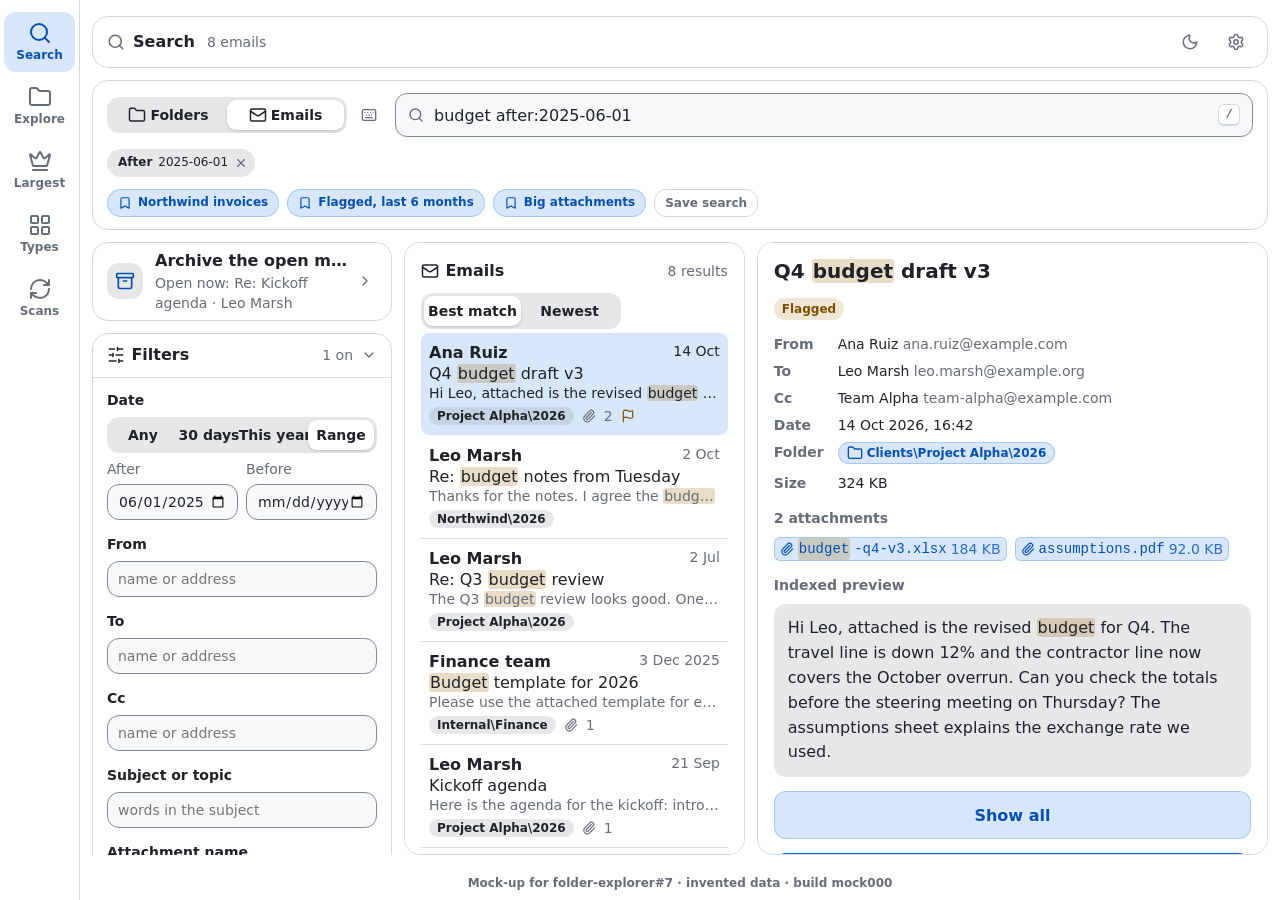
<file: docs/design/unified-app-mockup.html>
<!DOCTYPE html>
<html lang="en">
<head>
<meta charset="utf-8">
<meta name="viewport" content="width=device-width, initial-scale=1, maximum-scale=1, user-scalable=no, viewport-fit=cover">
<meta name="apple-mobile-web-app-status-bar-style" content="default">
<meta name="theme-color" content="#ffffff" media="(prefers-color-scheme: light)">
<meta name="theme-color" content="#0d1117" media="(prefers-color-scheme: dark)">
<title>Folder explorer mock-up</title>
<script>
  (function () {
    var app = 'fe7-mockup';
    var root = document.documentElement;
    var theme = null;
    var size = null;
    try {
      theme = localStorage.getItem(app + '.theme');
      size = localStorage.getItem(app + '.textsize');
    } catch (e) {}
    var dark = theme ? theme === 'dark'
      : window.matchMedia('(prefers-color-scheme: dark)').matches;
    root.dataset.theme = dark ? 'dark' : 'light';
    root.dataset.textsize = size === 'small' || size === 'large' ? size : 'default';
  })();
</script>
<style>
/* ---- tokens.css (folder-explorer, inlined) ---- */
/* Fleet design tokens, transcribed from ~/.claude/design.md (light) and design.dark.md (dark).
   Values only; every component reads them by name. /design-sync reports drift. */
:root {
  --bg: #ffffff;
  --card: #ffffff;
  --card-off: #f6f8fa;
  --card-2: #f6f8fa;
  --ink: #1f2328;
  --muted: #656d76;
  --line: #d1d9e0;
  --line-muted: #d8dee4;
  --accent: #0969da;
  --accent-fg: #ffffff;
  --accent-fill: #0969da;
  --accent-text: #0550ae;
  --control-border: #818b98;
  --deficit: #cf222e;
  --success: #1a7f37;
  --shadow: 0 8px 24px rgba(31, 35, 40, 0.12);
  --tabbar-bg: rgba(255, 255, 255, 0.62); --tabbar-border: rgba(0, 0, 0, 0.08);
  --tabbar-pill: rgba(0, 0, 0, 0.07); --tabbar-shadow: 0 8px 28px -6px rgba(20, 24, 40, 0.2), 0 1px 4px rgba(20, 24, 40, 0.06);
  --danger-text: #a40e26;
  --attention: #9a6700;
  --attention-text: #7d4e00;
  --tile-green: #1f883d;
  --tile-blue: #0969da;
  --tile-purple: #8250df;
  --tile-orange: #bc4c00;
  --tile-yellow: #bf8700;
  --input-bg: var(--card-off);
  --toggle-knob: #ffffff;
  --accent-soft: color-mix(in srgb, var(--accent) 16%, transparent);
  --accent-border-soft: color-mix(in srgb, var(--accent) 24%, transparent);
  --accent-border-strong: color-mix(in srgb, var(--accent) 28%, transparent);
  --neutral-soft: color-mix(in srgb, var(--muted) 16%, transparent);
  --radius-sm: 8px;
  --radius-md: 12px;
  --radius: 16px;
  --radius-pill: 9999px;
  --radius-nav: 30px;
  --space-xs: 4px;
  --space-sm: 8px;
  --space-md: 16px;
  --space-lg: 24px;
  --space-xl: 32px;
  --gap: 12px;
  --hit-min: 44px;
  --row-sm: 44px;
  --row-md: 52px;
  --row-lg: 60px;
  --control-h: 36px;
  --layout-measure: 772px;
  --layout-rail: 80px;
  --font: system-ui, -apple-system, "Segoe UI", Roboto, sans-serif;
  --font-heading-xl: 2rem;
  --font-heading-lg: 1.5rem;
  --font-heading-md: 1.25rem;
  --font-body: 1rem;
  --font-body-sm: 0.875rem;
  --font-label: 0.875rem;
  --font-caption: 0.75rem;
  --icon-inline: 16px;
  --icon-title: 18px;
  --icon-feature: 24px;
  --tile-size: 48px;
  color-scheme: light dark;
}
[data-theme="dark"] {
  --bg: #0d1117;
  --card: #161b22;
  --card-off: #010409;
  --card-2: #21262d;
  --ink: #e6edf3;
  --muted: #7d8590;
  --line: #30363d;
  --line-muted: #21262d;
  --accent: #2f81f7;
  --accent-fg: #ffffff;
  --accent-fill: #1f6feb;
  --accent-text: #58a6ff;
  --control-border: #6e7681;
  --deficit: #f85149;
  --success: #3fb950;
  --shadow: 0 8px 24px rgba(1, 4, 9, 0.6);
  --tabbar-bg: rgba(42, 45, 52, 0.55); --tabbar-border: rgba(255, 255, 255, 0.14);
  --tabbar-pill: rgba(255, 255, 255, 0.14); --tabbar-shadow: 0 10px 30px -6px rgba(0, 0, 0, 0.6);
  --danger-text: #ff7b72;
  --attention: #d29922;
  --attention-text: #e3b341;
  --tile-green: #238636;
  --tile-blue: #1f6feb;
  --tile-purple: #8957e5;
  --tile-orange: #bd561d;
  --tile-yellow: #9e6a03;
  --input-bg: var(--line-muted);
  --toggle-knob: #ffffff;
}

/* ---- _vendored/base/base.css (folder-explorer, inlined) ---- */
/* Fleet base — the element-level rules every other component assumes.
 *
 * VENDORED VERBATIM from project-scaffolding. Do NOT edit this file per-app:
 * per-app variation is markup and token values only.
 *
 * Form controls do not inherit type or ink from the page: the UA stylesheet
 * gives button/input/select/textarea their own font (Arial at 13.33px on
 * Windows Chrome; the system font on iOS and Android, which is why it only
 * shows on desktop) and a system text color. An app that sets its font stack
 * on `body` alone renders every bare control, and every row built as a
 * <button>, in a second typeface. This pulls the
 * app's font (family, size, weight, style) and text color onto every
 * control, classed or bare.
 *
 * line-height stays at the UA's `normal`: the shorthand would also inherit
 * the body's (often 1.5), which grows every padded control's box (the nav
 * tab 34 -> 40px, button-tint 48 -> 52px in the gallery). The fix is the
 * typeface, not the geometry; a component that wants the body's
 * line-height sets it on its own class, as button-primary does.
 *
 * Element selectors only (specificity 0,0,1), so any component class
 * overrides them without a fight. Load this file before every other
 * stylesheet.
 */

button,
input,
select,
textarea {
  font: inherit;
  line-height: normal;
  color: inherit;
}

/* A bare control (no class) is a tap target on a touch device, so it takes the
 * 44px floor with real height: an <input> or <select> has no ::before to grow.
 * A classed control owns its own geometry, and `:where()` keeps this at zero
 * specificity. A <select> takes `height` because iOS ignores `min-height` on
 * one; a checkbox, radio, range and the like keep their native size. */
@media (pointer: coarse) {
  :where(
    button:not([class]),
    input:not([class]):not([type="checkbox"], [type="radio"], [type="range"], [type="hidden"], [type="file"], [type="color"])
  ) {
    box-sizing: border-box;
    min-height: var(--row-sm, 44px);
  }
  :where(select:not([class])) {
    box-sizing: border-box;
    height: var(--row-sm, 44px);
  }
}

/* ---- _vendored/card/card.css (folder-explorer, inlined) ---- */
/* Fleet card — the base content group (design.md v2 "Component contracts").
 *
 * VENDORED VERBATIM from project-scaffolding. Do NOT edit this file per-app:
 * per-app variation is markup and token values only. Normalized from
 * the polish-round reference implementation.
 *
 * Contract: an elevated surface one step above the canvas — surface color +
 * hairline border, no shadow (rounded.lg corners, spacing.md padding). The
 * header is one row: leading title-size glyph + bold title + optional muted
 * meta, with a right-pinned chevron or meta value.
 */

.card {
  background: var(--card);
  border: 1px solid var(--line);
  border-radius: var(--radius);
  color: var(--ink);
  padding: var(--space-md);
}

/* Header row: title cluster left, meta/affordance pinned right. */
.card-head {
  display: flex;
  align-items: center;
  justify-content: space-between;
  gap: var(--space-sm);
}
.card-title {
  display: inline-flex;
  align-items: center;
  gap: 0.4em;
  margin: 0;
  font-size: var(--font-body);
  font-weight: 700;
  min-width: 0;
}
.card-title .icon { width: var(--icon-title); height: var(--icon-title); }
/* Right-pinned meta value (a count, a status word, a chevron). */
.card-head-meta {
  flex: none;
  color: var(--muted);
  font-size: var(--font-label);
}
/* Muted secondary line under the header. */
.card-meta {
  margin: 6px 0 0;
  color: var(--muted);
  font-size: var(--font-caption);
}

/* ---- _vendored/button/button.css (folder-explorer, inlined) ---- */
/* Fleet button — the four-tier action vocabulary (design.md v2 "Component
 * contracts" and the fleet button-tier sweep).
 *
 * VENDORED VERBATIM from project-scaffolding. Do NOT edit this file per-app:
 * per-app variation is markup and token values only. Each tier's declarations
 * are lifted verbatim from the fleet's one shipped reference per tier — the
 * button-tier sweep found a deterministic CSS parse of
 * ~135 button rule variants across 7 apps: the only button ever vendored
 * (.detail-save-btn, embedded in this repo's modal.css) was byte-identical
 * everywhere, while every non-vendored recipe had drifted (one app's
 * .big-btn became a solid primary, another's .ghost-btn became a
 * tint). This file generalizes the reference recipes out of their per-app
 * homes so the drift stops:
 *   - .button-primary        <- the former modal.css .detail-save-btn (this
 *                                repo); the modal now links this file and
 *                                keeps only its footer width:100%. Holds the
 *                                spec's 48px height, never --control-h.
 *   - .button-tint            <- the reference .big-btn recipe
 *   - .button-ghost           <- the fleet-majority .ghost-btn recipe
 *                                (the same shape in two apps, with minor
 *                                padding variance)
 *   - .button-surface         <- the .shaded-btn recipe, core only — the app's
 *                                own opacity-based :disabled and the
 *                                --accent tinted "dirty state" modifier are
 *                                per-app extras, not part of the base tier
 *   - :disabled (all tiers)   <- the reference
 *                                .detail-save-btn:disabled
 *                                — one recipe, both
 *                                themes, never opacity on a solid fill
 *   - .button-tint.danger     <- the outlined destructive recipe (design.md
 *                                "Component contracts");
 *                                the class keeps its old name so consuming
 *                                apps' markup survives a re-vendor, only the
 *                                look changed
 *
 * Contract: button-primary is the one main action per view (solid accent).
 * button-tint is secondary emphasis (accent-soft fill, accent text, soft
 * accent border) — a tint is NOT a ghost. button-ghost is a quiet tertiary
 * action: TRANSPARENT fill on a hairline border, muted text — never a
 * tinted fill. button-surface is a labelled toolbar/utility button at the
 * control height; a glyph-only control is not a tier here but its own
 * component, icon-button/ (unpainted at rest). Every tier shares the one button-disabled recipe (flat
 * card-off / line / muted trio — 4.93:1 light, 4.08:1 dark; see the disabled rule). A destructive action
 * is OUTLINED on `.danger` (transparent fill, danger-text label, --deficit
 * hairline border) — never a fill or tint, the final Delete of a confirm
 * dialog included (measured as COMP-08); status colors
 * never fill a non-status button.
 *
 * No :focus-visible rule here — the app-wide tokenized ring
 * (`:focus-visible { outline: 2px solid var(--accent); outline-offset: 2px }`)
 * already covers every interactive element (design.md's focus contract); a
 * component-local rule would just duplicate it.
 */

.button-primary {
  min-height: 48px;   /* spec value (design.md components.button-primary);
                          the modal's footer primary inherits it. */
  border: 1px solid var(--accent-border-strong);
  border-radius: var(--radius-md);
  background: var(--accent-fill);
  color: var(--accent-fg);
  font: inherit;
  font-weight: 700;
  cursor: pointer;
}

.button-tint {
  background: var(--accent-soft);
  color: var(--accent-text);
  border: 1px solid var(--accent-border-soft);
  border-radius: var(--radius-md);
  padding: 13px;
  min-height: 48px;
  font: inherit;
  line-height: normal;
  font-size: var(--font-body);
  font-weight: 700;
  cursor: pointer;
}
.button-tint:active { transform: scale(0.98); }

/* Destructive = the outlined recipe (design.md): the tint's
   shape (padding, 48px, bold) with the fill and accent border taken off.
   Transparent on the hairline, label in --danger-text, border in --deficit.
   Label contrast over the card (the e2e test asserts >= 4.5:1 in both themes):
   light #a40e26 on #ffffff 7.87:1; dark #ff7b72 on #161b22 6.86:1. The
   --deficit border clears 3:1 for a UI boundary (light 5.36:1, dark 5.16:1).
   The class name stays `.button-tint.danger` so existing markup keeps working;
   only the look changed from the former --deficit-soft tint. */
.button-tint.danger {
  background: transparent;
  color: var(--danger-text);
  border-color: var(--deficit);
}

.button-ghost {
  position: relative;
  background: transparent;
  color: var(--muted);
  border: 1px solid var(--line);
  min-height: var(--control-h);
  padding: 6px 10px;
  font: inherit;
  line-height: normal;
  font-size: var(--font-caption);
  font-weight: 600;
  border-radius: var(--radius-md);
  cursor: pointer;
}

.button-surface {
  position: relative;
  /* The control fill (--input-bg): card-off in light, border-muted (#21262d)
     in dark, never true black on a dark card. */
  background: var(--input-bg, var(--card-off));
  border: 1px solid var(--line);
  border-radius: var(--radius-md);
  height: var(--control-h);
  padding: 0 10px;
  color: var(--muted);
  font: inherit;
  line-height: normal;
  font-size: var(--font-label);
  font-weight: 600;
  cursor: pointer;
}
/* Dark label is fg (12.88:1 on the control fill); fg-muted would be 4.08:1
   Sits before the disabled rule so that stays muted. */
[data-theme="dark"] .button-surface { color: var(--ink); }

/* Both sit at the 36px control height; this grows the tap target to 44px
 * vertically (36 + 2x4) without inflating the visual button. Vertical only, so
 * side-by-side buttons never overlap. */
.button-ghost::before,
.button-surface::before { content: ""; position: absolute; inset: -4px 0; }

/* One disabled recipe for every tier, both themes:
   opacity on a solid fill blends sub-AA either way; the flat card-off/line/
   muted trio reads identically greyed-out in both themes. Measured muted-on-
   fill: 4.93:1 light, 4.08:1 dark, so dark is under the 4.5:1 AA text bar.
   Accepted: WCAG 2.2 SC 1.4.3 exempts text in an inactive UI component.
   Do not raise the colours without the owner.
   The fill is the control fill (--input-bg): card-off in light, border-muted
   (#21262d) in dark, never true black on a dark card. */
.button-primary:disabled,
.button-tint:disabled,
.button-ghost:disabled,
.button-surface:disabled {
  background: var(--input-bg, var(--card-off));
  border-color: var(--line);
  color: var(--muted);
  cursor: default;
}

/* ---- _vendored/icon-button/icon-button.css (folder-explorer, inlined) ---- */
/* Fleet icon button — the glyph-only control (design.md "Component contracts"
 * → icon button).
 *
 * VENDORED VERBATIM from project-scaffolding. Do NOT edit this file per-app:
 * per-app variation is markup and token values only. Normalized from
 * a shipped `.icon-btn`, the fleet's
 * one app-wide icon button, generalized: the box and the target floor are
 * read through fallbacks so the file depends on tokens only.
 *
 * Contract: a glyph on nothing. No fill, border or shadow at rest, one glyph
 * size (--icon-inline, 16px), and hover / press change the glyph colour only
 * (hover -> --ink; aria-pressed="true" -> --accent-text; disabled -> a faint
 * --line glyph, default cursor), so the control never reads as a painted
 * square. A destructive one (`.danger`) stays quiet until hovered, then takes
 * the danger tone. It is NOT `button-surface` — that stays the labelled
 * utility tier (button/).
 *
 * Target: the box is invisible and sized by --icon-btn-box (default 28px,
 * whatever box a context picks); its ::before grows it to the --hit-min floor
 * (44px). Two side by side sit in `.icon-button-group`, whose gap is
 * hit-min minus box, so their effective targets touch and never overlap.
 * A box at or above the floor needs no expansion (the inset clamps to 0).
 *
 * No :focus-visible rule here — the app-wide tokenized ring
 * (`:focus-visible { outline: 2px solid var(--accent); outline-offset: 2px }`)
 * already covers every interactive element (design.md's focus contract); a
 * component-local rule would just duplicate it.
 */

.icon-button {
  position: relative;
  flex: none;
  display: inline-flex;
  align-items: center;
  justify-content: center;
  width: var(--icon-btn-box, 28px);
  height: var(--icon-btn-box, 28px);
  padding: 0;
  border: 0;
  border-radius: var(--radius-sm, 8px);
  background: transparent;
  box-shadow: none;
  color: var(--muted);
  font: inherit;
  line-height: normal;
  cursor: pointer;
}
/* The invisible 44px target: (box - hit-min) / 2 is negative for a compact
 * box, growing the hit area outward on every side; clamped at 0 so a box
 * already at the floor is not shrunk. */
.icon-button::before {
  content: "";
  position: absolute;
  inset: min(0px, calc((var(--icon-btn-box, 28px) - var(--hit-min, 44px)) / 2));
}
.icon-button .icon {
  width: var(--icon-inline);
  height: var(--icon-inline);
}

/* States change the glyph colour only — never a fill. */
.icon-button:not(:disabled):hover { color: var(--ink); }
.icon-button.danger:not(:disabled):hover { color: var(--danger-text); }
.icon-button[aria-pressed="true"] { color: var(--accent-text); }
.icon-button:disabled { color: var(--line); cursor: default; }

/* Neighbouring icon buttons: the gap is the two expansions together
 * (hit-min - box), so the effective targets touch and never overlap. Set
 * --icon-btn-box on the group (or an ancestor), not on one button, so the
 * gap and the boxes read the same value. */
.icon-button-group {
  display: inline-flex;
  align-items: center;
  gap: max(0px, calc(var(--hit-min, 44px) - var(--icon-btn-box, 28px)));
}

/* ---- _vendored/segmented/segmented.css (folder-explorer, inlined) ---- */
/* Fleet segmented control — one exclusive choice among 2-5 peers (design.md
 * "Component contracts" -> segmented control).
 *
 * VENDORED VERBATIM from project-scaffolding. Do NOT edit this file per-app:
 * per-app variation is markup and token values only. Normalized from
 * a shipped `.segmented`, plus its trailing cluster.
 *
 * Contract: one rounded.md track on neutral-soft with a 3px inset and no outer
 * border, holding equal borderless segments. The SELECTED SEGMENT IS THE
 * STATE: raised (card in light, a step above the track in dark) with a soft
 * shadow, aria-pressed="true".
 * The state is never a colour, so an armed mode is not red, and never a
 * sentence above faded options. Every label is fg on the track (12.8:1 light,
 * 11.9:1 dark); fg-muted there is 4.3:1 light and 3.8:1 dark, under AA, so a
 * segment that cannot apply now keeps its fg label and says so through
 * `disabled`, its title and the cursor, never opacity.
 *
 * Targets: segments are adjacent, so each reaches the 44px floor (--row-sm)
 * vertically only and never overlaps a neighbour. A picker (period, view,
 * text size) keeps the control height and grows a vertical-only ::before
 * band; verbs that act on the world (`.segmented--verbs`) get the real 44px
 * row. Width comes from the equal columns: five or fewer options across a
 * phone-width card are each well over 44px. More than five options, or
 * options that are not peers, are a select-native instead (README).
 *
 * The component carries no outer margin; the caller places it.
 */

.segmented {
  /* The segment's own height: the track is this plus the 3px inset twice. */
  --segmented-h: calc(var(--control-h) - 6px);
  display: grid;
  grid-auto-flow: column;
  grid-auto-columns: minmax(0, 1fr);
  min-width: 0;
  padding: 3px;
  border-radius: var(--radius-md);
  background: var(--neutral-soft);
}

.segmented-item {
  position: relative;
  display: inline-flex;
  align-items: center;
  justify-content: center;
  gap: var(--space-xs);
  min-width: 0;
  height: var(--segmented-h);
  padding: 0 4px;
  border: 0;
  border-radius: calc(var(--radius-md) - 3px);
  background: transparent;
  color: var(--ink);
  font: inherit;
  line-height: normal;
  font-size: var(--font-label);
  font-weight: 600;
  white-space: nowrap;
  cursor: pointer;
}
/* The vertical-only band to the 44px floor: (segment - floor) / 2, clamped
 * at 0 so a segment already at the floor is not shrunk. Horizontal stays 0,
 * so neighbouring bands touch and never overlap. */
.segmented-item::before {
  content: "";
  position: absolute;
  inset: min(0px, calc((var(--segmented-h) - var(--row-sm)) / 2)) 0;
}
.segmented-item .icon {
  width: var(--icon-title);
  height: var(--icon-title);
}
.segmented-item:not(:disabled):not([aria-pressed="true"]):hover {
  background: color-mix(in srgb, var(--muted) 10%, transparent);
}
.segmented-item:active:not(:disabled) { transform: scale(0.96); }

/* The selected segment: raised on the card surface. The raise (fill plus
 * shadow), not a hue, is what says which one is on. */
.segmented-item[aria-pressed="true"] {
  background: var(--card);
  box-shadow: 0 1px 3px rgba(0, 0, 0, 0.18);
}
/* Dark: `card` is darker than the track (the track is a muted tint over the
 * card), so the card fill would read pressed in, not raised. The selection takes the same muted
 * tint at 30% over the card, a step above the track's 16%: computed to be
 * lighter than the track on the card, on the page background and on a raised
 * surface, and the fg label on it is 9.6:1 (AA is 4.5:1; the gallery test
 * asserts it). It is built from `--muted` and `--card` only, so no extra
 * token is needed; `--card-2` is not used, because over a card the track
 * (#262c34) is lighter than `--card-2` (#21262d). Light is unchanged. */
[data-theme="dark"] .segmented-item[aria-pressed="true"] {
  background: color-mix(in srgb, var(--muted) 30%, var(--card));
}

/* Unavailable keeps the fg label (see the header); the cursor says it. */
.segmented-item:disabled { cursor: not-allowed; }
.segmented-item[aria-pressed="true"]:disabled { cursor: default; }

/* Verbs that act on the world (an alarm mode, a blind's Up / Stop / Down):
 * the real 44px track, so the band only covers the 3px inset. */
.segmented--verbs { --segmented-h: calc(var(--row-sm) - 6px); }

/* ---- _vendored/select-native/select-native.css (folder-explorer, inlined) ---- */
/* Fleet select-native — the native <select> at the control height (design.md
 * v2 `control` component token, "Component contracts").
 *
 * VENDORED VERBATIM from project-scaffolding. Do NOT edit this file per-app:
 * per-app variation is markup and token values only. Normalized from
 * a shipped `.select-native`.
 *
 * Contract: a native <select> sized to `control` (36px) so a row of inline
 * controls (select / input / toggle) lines up on one line — canvas-subtle
 * fill, hairline border, rounded.md corners, label-size text.
 *
 * iOS gotcha (why this uses `height`, not `min-height`): iOS Safari IGNORES
 * `min-height` on a bare <select> and renders it at its stubby intrinsic
 * height. The height must come from an explicit `height` (respected) — never
 * `min-height`, and never a padding-derived height (that drifts off the 36px
 * `control` lockstep). This is the one place per-app selects kept rendering
 * stubby before the recipe was written down once here.
 *
 * `font: inherit` pulls the app's type system onto the control — UA
 * stylesheets otherwise give form controls their own platform font (Arial on
 * Windows Chrome), the off-brand-control root cause.
 * It sits before `font-size` (the shorthand resets it) and is paired with
 * `line-height: normal` so the control keeps its UA box.
 * `.input-native` (the text input in a modal row) shares this one recipe so
 * a select and an input line up on one line; the modal component links this
 * file rather than re-declaring it.
 */

.input-native,
.select-native {
  height: var(--control-h);
  font: inherit;
  line-height: normal;
  font-size: var(--font-label);
  padding: 0 10px;
  border-radius: var(--radius-md);
  border: 1px solid var(--control-border);
  background: var(--input-bg);
  color: var(--ink);
}

/* On a touch device the select takes real 44px height (design.md "Touch
 * targets"): a native <select> has no ::before to grow its hit area. Explicit
 * `height`, as above, because iOS ignores `min-height` on one. */
@media (pointer: coarse) {
  .input-native,
  .select-native { height: var(--row-sm, 44px); }
}

/* ---- _vendored/switch/switch.css (folder-explorer, inlined) ---- */
/* Fleet switch — the one boolean control (design.md v2 `switch` token block).
 *
 * VENDORED VERBATIM from project-scaffolding. Do NOT edit this file per-app:
 * per-app variation is markup and token values only. Normalized from
 * a shipped switch (it replaced every
 * native checkbox with this control — one boolean control app-wide).
 *
 * shadcn Switch shape: a compact 44x26 track + 20px sliding thumb, no text
 * label — state is read from thumb position + track color; role="switch" +
 * aria-checked carry it for assistive tech. The on-track is the ACCENT
 * (accent-fill, design.md `switch.trackOn`), never green: a switch sits in the
 * same palette as the buttons and tabs beside it. A STATE toggle (alarm armed,
 * a destructive mode) may substitute danger / attention in the app's own
 * markup where that state carries its own meaning; success is never an
 * on-colour.
 */

.toggle {
  position: relative;
  flex: none;
  align-self: center;
  display: inline-flex;
  align-items: center;
  width: 44px;                 /* switch.width */
  height: 26px;                /* switch.height */
  background: var(--control-border);   /* switch.trackOff */
  border: none;
  border-radius: var(--radius-pill);
  padding: 3px;
  font: inherit;
  line-height: normal;
  cursor: pointer;
  transition: background 0.15s ease;
}
/* The track stays 26px visually; the ::before extends the tap target to the
   44px floor vertically (26 + 2x9 = 44) — width is already 44px. */
.toggle::before { content: ""; position: absolute; inset: -9px 0; }

.toggle .knob {
  width: 20px;                 /* switch.thumbSize */
  height: 20px;
  border-radius: 50%;
  background: var(--toggle-knob);
  box-shadow: 0 1px 3px rgba(0, 0, 0, 0.3);
  transition: transform 0.15s ease;
}

/* No visual text label — role="switch" + aria-checked carry the state. */
.toggle-label { display: none; }

.toggle.on { background: var(--accent-fill); }   /* switch.trackOn */
.toggle.on .knob { transform: translateX(18px); }

.toggle:disabled {
  cursor: default;
  opacity: 0.55;
}

/* ---- _vendored/modal/modal.css (folder-explorer, inlined) ---- */
/* Fleet editor modal — the <dialog> shell (design.md v2 "Component contracts"
 * + the modal token block).
 *
 * VENDORED VERBATIM from project-scaffolding. Do NOT edit this file per-app:
 * per-app variation is markup and token values only. Normalized from
 * a shipped editor shell that several
 * unrelated editors in one app all share. Every iOS rule below is
 * on-device-validated; do not "simplify"
 * them away.
 *
 * Requires select-native.css (.input-native/.select-native, the shared 36px
 * inline control), button.css (.button-primary) and icon-button.css (the
 * close's `.icon-button`) linked alongside — the recipes live there once, not
 * re-declared here.
 *
 * Contract: heading-lg title + an unpainted 34px × close (modal.closeSize,
 * an `.icon-button`) with a 44px effective hit area; label/value rows at
 * 12px 0 on a top-border divider, value control >= 55%; exactly one
 * full-width primary button, whose disabled state is button's one recipe
 * (4.93:1 light, 4.08:1 dark; see button.css);
 * the nav hides while the dialog is open; top-anchored on mobile so it never
 * jumps on open/close.
 */

.detail-dialog {
  border: none;
  border-radius: var(--radius);
  padding: 0;
  width: min(440px, 92vw);
  /* Cap to the viewport and scroll the card *inside* the dialog so a tall
     modal never spills past the screen and drags the page behind it (iOS
     Safari leaves the document scrollable behind a <dialog> that overflows
     the viewport). overscroll-behavior keeps the touch
     from chaining to the body once the card hits its scroll end. */
  max-height: 92vh;
  max-height: 92dvh;
  overflow: auto;
  overscroll-behavior: contain;
  background: transparent;
}
.detail-dialog::backdrop { background: rgba(0, 0, 0, 0.5); }

/* Top-anchor on mobile instead of the UA's vertical auto-centering:
   the UA centering math doesn't reliably track the
   true visual viewport across a dialog open/close on iOS, leaving an
   asymmetric gap near the (hidden) floating nav. Anchor `top` with the same
   safe-area technique the nav uses; `margin-bottom: auto` absorbs the rest.
   Desktop keeps the UA-centered behaviour untouched. */
@media (pointer: coarse) and (max-width: 520px) {
  .detail-dialog {
    margin: calc(env(safe-area-inset-top, 0px) + var(--space-lg)) auto auto;
    max-height: calc(100vh - env(safe-area-inset-top, 0px) - env(safe-area-inset-bottom, 0px) - var(--space-lg) - var(--gap));
    max-height: calc(100dvh - env(safe-area-inset-top, 0px) - env(safe-area-inset-bottom, 0px) - var(--space-lg) - var(--gap));
  }
}

/* Lock the page while any modal is open so the background can't scroll
   behind it. Global, not media-gated: a centred
   desktop modal shouldn't scroll its backdrop either. */
body:has(dialog[open]) { overflow: hidden; }

/* The card inside the dialog. */
.detail-card {
  background: var(--card);
  border-radius: var(--radius);
  color: var(--ink);
  padding: 18px;
}

/* Header: heading-lg title left, close button right. The close is an
   `.icon-button` (design.md; icon-button/) — the markup
   carries both classes and icon-button.css owns the unpainted box, the glyph
   states and the invisible 44px target. Only the modal specifics live here:
   the 34px box and the title-size glyph. */
.detail-header {
  display: flex;
  align-items: center;
  justify-content: space-between;
  margin-bottom: 10px;
}
.detail-header h2 { margin: 0; font-size: var(--font-heading-lg); }
/* A title that takes focus on open (`<h2 tabindex="-1" autofocus>`: the
   keyboard stays down and the sheet is announced) is not a control, so the
   app-wide `:focus-visible` ring round it reads as a stray selection.
   Only that programmatically focusable title is
   quieted; every control in the dialog keeps its ring. */
dialog h2[tabindex="-1"]:focus,
dialog h2[tabindex="-1"]:focus-visible { outline: none; }
/* 34px is below the 44px tap floor (design.md "Touch targets"); icon-button's
   ::before grows the hit area invisibly (34 + 2*5 = 44) rather than inflating
   the visual button. */
.detail-close { --icon-btn-box: 34px; /* modal.closeSize */ }
/* Two classes + .icon, so the title-size glyph beats icon-button's 16px
   `.icon` whatever the link order. */
.detail-header .detail-close .icon { width: var(--icon-title); height: var(--icon-title); }

/* Label/value rows: label left, control right (>= 55%), top-border divider.
   The label is the row's first `span` child; any other span (a muted note,
   a fix-it line) keeps its own colour and weight. */
.detail-card .row {
  display: flex;
  align-items: center;
  justify-content: space-between;
  gap: 12px;
  padding: 12px 0;            /* modal.rowPadding */
  border-top: 1px solid var(--line);
}
.detail-card .row > span:first-child { color: var(--ink); font-weight: 600; }
.detail-card .row .select-native,
.detail-card .row .input-native { min-width: 55%; }

/* Footer: sticky action bar + exactly one full-width primary. */
.detail-actions {
  position: sticky;
  bottom: 0;
  margin: 14px -18px -18px;
  padding: 12px 18px;
  background: var(--card);
  border-top: 1px solid var(--line);
  border-radius: 0 0 var(--radius) var(--radius);
}
/* The footer primary is `button-primary` (button.css — design.md
   modal.primaryButton: the spec's 48px, never --control-h; the
   disabled recipe lives there too); the modal only
   stretches it to the full footer width. */
.detail-save-btn { width: 100%; }

/* ---- _vendored/home-head/home-head.css (folder-explorer, inlined) ---- */
/* Fleet home-head — the home-only header card (design.md v2 "Component
 * contracts"; pairs with the theme-toggle contract, "Theme switching").
 *
 * VENDORED VERBATIM from project-scaffolding. Do NOT edit this file per-app:
 * per-app variation is markup and token values only. Normalized from
 * a shipped weather-tile shape (its `.weather-tile` +
 * `.weather-icon-btn`), generalized into a home-only header card.
 *
 * Contract: ONE row at the disclosure closed-summary geometry (--row-md 52px,
 * 0 14px inset) so it aligns as a peer of the cards below it — a leading
 * title glyph + bold title on the left, an optional inline status that
 * ellipsizes, and the trailing icon actions pinned right: the theme toggle
 * then the Settings gear (design.md `page-header`: always both, on every
 * tab). Everything is vertically centered.
 */

.card.home-head {
  display: flex;
  align-items: center;
  gap: var(--gap);
  min-height: var(--row-md);
  padding: 0 14px;
}

/* Leading glyph + bold title — the standard card-header title, kept on one
 * line so the status/toggle stay in lockstep beside it. */
.home-head .home-title {
  display: inline-flex;
  align-items: center;
  gap: var(--space-sm);
  flex: none;
  font-size: var(--font-body);
  font-weight: 700;
  color: var(--ink);
  white-space: nowrap;
}
.home-head .home-title .icon {
  width: var(--icon-title);
  height: var(--icon-title);
  color: var(--muted);
}

/* Optional inline status — takes the remaining width and ellipsizes so a long
 * status line can never wrap the row or shove the toggle off the edge. */
.home-head .status {
  flex: 1;
  min-width: 0;
  overflow: hidden;
  text-overflow: ellipsis;
  white-space: nowrap;
  color: var(--muted);
  font-size: var(--font-label);
}

/* Exception parts of the live context line (design.md `page-header`: "each part
 * in its tone's *-text"). home-head.js writes one `.head-exception` span per
 * part; the slot itself stays muted for the plain fallback. A neutral or
 * unknown tone has no rule on purpose: it keeps the slot's muted colour. The
 * three-class selector wins over `.status` whatever the link order. */
.home-head .status .head-exception[data-tone="attention"] { color: var(--attention-text); }
.home-head .status .head-exception[data-tone="danger"] { color: var(--danger-text); }

/* Icon-only trailing actions: the theme toggle and the Settings gear, pinned
 * right (the first one's margin-left:auto holds the pair there even when no
 * .status is present). Each is an `.icon-button` (icon-button/, design.md) — the
 * markup carries both classes, and icon-button.css owns the unpainted box, the glyph colour states and the invisible 44px
 * target. This file keeps only the home-head specifics: the 34px box, the
 * placement and the title-size glyph. Neither carries a button tier:
 * `.button-surface` is the labelled utility button, never a glyph.
 *
 * The pair's --gap (12px) is wider than the two 5px target expansions
 * together (44 - 34 = 10), so neighbouring targets never share a tappable
 * pixel. */
.home-head .home-toggle {
  --icon-btn-box: 34px;
  margin-left: auto;
}
/* The second action in the cluster must not also take an auto margin, or the
 * free space splits between the two. */
.home-head .home-toggle + .home-toggle { margin-left: 0; }
/* Three classes, so the title-size glyph beats icon-button's 16px `.icon`
 * whatever the link order. */
.home-head .home-toggle .icon {
  width: var(--icon-title);
  height: var(--icon-title);
}

/* ---- _vendored/action-row/action-row.css (folder-explorer, inlined) ---- */
/* Fleet action-row — a list row that does something (design.md "Component
 * contracts" -> action-row).
 *
 * VENDORED VERBATIM from project-scaffolding. Do NOT edit this file per-app:
 * per-app variation is markup and token values only. Normalized from
 * shipped session rows (the row is one button plus a kebab in its own
 * slot) and the rendered UX audit's proposed row (mock-up A).
 *
 * Contract: tapping the row performs its primary action, so the row's text
 * column is one <button>/<a> (.action-row-main) that fills the row's height.
 * Every other action sits behind ONE trailing 44px kebab, a sibling of the
 * main button so taps never nest. A row may add at most one leading toggle
 * (.action-row-fav) and at most one other visible action (.action-row-verb),
 * only when it is the row's dominant verb. Every visible verb on a row is a
 * plain, unpainted icon-button next to the kebab: no fill and no border at
 * rest, the glyph colour is the only state (owner decision). Run, Live, Wake,
 * Start, Stop, Find all look the same; the glyph and the aria-label say which.
 * The tint and the outlined Stop are retired. Title: body at 600, one line, ellipsized, never
 * broken mid-word; context: one body-sm muted status line that wraps to at most
 * two lines, so its trailing times and counts stay readable. No vertical rules between controls. Other
 * destructive actions live in the row menu, never on the row (the menu is
 * app-side, see README).
 *
 * The accessories are `.icon-button`s (icon-button/): the
 * markup carries both classes and icon-button.css, linked alongside, owns the
 * unpainted box, the glyph states and the target. Here each takes the 44px
 * row box (--icon-btn-box: --row-sm, so the target needs no expansion) and
 * only the row-specific rules below remain: the favorite's glyph swap and the
 * open kebab's accent. The verb needs none: it is an icon-button at the row box.
 *
 * Geometry: the accessories are real 44x44 boxes sitting side by side with no
 * gap, so their hit rectangles touch but never overlap (design.md "Touch
 * targets", adjacent cluster). Heights come from the rows scale: a one-line
 * row is --row-md, a row with a context line is --row-lg.
 *
 * Optional extensions (normalized from a shipped row.js): exactly one leading slot, which may be
 * an avatar (design.md `avatar`) INSIDE the main button, so it is part of the
 * row's tap target, or a check (.action-row-check) as the leading toggle;
 * and, in place of the kebab, exactly one trailing item (.action-row-trail):
 * a switch, a value, a stepper or a segmented verb cluster, a sibling of the
 * main button so a press on it never opens the row's detail sheet. Every
 * rule below that serves them is new and selects only their own classes, so
 * a row without them renders exactly as before.
 */

/* The rows are full-bleed, so the card that holds them drops its padding.
 * Two classes, so it wins over card.css's `.card { padding }` whatever the
 * load order. */
.card.action-list { padding: 0; }

.action-rows {
  list-style: none;
  margin: 0;
  padding: 0;
}

.action-row {
  display: flex;
  align-items: center;
  min-height: var(--row-md);
  padding: 0 4px;
}
.action-row:has(.action-row-meta) { min-height: var(--row-lg); }
/* The display above would otherwise beat the UA's [hidden] rule, and a
 * filtered-out row would stay on screen. */
.action-row[hidden] { display: none; }
.action-row + .action-row { border-top: 1px solid var(--line-muted); }

/* The primary action: the whole text column, stretched to the row's height
 * so the tap target is the row, not the words. */
.action-row-main {
  flex: 1;
  min-width: 0;
  align-self: stretch;
  display: flex;
  flex-direction: column;
  justify-content: center;
  padding: 6px 10px;
  border: 0;
  border-radius: var(--radius-md);
  background: transparent;
  color: inherit;
  font: inherit;
  line-height: normal;
  text-align: left;
  text-decoration: none;
  cursor: pointer;
}
.action-row-main:active { background: var(--accent-soft); }

.action-row-title {
  display: block;
  overflow: hidden;
  text-overflow: ellipsis;
  white-space: nowrap;
  font-size: var(--font-body);
  font-weight: 600;
  line-height: 1.5;
  color: var(--ink);
}
/* The meta is a status line (`<state> · <time> · <count>`), so the tail is the
 * part worth reading and a one-line ellipsis would cut exactly that at phone
 * width (LAYOUT-09). It wraps to at most two lines;
 * the clamp is the safety net for a line that is longer still, and the row
 * grows only when the meta really wraps (min-height stays the rows scale). The
 * title keeps its one line above. `text-overflow` stays so the clamped last line
 * ends in an ellipsis in an engine that ignores the clamp. */
.action-row-meta {
  display: -webkit-box;
  -webkit-box-orient: vertical;
  -webkit-line-clamp: 2;
  line-clamp: 2;
  overflow: hidden;
  overflow-wrap: break-word;
  text-overflow: ellipsis;
  white-space: normal;
  font-size: var(--font-body-sm);
  font-weight: 400;
  line-height: 1.45;
  color: var(--muted);
}

/* A leading avatar sits inside the main button, so the text column moves into
 * an .action-row-text wrapper beside it. Only a main button holding an avatar
 * switches to a row layout. */
.action-row-main:has(> .action-row-avatar) {
  flex-direction: row;
  align-items: center;
  justify-content: flex-start;
  gap: var(--gap);
}
.action-row-text {
  display: flex;
  flex-direction: column;
  justify-content: center;
  flex: 1;
  min-width: 0;
}

/* Avatar (design.md `avatar`): a 36px rounded.md squircle on neutral-soft with
 * one nav-tab-size glyph in fg. It is decoration (the caller marks it
 * aria-hidden); whatever it says, the meta line says too. */
.action-row-avatar {
  position: relative;
  flex: none;
  display: grid;
  place-items: center;
  width: 36px;                 /* avatar.size */
  height: 36px;
  border-radius: var(--radius-md);
  background: var(--neutral-soft);
  color: var(--ink);
}
.action-row-avatar .icon {
  width: var(--bottom-tabs-icon, 20px);    /* icons.size.nav-tab */
  height: var(--bottom-tabs-icon, 20px);
}
/* The corner badge means alive and nothing else: up = connected and running
 * (success), down = should be reachable and is not (danger). No badge when
 * the item is simply off. Ringed in card so it reads cut out. Only the two
 * known values paint, so a stray value can never draw a success dot. */
.action-row-avatar:is([data-badge="up"], [data-badge="down"])::after {
  content: "";
  position: absolute;
  right: -2px;
  bottom: -2px;
  width: 12px;                 /* avatar.badgeSize */
  height: 12px;
  border-radius: 50%;
  background: var(--success);
  box-shadow: 0 0 0 2px var(--card);
}
.action-row-avatar[data-badge="down"]::after { background: var(--deficit); }

/* Accessories: the leading toggle, the dominant verb and the kebab share one
 * 44px square (icon-button's box; the glyph is its 16px --icon-inline). */
.action-row-fav,
.action-row-check,
.action-row-verb,
.action-row-kebab { --icon-btn-box: var(--row-sm); }

/* Check: the other leading toggle (an item got, a step done). An empty circle
 * at rest, a checked one when pressed: the glyph's shape is the channel that
 * reads without hue, and icon-button's pressed colour (accent-text) is the
 * second. The caller flips aria-pressed only. The pressed colour holds under
 * hover (icon-button's hover would otherwise win, and a tap leaves a sticky
 * hover on a phone), as the favorite's does. */
.action-row-check .action-row-check-on { display: none; }
.action-row .action-row-check[aria-pressed="true"],
.action-row .action-row-check[aria-pressed="true"]:not(:disabled):hover {
  color: var(--accent-text);
}
.action-row-check[aria-pressed="true"] .action-row-check-off { display: none; }
.action-row-check[aria-pressed="true"] .action-row-check-on { display: inline-block; }

/* Favorite: an outline star at rest, a filled one when pressed. The fill is
 * the channel that reads without hue (a CSS fill cannot reach the sprite's
 * fill="none" symbols, hence the two glyphs); the caller flips aria-pressed
 * only. `.action-row` in the selectors lifts them above icon-button's own
 * pressed/hover colours whatever the link order. */
.action-row-fav .action-row-fav-on { display: none; }
.action-row .action-row-fav[aria-pressed="true"],
.action-row .action-row-fav[aria-pressed="true"]:not(:disabled):hover {
  color: var(--attention);
}
.action-row-fav[aria-pressed="true"] .action-row-fav-off { display: none; }
.action-row-fav[aria-pressed="true"] .action-row-fav-on { display: inline-block; }

/* The one visible dominant verb (Run on a job row) is a plain icon-button at
 * the 44px square and needs no rule of its own: no fill, no border, glyph
 * colour from icon-button.css (muted at rest, ink on hover). It sits against
 * the kebab with no gap, as the touching targets of an icon-button cluster do.
 * `.action-row-verb--stop` is the retired outlined Stop,
 * kept as an alias that renders identically so an app that still emits it
 * does not break on re-vendoring; new markup omits it. */

.action-row .action-row-kebab[aria-expanded="true"],
.action-row .action-row-kebab[aria-expanded="true"]:not(:disabled):hover {
  color: var(--accent);
}

/* The one trailing item in place of the kebab: a switch (.toggle), a value, a
 * stepper or a segmented verb cluster. The row tap opens the detail sheet,
 * which holds every other action. Inset so its right edge lines up with the
 * text column's left inset (row 4px + this 10px = main's 4px + 10px). The
 * item brings its own 44px target. */
.action-row-trail {
  flex: none;
  margin-right: 10px;
}
/* A value: one tabular figure in fg (a reading, a price, a count). */
.action-row-value {
  color: var(--ink);
  font-size: var(--font-body);
  font-weight: 600;
  font-variant-numeric: tabular-nums;
  white-space: nowrap;
}
/* A verb cluster (Up · Stop · Down, Live · Wake): `.icon-button-group` with no
 * track, each verb a plain icon-button at the 44px row box, so the gap is 0 and
 * the targets touch. */
.action-row-trail.icon-button-group { --icon-btn-box: var(--row-sm); }
/* A segmented mode selector (segmented/ with `segmented--verbs`): the choice
 * has a selected state, so it keeps its track. 44px per segment, so each glyph
 * segment is a real 44x44 target; the cluster sizes to its segments instead of
 * stretching across the row. */
.action-row-trail.segmented { grid-auto-columns: var(--row-sm); }

/* Filter field above a list that can exceed ~12 rows: 44px, a control-border
 * boundary on card, one ring around the whole field on keyboard focus. */
.action-row-filter {
  display: flex;
  align-items: center;
  gap: var(--space-sm);
  height: var(--row-sm);
  margin: var(--gap);
  padding: 0 12px;
  border: 1px solid var(--control-border);
  border-radius: var(--radius-md);
  background: var(--card);
  color: var(--muted);
}
.action-row-filter .icon {
  width: var(--icon-inline);
  height: var(--icon-inline);
}
.action-row-filter input {
  flex: 1;
  min-width: 0;
  height: 100%;
  padding: 0;
  border: 0;
  background: transparent;
  color: var(--ink);
  font: inherit;
  line-height: normal;
  font-size: var(--font-body);
}
.action-row-filter input:focus-visible { outline: none; }
.action-row-filter:focus-within {
  outline: 2px solid var(--accent);
  outline-offset: 2px;
}

/* ---- _vendored/empty-state/empty-state.css (folder-explorer, inlined) ---- */
/* Fleet empty-state block (design.md v2 "Component contracts" + the
 * empty-state token block).
 *
 * VENDORED VERBATIM from project-scaffolding. Do NOT edit this file per-app:
 * per-app variation is markup and token values only. Normalized from
 * a shipped empty state (the canonical
 * block every list/grid that can legitimately render zero items shows instead
 * of a silent blank area or a bare "—").
 *
 * Contract: a centered column — feature-size muted glyph + a one-line reason
 * + an optional single action. `grid-column: 1 / -1` makes it span every
 * column when the container is a grid (inert otherwise).
 */

.empty-state {
  grid-column: 1 / -1;
  display: flex;
  flex-direction: column;
  align-items: center;
  gap: var(--space-sm);
  padding: var(--space-xl) var(--space-md);
  text-align: center;
  color: var(--muted);
}
.empty-state-icon { width: var(--icon-feature); height: var(--icon-feature); color: var(--muted); }
.empty-state-message { margin: 0; font-size: var(--font-body); }

/* The optional action: the quiet secondary look (control fill + hairline),
 * the fill being card-off in light and border-muted in dark so it never sits
 * on true black inside a dark card, never a solid primary — an empty state suggests, it doesn't demand. */
.empty-state-action {
  flex: none;
  width: auto;
  min-width: 96px;            /* empty-state.actionMinWidth */
  min-height: 44px;           /* the touch floor: its one standalone button */
  padding: 8px 20px;
  border: 1px solid var(--line);
  border-radius: var(--radius-md);
  background: var(--input-bg, var(--card-off));
  color: var(--ink);
  font: inherit;
  font-size: var(--font-label);
  font-weight: 600;
  cursor: pointer;
}

/* ---- _vendored/toast/toast.css (folder-explorer, inlined) ---- */
/* Fleet toast (design.md `toast` component + "Async data & feedback").
 *
 * VENDORED VERBATIM from project-scaffolding. Do NOT edit this file per-app:
 * nothing here varies between apps. Normalized from a shipped "Neutral
 * frosted toast". References design
 * tokens only.
 *
 * The one transient message for a user-initiated command. It is the nav bar's
 * glass (same fill, hairline and blur), centred above the floating nav. Only a
 * real error tints; success, info and warning stay neutral.
 */

.toast {
  position: fixed;
  left: 50%;
  /* Sits `toast.offsetAboveNav` (8px) above the floating nav so the nav never
     hides it. The nav geometry comes from nav-tabs.css's own canonical
     var(..., fallback) defaults, spelled the same way, so an app that leaves
     the --bottom-tabs-* tokens undefined still lands on the right line. */
  bottom: calc(
    var(--bottom-tabs-height, 61px) + var(--bottom-tabs-margin, 21px) * 2 +
    env(safe-area-inset-bottom, 0px) + 8px
  );
  transform: translateX(-50%);
  background: var(--tabbar-bg);
  -webkit-backdrop-filter: blur(20px) saturate(1.25);
  backdrop-filter: blur(20px) saturate(1.25);
  border: 1px solid var(--tabbar-border);
  color: var(--ink);
  /* `width: max-content` is load-bearing: with `left: 50%` and no `right`, a
     shrink-to-fit box's available width is only the 50vw from the anchor to
     the viewport edge, so the text wrapped at half the screen and `max-width`
     never bound. Sizing to the content first makes `max-width` a real ceiling:
     one line whenever the message fits, and only then a wrap. `balance` splits
     a message that does wrap evenly, instead of a crammed line plus an orphan
     word. */
  width: max-content;
  max-width: min(calc(100vw - 24px), 560px);
  padding: 12px 18px;
  border-radius: var(--radius-md);
  font-size: var(--font-label);
  font-weight: 700;
  line-height: 1.5;
  text-align: center;
  text-wrap: balance;
  box-shadow: var(--shadow, 0 10px 34px rgba(0, 0, 0, 0.5));
  /* Above every overlay (a full-screen terminal, a modal backdrop): a transient
     message raised while one is open must not render behind it. */
  z-index: 400;
}

.toast[hidden] {
  display: none;
}

/* The only tinted variant: a real error. An opaque `danger`-over-black fill,
   `danger` border, `accent-fg` text. There is deliberately no success rule.
   Opaque and darkened on purpose: white text on `danger` itself is 3.35:1 in
   dark, and a translucent fill lets the page ground behind the toast pull the
   contrast under 4.5:1 (2.55:1 over a white page). 75% danger / 25% black
   keeps white text above 4.5:1 in both themes whatever is behind it
   (tests/test_toast_contrast.py). */
.toast.error {
  background: color-mix(in srgb, var(--deficit) 75%, black);
  border-color: var(--deficit);
  color: var(--accent-fg);
}

/* ---- _vendored/page-foot/page-foot.css (folder-explorer, inlined) ---- */
/* Fleet page-foot — the build-identity footer (design.md v2 "Component
 * contracts").
 *
 * VENDORED VERBATIM from project-scaffolding. Do NOT edit this file per-app:
 * per-app variation is markup and token values only. Normalized from
 * a shipped stylesheet.
 *
 * Contract: a centered, quiet footer line showing which build the PWA is
 * running — the difference between "the tray restarted" and "the *new*
 * build is live" (project-scaffolding's "Build-identity footer" convention).
 *
 * Self-contained: the readout pins its own typeface instead of inheriting it,
 * so the line renders identically under any app's body or container font.
 * It is the design.md `caption` type (system-ui, 0.75rem, 600, 1.1) with
 * tabular numerals, so a rebuilt timestamp never shifts width. `font` is the
 * shorthand on purpose: it also resets style, stretch, kerning and variant
 * features an app might set on a container. Family and weight are literal
 * because design.md names them per type style, not as tokens, and an app's
 * own `--font` is exactly what must not leak in.
 *
 * Position: the footer is the last child of the content wrapper (`.app`), at
 * the end of each tab's content. It adds block margin only; the space that
 * clears the bottom-tab fade and pill is the nav's `--nav-bottom-reserve` on
 * that wrapper, so the footer adds none of its own.
 */

.page-foot {
  display: block;
  box-sizing: border-box;
  padding: 0;
  margin: var(--space-md, 16px) var(--space-xs, 4px);
  text-align: center;
  font: 600 var(--font-caption, 0.75rem) / 1.1 system-ui, -apple-system, "Segoe UI", sans-serif;
  font-variant-numeric: tabular-nums;
  letter-spacing: normal;
  word-spacing: normal;
  text-transform: none;
  text-indent: 0;
}
.page-foot p {
  margin: 2px 0;
  color: var(--muted);
  font: inherit;
  font-variant-numeric: inherit;
  letter-spacing: inherit;
}

/* ---- _vendored/text-size/text-size.css (folder-explorer, inlined) ---- */
/* Fleet text size — the user's escape from the zoom lock (design.md "Layout"
 * -> "Text size").
 *
 * VENDORED VERBATIM from project-scaffolding. Do NOT edit this file per-app:
 * the steps are the spec's `text-size` tokens and nothing here varies.
 *
 * The boot script (text-size-boot.html) stamps html[data-textsize] before
 * first paint; the root font-size takes the step, so every rem-based type
 * role scales with it. Geometry does NOT: the nav pill, rows, hit targets,
 * control height and icon sizes stay in px, or the Large step would reflow
 * them along with the text. The attribute selector (0,1,1) beats a plain
 * `html { font-size }` in the app's own stylesheet.
 */

html[data-textsize="small"] { font-size: 93.75%; }
html[data-textsize="default"] { font-size: 100%; }
html[data-textsize="large"] { font-size: 112.5%; }

/* ---- app.css (folder-explorer, inlined) ---- */
/* Folder explorer's own layout and rows; every value is a design token from tokens.css. */
* { box-sizing: border-box; }
html { -webkit-text-size-adjust: 100%; }
body {
  margin: 0;
  background: var(--bg);
  color: var(--ink);
  font-family: var(--font);
  font-size: var(--font-body);
  line-height: 1.5;
  touch-action: manipulation;
}
/* icons/README.md required rule, verbatim */
.icon {
  display: inline-block;
  width: 1em;
  height: 1em;
  flex: none;
  stroke: currentColor;
  stroke-width: 2;
  stroke-linecap: round;
  stroke-linejoin: round;
  vertical-align: -0.15em;
}
:focus-visible { outline: 2px solid var(--accent); outline-offset: 2px; }
@media (prefers-reduced-motion: reduce) {
  *, *::before, *::after { transition-duration: 0.01ms !important; animation-duration: 0.01ms !important; }
}
.num { font-variant-numeric: tabular-nums; }

.app {
  max-width: var(--layout-measure);
  margin: 0 auto;
  padding: var(--gap);
  display: grid;
  grid-template-columns: minmax(0, 1fr);
  gap: var(--gap);
  align-content: start;
}
.pane, .pane-body { display: grid; grid-template-columns: minmax(0, 1fr); gap: var(--gap); }
.pane[hidden], .pane-body[hidden], .pane-empty[hidden], .toolbar[hidden] { display: none; }
.toolbar-slot:empty { display: none; }
.pane-empty { background: var(--card); border: 1px solid var(--line); border-radius: var(--radius); }
.card { min-width: 0; }
.card-title { margin: 0; }
.card-head { gap: var(--space-sm); }
.card-head .icon-button { margin-left: auto; }

/* ---------------------------------------------------------------- toolbar */
.toolbar {
  display: flex;
  flex-wrap: wrap;
  align-items: center;
  gap: var(--space-sm) var(--space-md);
  padding: var(--space-sm) 14px;
}
.tb-field, .tb-scope { display: inline-flex; align-items: center; gap: var(--space-sm); min-width: 0; }
.tb-inline { display: inline-flex; align-items: center; gap: var(--space-xs); }
.tb-label { font-size: var(--font-label); font-weight: 600; color: var(--muted); white-space: nowrap; }
.toolbar .select-native { max-width: 190px; }
.tb-scope { flex: 1 1 100%; }

.reference-pill {
  font: inherit;
  line-height: normal;
  display: inline-flex;
  align-items: center;
  gap: var(--space-xs);
  min-width: 0;
  max-width: 100%;
  padding: 2px var(--space-sm);
  border: 1px solid var(--accent-border-soft);
  border-radius: var(--radius-pill);
  background: var(--accent-soft);
  color: var(--accent-text);
  font-size: var(--font-caption);
  font-weight: 600;
  cursor: pointer;
  position: relative;
}
.reference-pill::before { content: ""; position: absolute; inset: -12px -2px; }
.reference-pill .icon { width: var(--icon-inline); height: var(--icon-inline); }
.reference-pill span { overflow: hidden; text-overflow: ellipsis; white-space: nowrap; }

/* ---------------------------------------------------------------- summary */
.summary {
  display: grid;
  grid-template-columns: repeat(2, minmax(0, 1fr));
  gap: var(--gap);
}
.stat {
  background: var(--card);
  border: 1px solid var(--line);
  border-radius: var(--radius);
  padding: 12px 14px;
  min-width: 0;
}
.stat-value { font-size: var(--font-heading-md); font-weight: 700; line-height: 1.25; font-variant-numeric: tabular-nums; }
.stat-label { font-size: var(--font-body-sm); color: var(--muted); }
@media (min-width: 600px) { .summary { grid-template-columns: repeat(4, minmax(0, 1fr)); } }

/* ------------------------------------------------------------- share bars */
.share-bar {
  display: block;
  height: 4px;
  border-radius: var(--radius-pill);
  background: var(--neutral-soft);
  overflow: hidden;
}
.share-bar > span { display: block; height: 100%; border-radius: inherit; background: var(--accent); }

/* -------------------------------------------------------------------- tree */
.col-head { display: none; }
.tree, .rows { list-style: none; margin: 0; padding: 0; }
.tree-card, .contents-card { padding-bottom: var(--space-xs); }
.tree-row {
  display: flex;
  align-items: center;
  min-height: var(--row-md);
  padding-left: calc(var(--depth, 0) * 14px);
  border-top: 1px solid var(--line-muted);
}
.tree > li:first-child > .tree-row { border-top: 0; }
.tree-row.is-selected { background: var(--accent-soft); border-radius: var(--radius-sm); }
.tree-row.is-selected + ul > li:first-child > .tree-row,
.tree-row.is-selected { border-top-color: transparent; }
.tree-twisty, .tree-spacer { flex: none; width: var(--hit-min); display: inline-flex; justify-content: center; }
.tree-twisty .icon { transition: transform 0.15s ease; }
.tree-twisty[aria-expanded="true"] .icon { transform: rotate(90deg); }
.tree-main {
  font: inherit;
  line-height: normal;
  flex: 1;
  min-width: 0;
  display: grid;
  grid-template-columns: minmax(0, 1fr) auto;
  grid-template-areas: "name size" "meta meta" "bar bar";
  column-gap: var(--space-sm);
  row-gap: 3px;
  padding: 8px 10px 8px 0;
  border: 0;
  background: transparent;
  color: var(--ink);
  text-align: left;
  cursor: pointer;
}
.tree-name { grid-area: name; display: flex; align-items: center; gap: var(--space-sm); min-width: 0; font-weight: 600; }
.tree-name .icon { flex: none; width: var(--icon-inline); height: var(--icon-inline); color: var(--muted); }
.tree-label { overflow: hidden; text-overflow: ellipsis; white-space: nowrap; }
.tree-size { grid-area: size; font-weight: 600; font-variant-numeric: tabular-nums; white-space: nowrap; }
.tree-meta { grid-area: meta; font-size: var(--font-body-sm); color: var(--muted); font-variant-numeric: tabular-nums; }
.tree-main .share-bar { grid-area: bar; }
.tree-row.is-selected .tree-name .icon { color: var(--accent-text); }

/* ---------------------------------------------------------------- contents */
.contents-path {
  margin: 0 0 var(--space-sm);
  font-size: var(--font-body-sm);
  color: var(--muted);
  overflow-wrap: anywhere;
}
.contents-controls { display: flex; flex-wrap: wrap; align-items: center; gap: var(--space-sm); margin-bottom: var(--space-xs); }
.list-row {
  font: inherit;
  line-height: normal;
  width: 100%;
  display: grid;
  grid-template-columns: var(--icon-inline) minmax(0, 1fr) auto;
  grid-template-areas: "glyph name size" ". meta meta" ". bar bar";
  column-gap: var(--space-sm);
  row-gap: 3px;
  align-items: center;
  min-height: var(--row-md);
  padding: 10px 0;
  border: 0;
  border-top: 1px solid var(--line-muted);
  background: transparent;
  color: var(--ink);
  text-align: left;
}
.rows > li:first-child > .list-row { border-top: 0; }
button.list-row { cursor: pointer; }
.list-row > .icon { grid-area: glyph; width: var(--icon-inline); height: var(--icon-inline); color: var(--muted); }
.lr-name { grid-area: name; display: flex; align-items: center; gap: var(--space-xs); min-width: 0; }
.lr-name > span:first-child { overflow: hidden; text-overflow: ellipsis; white-space: nowrap; }
button.list-row .lr-name { font-weight: 600; }
.lr-name .icon { flex: none; width: var(--icon-inline); height: var(--icon-inline); color: var(--muted); }
.lr-size { grid-area: size; font-weight: 600; font-variant-numeric: tabular-nums; white-space: nowrap; }
.lr-meta { grid-area: meta; font-size: var(--font-body-sm); color: var(--muted); font-variant-numeric: tabular-nums; overflow: hidden; text-overflow: ellipsis; white-space: nowrap; }
.lr-type, .lr-date, .lr-share { display: none; }
.list-row .share-bar { grid-area: bar; }
.rank { grid-area: glyph; font-size: var(--font-body-sm); font-weight: 600; color: var(--muted); font-variant-numeric: tabular-nums; }
.rows-note { margin: var(--space-sm) 0 0; font-size: var(--font-body-sm); color: var(--muted); }
.code-chip {
  display: inline-block;
  padding: 1px 6px;
  border-radius: 6px;
  background: var(--neutral-soft);
  color: var(--ink);
  font-family: ui-monospace, SFMono-Regular, Menlo, Consolas, "Liberation Mono", monospace;
  font-size: 0.875em;
}

/* ------------------------------------------------------------ percentile */
.pct-controls { margin-bottom: var(--space-md); }
.pct-stat { display: flex; align-items: baseline; gap: var(--space-sm); flex-wrap: wrap; }
.pct-value { font-size: var(--font-heading-xl); font-weight: 700; line-height: 1.15; letter-spacing: -0.02em; font-variant-numeric: tabular-nums; }
.pct-text { color: var(--muted); font-size: var(--font-body-sm); }
.pct-bar { height: 8px; margin: var(--space-sm) 0 var(--space-md); }
.sub-title { margin: var(--space-md) 0 0; font-size: var(--font-label); font-weight: 600; color: var(--muted); }

/* ------------------------------------------------------------------ types */
.types-bar { display: flex; height: 10px; gap: 2px; margin: var(--space-sm) 0 var(--space-md); border-radius: var(--radius-pill); overflow: hidden; background: var(--neutral-soft); }
.types-bar > span { display: block; height: 100%; background: var(--accent); }
.types-bar > span:nth-child(2n) { opacity: 0.7; }
.types-bar > span:nth-child(3n) { opacity: 0.45; }
.types-filter-line { display: flex; align-items: center; justify-content: space-between; gap: var(--space-sm); margin-bottom: var(--space-sm); font-size: var(--font-body-sm); }
.types-filter-line[hidden] { display: none; }
.types-filter-line .button-ghost { min-height: var(--control-h); }
.list-row[aria-pressed="true"] { background: var(--accent-soft); border-radius: var(--radius-sm); border-top-color: transparent; }
.list-row[aria-pressed="true"] .code-chip { background: transparent; color: var(--accent-text); }

/* ------------------------------------------------------------------ scans */
.root-row {
  display: grid;
  grid-template-columns: minmax(0, 1fr) auto;
  align-items: center;
  column-gap: var(--space-sm);
  min-height: var(--row-lg);
  padding: 10px 0;
  border-top: 1px solid var(--line-muted);
}
.rows > li:first-child > .root-row { border-top: 0; }
.root-title { font-weight: 600; }
.root-meta { font-size: var(--font-body-sm); color: var(--muted); font-variant-numeric: tabular-nums; }
.root-meta.is-live { color: var(--accent-text); }
.root-row .share-bar { grid-column: 1 / -1; margin-top: 6px; }
.chip { display: inline-block; padding: 2px var(--space-sm); border-radius: var(--radius-pill); background: var(--neutral-soft); color: var(--ink); font-size: var(--font-caption); font-weight: 600; margin-left: var(--space-xs); vertical-align: 1px; }

/* ----------------------------------------------------------------- dialogs */
.detail-dialog.contents-dialog { width: min(720px, 92vw); }
.contents-dialog .detail-header h2 { overflow: hidden; text-overflow: ellipsis; white-space: nowrap; }
.prose p { margin: 0 0 var(--space-sm); font-size: var(--font-body); }
.prose p:last-child { margin-bottom: 0; }
.inline-glyph { width: var(--icon-inline); height: var(--icon-inline); vertical-align: -2px; color: var(--muted); }
.row-value { color: var(--muted); font-size: var(--font-body-sm); text-align: right; }

/* ------------------------------------------------------------ explore split */
.contents-card { display: none; }

/* Wide, fine pointer: the Explore view is a tree with attribute columns, so it
   spans the window (declared in .fleet.toml wide_views); the tree and the
   selected folder sit side by side and each pane scrolls on its own. */
@media (min-width: 1100px) and (pointer: fine) {
  .app:has(> #paneExplore:not([hidden])) {
    max-width: none;
    height: 100dvh;
    display: flex;
    flex-direction: column;
    padding-bottom: 0;
  }
  .app:has(> #paneExplore:not([hidden])) > .page-foot { margin: var(--space-sm) var(--space-xs); }
  #paneExplore:not([hidden]) { flex: 1; min-height: 0; display: flex; flex-direction: column; }
  #paneExplore > .pane-body:not([hidden]) { flex: 1; min-height: 0; display: flex; flex-direction: column; }
  .explore-split {
    flex: 1;
    min-height: 0;
    display: grid;
    grid-template-columns: minmax(0, 1fr) minmax(0, 1.5fr);
    gap: var(--gap);
  }
  .explore-split > .card { min-height: 0; overflow: auto; }
  .contents-card { display: block; }
  .summary { grid-template-columns: repeat(4, minmax(0, 1fr)); }

  .col-head {
    display: grid;
    position: sticky;
    top: calc(-1 * var(--space-md));
    z-index: 1;
    margin: 0 calc(-1 * var(--space-md));
    padding: 6px var(--space-md);
    background: var(--card);
    border-bottom: 1px solid var(--line-muted);
    font-size: var(--font-caption);
    font-weight: 600;
    color: var(--muted);
    column-gap: var(--space-sm);
  }
  .col-head > span { text-align: right; }
  .tree-cols > span:first-child, .list-cols > span:nth-child(-n+2) { text-align: left; }
  .tree-cols { grid-template-columns: minmax(0, 1fr) 44px 44px 72px 76px; padding-left: calc(var(--space-md) + var(--hit-min)); }
  .list-cols { grid-template-columns: var(--icon-inline) minmax(0, 1fr) 64px 92px 48px 80px; }

  .tree-row { min-height: var(--row-sm); }
  .tree-main {
    grid-template-columns: minmax(0, 1fr) 44px 44px 72px 76px;
    grid-template-areas: "name bar share size files";
    align-items: center;
    padding: 4px 0;
  }
  .tree-meta { display: contents; }
  .tree-meta .sep { display: none; }
  .tree-files { grid-area: files; text-align: right; white-space: nowrap; }
  /* The column header says Files, so the count stands alone. */
  .tree-unit { display: none; }
  .tree-share { grid-area: share; text-align: right; }
  .tree-size { text-align: right; }

  .contents-card .list-row {
    grid-template-columns: var(--icon-inline) minmax(0, 1fr) 64px 92px 48px 80px;
    grid-template-areas: "glyph name type date share size";
    min-height: var(--row-sm);
    padding: 6px 0;
  }
  .contents-card .lr-meta { display: none; }
  .contents-card .lr-meta.is-path { display: block; grid-column: 2 / -1; grid-row: 2; }
  .contents-card .list-row.has-path { grid-template-areas: "glyph name type date share size" ". meta meta meta meta meta"; }
  .contents-card .list-row .share-bar { display: none; }
  .contents-card .lr-type, .contents-card .lr-date, .contents-card .lr-share {
    display: block;
    font-size: var(--font-body-sm);
    color: var(--muted);
    text-align: right;
    font-variant-numeric: tabular-nums;
    white-space: nowrap;
  }
  .contents-card .lr-type { grid-area: type; }
  .contents-card .lr-date { grid-area: date; }
  .contents-card .lr-share { grid-area: share; }
  .contents-card .lr-size { text-align: right; }
}

/* ------------------------------------------------------------- tree extras */
.tree-more {
  padding: 8px 0 8px calc(var(--depth, 0) * 14px + var(--hit-min));
  border-top: 1px solid var(--line-muted);
  font-size: var(--font-body-sm);
  color: var(--muted);
}
.lr-plain { color: var(--muted); }

/* ------------------------------------------------------------ scans rows */
.root-row { flex-wrap: wrap; }
.root-row .action-row-title { display: inline-flex; align-items: center; gap: var(--space-sm); }
.root-row .root-glyph { width: var(--icon-inline); height: var(--icon-inline); color: var(--muted); }
.root-row .action-row-meta.is-live { color: var(--accent-text); }
.root-row .action-row-meta.is-warn { color: var(--danger-text); }
.root-row .chip { margin-left: 0; }
.root-row > .share-bar { flex: 1 0 100%; margin: 0 0 var(--space-sm); }
.root-row .action-row-main:disabled { cursor: default; }
/* The action-list card has no padding of its own (its rows run edge to edge), so the header and the footer action carry it. */
.action-list > .card-head { padding: var(--space-md) var(--space-md) var(--space-sm); margin: 0; }
.scans-actions { display: flex; justify-content: flex-end; padding: var(--space-md); border-top: 1px solid var(--line-muted); }
.scans-note { margin: 0; font-size: var(--font-body-sm); color: var(--muted); }
.scans-note:empty { display: none; }

/* --------------------------------------------------------- settings rows */
.detail-card .row.row-stack { flex-direction: column; align-items: stretch; gap: var(--space-sm); }
.row-line { display: flex; align-items: center; justify-content: space-between; gap: 12px; }
.row-line > span:first-child { color: var(--ink); font-weight: 600; }
.row-controls { display: inline-flex; align-items: center; gap: var(--space-sm); }
.detail-card .row .row-controls .select-native { min-width: 0; }
.detail-card .row .row-controls .input-native { min-width: 0; width: 7.5em; }
.row-controls .input-native[hidden] { display: none; }
.row-note { margin: 0; font-size: var(--font-body-sm); color: var(--muted); }
.row-note:empty { display: none; }
.roots-input { width: 100%; min-height: 5.5em; height: auto; padding: var(--space-sm); resize: vertical; font-family: ui-monospace, SFMono-Regular, Menlo, Consolas, "Liberation Mono", monospace; font-size: var(--font-body-sm); }
.switch-slot { display: inline-flex; }

/* ---- _vendored/nav/nav-tabs.css (folder-explorer, inlined) ---- */
/* Floating bottom-tab navigation — visual contract for the fleet's canonical
 * primary nav. VENDORED VERBATIM from project-scaffolding; do NOT edit per-app.
 *
 * Every colour, radius, and spacing value is a design-system CSS custom property
 * (see ~/.claude/design.md + design.dark.md). The consuming app MUST define
 * these tokens (in its own :root / [data-theme] blocks); this file only
 * *references* them so one spec drives every app's look. The required tokens are
 * listed in this folder's README.md.
 *
 * Pairs with nav-tabs.js (behaviour) and nav-tabs.html (markup skeleton).
 *
 * Desktop (pointer: fine) renders a top segmented control, which becomes an 80px
 * left rail on a wide window (min-width: 1100px); touch / installed-PWA
 * (pointer: coarse, narrow) renders the floating bottom-tab pill — that pill is
 * the fleet navigation contract every app must feel identical on. */

/* ----------------------------------------------------------- tabs (desktop) */
.tabs {
  display: flex;
  gap: var(--space-xs);
  /* Body-level nav: match .app's content column (layout.measure, 772px,
     minus 2×--gap) because the nav is intentionally outside .app on iOS PWA. */
  width: calc(100% - var(--gap) - var(--gap));
  max-width: calc(var(--layout-measure, 772px) - var(--gap) - var(--gap));
  margin: calc(env(safe-area-inset-top, 0px) + var(--gap) + var(--space-xs)) auto 14px;
  background: var(--card);
  padding: var(--space-xs);
  border: 1px solid var(--line);
  border-radius: var(--radius-md);
  position: sticky;
  top: 0;
  z-index: 4;
}
.tab {
  flex: 1;
  display: flex;
  align-items: center;
  justify-content: center;
  gap: 0.35em;
  background: transparent;
  border: 0;
  padding: 9px 10px;
  border-radius: var(--radius-pill);
  color: var(--muted);
  font: inherit;
  line-height: normal;
  font-size: var(--font-label);
  font-weight: 600;
  cursor: pointer;
  white-space: nowrap;
}
.tab.active { background: var(--accent-soft); color: var(--accent-text); }
.tab:active { transform: scale(0.97); }
/* The stroke SVG icon shows everywhere — desktop segmented control and mobile
   pill alike (icon-as-SVG is the fleet's direction). Sized in `em` so it
   tracks the label's font-size; the coarse-pointer block below re-sizes it to
   the pill's --bottom-tabs-icon and stacks it above the label.
   Scoped under .tabs (0,2,0) here and in both re-sizes below, so an app's own
   single-class icon utility (`.icon { width: 1em }`, loaded after this file)
   can't resize the nav's glyphs: it shrank the rail's icons to 12px in
   one app. */
.tabs .tab-icon {
  display: block;
  flex: none;
  width: 1.05em;
  height: 1.05em;
  fill: none;
  stroke: currentColor;
  stroke-width: 2;
  stroke-linecap: round;
  stroke-linejoin: round;
}
/* Optional count badge: nav-tabs.js setBadge() adds
   it, so a nav that never calls setBadge carries none of these elements. It sits
   on the icon's top-right corner in all three placements (inline tabs, pill,
   rail) because the first badge wraps the icon in .tab-icon-wrap, the box it is
   positioned against. design.md: rounded.pill, the caption weight, attention
   fill with card text (4.5:1 in light and dark, measured in test_vendored_nav).
   Geometry is px, not rem/em: the badge must not reflow with the Large text
   size. Never animated, so there is nothing for prefers-reduced-motion to
   cancel. Opaque, so the active tab's accent-soft tint can't hide it.
   The optional danger tone (setBadge's `tone`) swaps
   the fill for the danger one (--deficit) under the same card text, for a count
   that is an alarm rather than a to-do; attention stays the default. Both tones
   are contrast-measured in test_vendored_nav.
   Requires --attention (and --deficit for the danger tone), read with no
   fallback, only when a badge is shown. */
.tabs .tab-icon-wrap {
  position: relative;
  display: block;
  flex: none;
}
.tabs .tab-badge {
  position: absolute;
  top: -7px;
  left: calc(100% - 6px);
  box-sizing: border-box;
  min-width: 16px;
  height: 16px;
  padding: 0 4px;
  border-radius: var(--radius-pill);
  background: var(--attention);
  color: var(--card);
  font-size: 12px;
  font-weight: 600;
  line-height: 16px;
  text-align: center;
  white-space: nowrap;
  font-variant-numeric: tabular-nums;
  pointer-events: none;
}
.tabs .tab-badge[data-tone="danger"] {
  background: var(--deficit);
}
/* Spoken as part of the tab's name, never painted. Deliberately inline with a
   zero font size, not the usual absolutely positioned 1px box: an absolute box
   is block-level, and the accessible-name computation then puts a space before
   it ("Board , 2 waiting"). Zero-size text has no width, so it also cannot push
   the label into its ellipsis. */
.tabs .tab-badge-sr {
  font-size: 0;
  line-height: 0;
  white-space: nowrap;
  user-select: none;
}
@media (max-width: 430px) {
  .tab {
    min-width: 0;
    font-size: var(--font-caption);
    padding: 8px 2px;
  }
}
/* Narrow non-touch windows (a squeezed desktop browser, fine-pointer tablets):
   an icon BESIDE its label no longer fits, and labels collided with the next
   tab. Stack the icon OVER the label instead, the
   mobile pill's own shape, so every tab keeps its label: the nav contract is
   "icon and label, never icon-only". Measured at five tabs
   from 320 to 520px, Chromium and WebKit: inline, 7-8 letter labels clipped
   below ~440px; stacked, every label fits. The
   ellipsis is the safety net for the Large text step at 320px. min-height
   holds the 44px floor the stack would otherwise miss by 2px. The
   coarse-pointer pill below is untouched: it matches (pointer: coarse). */
@media (pointer: fine) and (max-width: 520px) {
  .tab {
    flex-direction: column;
    gap: 3px;
    min-width: 0;
    min-height: var(--row-sm);
    padding: 6px 2px;
    font-size: var(--font-caption);
    line-height: 1.1;
  }
  .tab-label {
    display: block;
    max-width: 100%;
    overflow: hidden;
    text-overflow: ellipsis;
  }
}

/* ------------------------------------------------- wide layout: left rail */
/* design.md Layout, "Wide layout": on a wide, fine-pointer
   window the top segmented control becomes a full-height left rail
   (layout.rail, 80px) on the card surface with a line hairline on its right
   edge, each tab an icon over its label, never icon-only. Placement only: the
   active tint, aria-selected and persistence are the rules above, unchanged.
   The content offsets
   key on the nav itself (body:has(> .tabs), .tabs ~ .app) so they outrank an
   app's own `body`/`.app` padding shorthand loaded after this file; without
   that, content slides under the rail. Master-detail and a board's
   full-width exception stay app-side. Below 1100px, or on a coarse pointer at
   any width, none of this applies. */
@media (min-width: 1100px) and (pointer: fine) {
  body:has(> .tabs) { padding-left: var(--layout-rail, 80px); }
  /* The sticky top control used to supply the column's top gap. */
  .tabs ~ .app { padding-top: calc(env(safe-area-inset-top, 0px) + var(--gap) + var(--space-xs)); }
  .tabs {
    position: fixed;
    top: 0;
    bottom: 0;
    left: 0;
    flex-direction: column;
    width: var(--layout-rail, 80px);
    max-width: none;
    margin: 0;
    padding: calc(env(safe-area-inset-top, 0px) + var(--gap)) var(--space-xs) var(--gap);
    border: 0;
    border-right: 1px solid var(--line);
    border-radius: 0;
    box-sizing: border-box;
  }
  .tab {
    flex: none;
    flex-direction: column;
    gap: var(--space-xs);
    min-width: 0;
    min-height: var(--row-lg);
    padding: var(--space-sm) var(--space-xs);
    border-radius: var(--radius-md);
    font-size: var(--font-caption);
    line-height: 1.1;
  }
  .tabs .tab-icon {
    width: var(--icon-feature, 24px);
    height: var(--icon-feature, 24px);
  }
  .tab-label {
    display: block;
    max-width: 100%;
    overflow: hidden;
    text-overflow: ellipsis;
  }
}

/* The sliding active capsule exists only in the mobile pill; desktop keeps the
   per-tab accent-soft tint above. nav-tabs.js inserts it, so markup never
   carries it. */
.tabs .tab-pill { display: none; }

/* ------------------------------------------- floating bottom tab bar (mobile) */
/* Gated on touch + narrow width so desktop keeps the top segmented control
   byte-for-byte unchanged. This block is the fleet navigation contract —
   position, radius, glass and the safe-area handling must stay identical
   across apps (don't re-author it per-app).

   Instant on the first frame: the page head uses the `default` status-bar
   style, so an installed iOS app starts with its final viewport and a plain
   bottom-anchored fixed bar is in place from frame one. The bar's position
   never derives from the viewport height and nothing on it animates on load. */
@media (pointer: coarse) and (max-width: 520px) {
  /* The document is always one pixel taller than the viewport: an installed
     iOS app shrinks its viewport 59px whenever the document can't scroll and
     grows it back over ~3s, painting nothing below the moving edge. On the
     root, not .app, so it still holds while scroll-lock.js pins the body
     under an open dialog. vh first as the no-dvh fallback. */
  html {
    min-height: calc(100vh + 1px);
    min-height: calc(100dvh + 1px);
  }

  .app {
    /* Bottom reserve = the bottom fade's full height (the bar, its bottom
       margin, and whichever reaches higher above the bar: the fade's tail or
       the bar's top margin) + the gap, so scrolled to the end the last row
       and the build footer sit a gap above the fade, never dimmed, and clear
       of the bar's taps. Keep the bar a body-level sibling of .app: iOS
       captures fixed descendants of scrollers. */
    --nav-bottom-reserve: calc(
      env(safe-area-inset-bottom, 0px) +
      max(var(--nav-fade-tail, 24px), var(--bottom-tabs-margin, 21px)) +
      var(--bottom-tabs-height, 61px) + var(--bottom-tabs-margin, 21px) + var(--gap)
    );
    /* Top = the safe area only: the top fade is off at scroll-top, so the
       first card sits right under the status bar. */
    padding: env(safe-area-inset-top, 0px) var(--gap) var(--nav-bottom-reserve);
    scroll-padding-bottom: var(--nav-bottom-reserve);
  }

  .tabs {
    position: fixed;
    top: auto;
    left: max(var(--bottom-tabs-margin, 21px), env(safe-area-inset-left, 0px));
    right: max(var(--bottom-tabs-margin, 21px), env(safe-area-inset-right, 0px));
    bottom: var(--bottom-tabs-margin, 21px);
    z-index: 120;
    display: grid;
    /* One equal column per tab; the outer geometry is identical for 4–6 tabs. */
    grid-template-columns: repeat(auto-fit, minmax(0, 1fr));
    grid-auto-rows: var(--bottom-tabs-pill-height, 53px);
    align-content: center;
    align-items: center;
    gap: var(--bottom-tabs-gap, 4px);
    height: var(--bottom-tabs-height, 61px);
    width: auto;
    max-width: 480px;
    margin: 0 auto;
    padding: var(--bottom-tabs-padding, 4px);
    /* iOS 26 system tab-bar glass: clear tint + heavy blur, a hairline rim all
       round, a soft drop shadow, no specular gradient. Blur stays on this
       small capsule only, never on a full-screen layer. */
    background: var(--tabbar-bg);
    border: 1px solid var(--tabbar-border);
    border-radius: var(--radius-nav);
    box-shadow: var(--tabbar-shadow, 0 10px 30px -6px rgba(0, 0, 0, 0.6));
    -webkit-backdrop-filter: blur(24px) saturate(180%);
    backdrop-filter: blur(24px) saturate(180%);
    /* Own composited layer so iOS repaints the fixed bar on the same frame
       after a modal hides and shows it. Identity transform only — never a
       load-time animation or a measured offset. */
    transform: translateZ(0);
    will-change: transform;
  }
  /* Hit area only, never painted: the rounded corners would otherwise let a
     row scrolled under the bar take taps in the outer tabs' corner slivers. */
  .tabs::before {
    content: '';
    position: absolute;
    inset: 0;
  }

  /* Scroll-edge fades: a gentle hint that more content lies past each edge,
     never a wall, and no solid zone. Both edges use one eased curve: from
     the screen edge inward the content's opacity runs 0, .25, .5, .75, .92
     and 1 at 0, 10, 25, 50, 75 and 100% of the band, so content stays at
     least half visible over three quarters of each band and only vanishes at
     the edge. Drawn as page colour (--bg) over the content, coverage being
     one minus that opacity. Inert: above .app, below the bar's 120, and
     pointer-events: none so taps reach the row beneath.
     Bottom: from --nav-fade-tail above the bar's top edge down to the screen
     edge, so rows show through the bar's glass and fade out under it. */
  body::before {
    content: '';
    position: fixed;
    left: 0;
    right: 0;
    bottom: 0;
    height: calc(var(--nav-fade-tail, 24px) + var(--bottom-tabs-height, 61px) + var(--bottom-tabs-margin, 21px));
    z-index: 110;
    pointer-events: none;
    background: linear-gradient(
      to bottom,
      transparent 0%,
      color-mix(in srgb, var(--bg) 8%, transparent) 25%,
      color-mix(in srgb, var(--bg) 25%, transparent) 50%,
      color-mix(in srgb, var(--bg) 50%, transparent) 75%,
      color-mix(in srgb, var(--bg) 75%, transparent) 90%,
      var(--bg) 100%
    );
  }
  /* Top: a --nav-fade-band band from the top of the viewport, solid only
     through the safe area. In an installed iOS app with the `default` status
     bar the viewport starts below the status bar and no fixed layer paints in
     that strip, so the band starts at the viewport top and stays thin.
     Its opacity is --nav-fade-on, which nav-tabs.js raises from 0 at
     scroll-top to 1 over the first band of scroll: at rest the first row sits
     right under the status bar, undimmed, with no top padding past the safe
     area. */
  body::after {
    content: '';
    position: fixed;
    top: 0;
    left: 0;
    right: 0;
    height: calc(env(safe-area-inset-top, 0px) + var(--nav-fade-band, 12px));
    z-index: 110;
    pointer-events: none;
    opacity: var(--nav-fade-on, 0);
    background: linear-gradient(
      to bottom,
      var(--bg) env(safe-area-inset-top, 0px),
      color-mix(in srgb, var(--bg) 75%, transparent)
        calc(env(safe-area-inset-top, 0px) + var(--nav-fade-band, 12px) * 0.1),
      color-mix(in srgb, var(--bg) 50%, transparent)
        calc(env(safe-area-inset-top, 0px) + var(--nav-fade-band, 12px) * 0.25),
      color-mix(in srgb, var(--bg) 25%, transparent)
        calc(env(safe-area-inset-top, 0px) + var(--nav-fade-band, 12px) * 0.5),
      color-mix(in srgb, var(--bg) 8%, transparent)
        calc(env(safe-area-inset-top, 0px) + var(--nav-fade-band, 12px) * 0.75),
      transparent calc(env(safe-area-inset-top, 0px) + var(--nav-fade-band, 12px))
    );
  }
  @media (prefers-reduced-transparency: reduce) {
    body::before,
    body::after { display: none; }
  }

  /* Installed iOS app: the web view starts 59px short of the screen and, once
     the page can scroll, grows to full height 1px at a time over ~3s, so a
     bottom anchor slides down with it. 100lvh is the final height from the
     first frame, so the bar and its fade anchor from the stable top edge.
     Standalone only: in a browser tab lvh would hide the bar under the
     toolbar. vh first: on iOS it equals the large viewport too. */
  @media (display-mode: standalone) {
    /* The scrollable-document floor keys to the large viewport here: iOS
       resizes the installed app's viewport on a cold launch and again each
       time the keyboard closes, and a dvh floor re-laid out the whole
       document on every frame of that resize, which painted as the page
       sliding. lvh is the final height from the first frame, so the floor
       never moves. A browser tab keeps dvh, where lvh would make a short tab
       scroll by the toolbar's height. */
    html {
      min-height: calc(100vh + 1px);
      min-height: calc(100lvh + 1px);
    }
    .tabs {
      top: calc(100vh - var(--bottom-tabs-margin, 21px) - var(--bottom-tabs-height, 61px));
      top: calc(100lvh - var(--bottom-tabs-margin, 21px) - var(--bottom-tabs-height, 61px));
      bottom: auto;
    }
    body::before {
      top: calc(100vh - var(--nav-fade-tail, 24px) - var(--bottom-tabs-height, 61px) - var(--bottom-tabs-margin, 21px));
      top: calc(100lvh - var(--nav-fade-tail, 24px) - var(--bottom-tabs-height, 61px) - var(--bottom-tabs-margin, 21px));
      bottom: auto;
    }
  }

  /* One capsule behind the tabs that springs to the tapped tab: the 1.35
     control point overshoots and settles. Its first placement (load, resize,
     rotate) jumps via .no-anim, so launch stays instant. */
  .tabs .tab-pill {
    display: block;
    position: absolute;
    top: 50%;
    left: 0;
    width: var(--pill-w, 0px);
    height: var(--bottom-tabs-pill-height, 53px);
    transform: translate(var(--pill-x, 0px), -50%);
    border-radius: var(--radius-pill);
    background: var(--tabbar-pill);
    pointer-events: none;
    transition: transform 0.5s cubic-bezier(0.3, 1.35, 0.5, 1), width 0.5s cubic-bezier(0.3, 1.35, 0.5, 1);
  }
  .tabs .tab-pill.no-anim { transition: none; }
  @media (prefers-reduced-motion: reduce) {
    .tabs .tab-pill { transition: none; }
  }

  .tab {
    position: relative;
    z-index: 1;
    display: flex;
    flex-direction: column;
    align-items: center;
    justify-content: center;
    gap: 4px;
    min-width: 0;
    height: var(--bottom-tabs-pill-height, 53px);
    padding: 0 2px;
    border-radius: var(--radius-pill);
    border: 0;
    font-size: var(--bottom-tabs-label, 11px);
    font-weight: 600;
    /* 1.25, not tighter: .tab-label clips overflow, and below this the
       descenders (g, y) of a semibold label are cut off. */
    line-height: 1.25;
    /* Inactive tabs in full ink, not muted: the iOS system bar's contrast. */
    color: var(--ink);
    transition: color 0.2s ease;
  }
  /* Active: icon and label in the accent over the sliding capsule. Until
     nav-tabs.js has placed the capsule (.has-pill), the active tab paints the
     same capsule itself, so frame one already shows the right state. */
  .tab.active {
    background: transparent;
    color: var(--accent-text);
    box-shadow: none;
  }
  .tabs:not(.has-pill) .tab.active { background: var(--tabbar-pill); }
  .tab:active { opacity: 0.6; }

  /* 24px, the iOS tab-bar glyph size; a fixed px so the 11px label can't
     shrink it. Stroke presentation is inherited from the base rule. */
  .tabs .tab-icon {
    width: 24px;
    height: 24px;
  }
  .tab-label {
    display: block;
    max-width: 100%;
    overflow: hidden;
    text-overflow: ellipsis;
    white-space: nowrap;
    /* Own compositing layer so the glyphs are not rasterized into the bar's
       backdrop-filter texture: iOS WebKit re-composites that texture without
       re-rasterizing baked-in text when a <dialog> closes, leaving labels
       blank until something forces a repaint. Validated on a real iPhone PWA. */
    transform: translateZ(0);
    backface-visibility: hidden;
  }
  /* Same own-layer rule as the label, for the same iOS reason. */
  .tabs .tab-badge {
    transform: translateZ(0);
    backface-visibility: hidden;
  }

  /* Never let the floating bar hover over a modal / overlay. visibility, not
     display, keeps the fixed bar in the render tree across open/close, which
     is gentler on iOS fixed-layer repainting. Add `nav-hidden` to <body> for
     non-<dialog> overlays. */
  body:has(dialog[open]) .tabs,
  body.nav-hidden .tabs {
    visibility: hidden;
    pointer-events: none;
  }
}

/* ---- fe7 mock-up: the new Search tab, unified Scans, archive and Settings parts.
   Every value is a folder-explorer token (tokens.css). ---- */
.mono { font-family: ui-monospace, SFMono-Regular, Menlo, Consolas, "Liberation Mono", monospace; }
mark {
  background: color-mix(in srgb, var(--attention) 22%, transparent);
  color: inherit;
  border-radius: 3px;
  padding: 0 1px;
}
kbd {
  display: inline-flex;
  align-items: center;
  justify-content: center;
  min-width: 22px;
  height: 22px;
  padding: 0 6px;
  border: 1px solid var(--line);
  border-bottom-width: 2px;
  border-radius: 6px;
  background: var(--card);
  color: var(--muted);
  font-family: ui-monospace, SFMono-Regular, Menlo, Consolas, "Liberation Mono", monospace;
  font-size: var(--font-caption);
  font-weight: 600;
  line-height: 1;
}
@media (pointer: coarse), (max-width: 699px) { .kbd-only { display: none !important; } }
[hidden] { display: none !important; }
.wide-dialog { width: min(640px, 92vw); }
.chip.tone-attention { background: color-mix(in srgb, var(--attention) 16%, transparent); color: var(--attention-text); }
.chip.tone-danger { background: color-mix(in srgb, var(--deficit) 16%, transparent); color: var(--danger-text); }
.chip.tone-accent { background: var(--accent-soft); color: var(--accent-text); }
.tone-attention-text { color: var(--attention-text); }
.tone-danger-text { color: var(--danger-text); }
.muted { color: var(--muted); }

/* ------------------------------------------------------------- search card */
.search-layout { display: grid; grid-template-columns: minmax(0, 1fr); gap: var(--gap); }
.search-card { display: grid; grid-template-columns: minmax(0, 1fr); gap: 12px; padding: 12px 14px; }
.search-modes { display: flex; align-items: center; gap: var(--space-sm); }
.search-modes .segmented { flex: 1; max-width: 320px; }
.search-modes .icon-button { margin-left: auto; }
.search-field {
  display: flex;
  align-items: center;
  gap: var(--space-sm);
  min-height: var(--row-sm);
  padding: 0 12px;
  border: 1px solid var(--control-border);
  border-radius: var(--radius-md);
  background: var(--input-bg);
}
.search-field:focus-within { outline: 2px solid var(--accent); outline-offset: 1px; }
.search-field > .icon { width: var(--icon-inline); height: var(--icon-inline); color: var(--muted); }
.search-field input {
  flex: 1;
  min-width: 0;
  height: 42px;
  border: 0;
  background: transparent;
  color: var(--ink);
  font-size: var(--font-body);
  outline: none;
}
.search-field input::-webkit-search-cancel-button { cursor: pointer; }

/* Removable query chips: each one is the operator the box holds. 28px visual,
   44px target via ::before; 16px row gap keeps the expanded targets apart. */
.query-chips, .saved-row, .facet-chips { display: flex; flex-wrap: wrap; gap: 16px var(--space-sm); align-items: center; }
.query-chips:empty { display: none; }
.qchip, .facet, .saved-chip {
  font: inherit;
  line-height: 1.1;
  position: relative;
  display: inline-flex;
  align-items: center;
  gap: 6px;
  min-height: 28px;
  max-width: 100%;
  padding: 0 10px;
  border: 1px solid transparent;
  border-radius: var(--radius-pill);
  background: var(--neutral-soft);
  color: var(--ink);
  font-size: var(--font-caption);
  font-weight: 600;
  cursor: pointer;
}
.qchip::before, .facet::before, .saved-chip::before { content: ""; position: absolute; inset: -8px -2px; }
.qchip { padding-right: 6px; }
.qchip .q-key { font-weight: 700; }
.qchip .q-val { font-weight: 400; overflow: hidden; text-overflow: ellipsis; white-space: nowrap; max-width: 220px; }
.qchip .icon { width: 14px; height: 14px; color: var(--muted); }
.qchip.is-not { text-decoration: line-through; }
.saved-chip { background: var(--accent-soft); border-color: var(--accent-border-soft); color: var(--accent-text); }
.saved-chip .icon, .facet .icon { width: 14px; height: 14px; }
.saved-row .button-ghost { min-height: 28px; padding: 0 10px; font-size: var(--font-caption); font-weight: 600; position: relative; }
.saved-row .button-ghost::before { content: ""; position: absolute; inset: -8px -2px; }
.facet[aria-pressed="true"] { background: var(--accent-soft); border-color: var(--accent-border-soft); color: var(--accent-text); }
.facet .count { font-weight: 400; color: inherit; opacity: 0.85; font-variant-numeric: tabular-nums; }
.recent-list { list-style: none; margin: 0; padding: 0; }
.recent-list li + li { border-top: 1px solid var(--line-muted); }
.recent-item {
  font: inherit;
  line-height: normal;
  display: flex;
  align-items: center;
  gap: var(--space-sm);
  width: 100%;
  min-height: var(--row-sm);
  padding: 0;
  border: 0;
  background: transparent;
  color: var(--ink);
  font-size: var(--font-body-sm);
  text-align: left;
  cursor: pointer;
}
.recent-item .icon { width: var(--icon-inline); height: var(--icon-inline); color: var(--muted); }
.recent-head { margin: 0; font-size: var(--font-label); font-weight: 600; color: var(--muted); }

/* ---------------------------------------------- collapsible side cards */
.card--collapsible { padding: 0; }
.card--collapsible > summary {
  display: flex;
  align-items: center;
  gap: var(--space-sm);
  min-height: var(--row-md);
  padding: 0 14px;
  list-style: none;
  cursor: pointer;
}
.card--collapsible > summary::-webkit-details-marker { display: none; }
.card--collapsible[open] > summary { border-bottom: 1px solid var(--line-muted); }
.summary-meta { margin-left: auto; color: var(--muted); font-size: var(--font-body-sm); white-space: nowrap; overflow: hidden; text-overflow: ellipsis; }
.summary-chevron { width: var(--icon-inline); height: var(--icon-inline); color: var(--muted); transition: transform 0.15s ease; }
.card--collapsible[open] .summary-chevron { transform: rotate(90deg); }
.side-body { padding: 12px 14px 14px; display: grid; grid-template-columns: minmax(0, 1fr); gap: 14px; }

/* Filter fields */
.ff { display: grid; gap: 6px; min-width: 0; }
.ff > .ff-label, .facet-title { font-size: var(--font-label); font-weight: 600; color: var(--ink); }
.ff .input-native, .ff .select-native { width: 100%; min-width: 0; }
.ff-pair { display: grid; grid-template-columns: repeat(2, minmax(0, 1fr)); gap: var(--space-sm); }
.ff-pair label { display: grid; gap: 4px; font-size: var(--font-body-sm); color: var(--muted); }
.ff-line { display: flex; align-items: center; justify-content: space-between; gap: 12px; min-height: var(--row-sm); }
.ff-line > span { font-size: var(--font-label); font-weight: 600; }
.ff-grid { display: grid; grid-template-columns: minmax(0, 1fr); gap: 14px; }
@media (min-width: 600px) and (max-width: 1099px) { .ff-grid { grid-template-columns: repeat(2, minmax(0, 1fr)); } }
.facet-group { display: grid; gap: var(--space-sm); }
.facet-chips { gap: 16px var(--space-sm); }

/* --------------------------------------------------------------- results */
.results-card { padding-bottom: var(--space-sm); }
.results-tools { display: flex; flex-wrap: wrap; align-items: center; justify-content: space-between; gap: var(--space-sm); margin: 10px 0 var(--space-xs); }
.results-tools:empty { display: none; }
.results-tools .tb-label { font-size: var(--font-label); }
.stepper { display: inline-flex; align-items: center; gap: 2px; }
.stepper .num { min-width: 1.6em; text-align: center; font-weight: 700; }
.results { margin-top: var(--space-xs); }
.result-row {
  font: inherit;
  line-height: normal;
  width: 100%;
  display: grid;
  grid-template-columns: minmax(0, 1fr) auto;
  grid-template-areas: "who when" "subj subj" "snip snip" "meta meta";
  column-gap: var(--space-sm);
  row-gap: 2px;
  padding: 10px 8px;
  border: 0;
  border-top: 1px solid var(--line-muted);
  border-radius: 0;
  background: transparent;
  color: var(--ink);
  text-align: left;
  cursor: pointer;
}
.results > li:first-child > .result-row { border-top: 0; }
.result-row[aria-selected="true"] { background: var(--accent-soft); border-radius: var(--radius-sm); border-top-color: transparent; }
.results > li:has(> .result-row[aria-selected="true"]) + li > .result-row { border-top-color: transparent; }
.rr-who { grid-area: who; font-weight: 600; overflow: hidden; text-overflow: ellipsis; white-space: nowrap; }
.rr-when { grid-area: when; font-size: var(--font-body-sm); color: var(--muted); white-space: nowrap; font-variant-numeric: tabular-nums; }
.rr-subj { grid-area: subj; overflow: hidden; text-overflow: ellipsis; white-space: nowrap; }
.rr-snip { grid-area: snip; font-size: var(--font-body-sm); color: var(--muted); overflow: hidden; text-overflow: ellipsis; white-space: nowrap; }
.rr-meta { grid-area: meta; display: flex; align-items: center; gap: var(--space-sm); min-width: 0; margin-top: 4px; font-size: var(--font-body-sm); color: var(--muted); }
.rr-meta .chip { margin: 0; overflow: hidden; text-overflow: ellipsis; white-space: nowrap; min-width: 0; }
.rr-meta .icon { width: 14px; height: 14px; flex: none; }
.rr-meta .is-flag { color: var(--attention-text); }
.result-row[aria-selected="true"] .rr-when, .result-row[aria-selected="true"] .rr-snip { color: var(--ink); }
/* Folder results: name, then the trimmed path, then size. */
.result-row.is-folder { grid-template-areas: "who when" "snip snip" "meta meta"; }
.result-row.is-folder .rr-who { display: flex; align-items: center; gap: var(--space-sm); }
.result-row.is-folder .rr-who .icon { width: var(--icon-inline); height: var(--icon-inline); color: var(--muted); flex: none; }
.result-row.is-folder .rr-snip { font-family: ui-monospace, SFMono-Regular, Menlo, Consolas, "Liberation Mono", monospace; font-size: 13px; }
.keys-line { margin: var(--space-sm) 0 0; padding-top: var(--space-sm); border-top: 1px solid var(--line-muted); font-size: var(--font-body-sm); color: var(--muted); display: flex; flex-wrap: wrap; gap: 6px 14px; }
.keys-line span { display: inline-flex; align-items: center; gap: 4px; }
.keys-grid { display: grid; grid-template-columns: auto minmax(0, 1fr); gap: 10px 14px; align-items: center; font-size: var(--font-body); }
.keys-grid .k { display: inline-flex; gap: 4px; }

/* --------------------------------------------------------------- preview */
.preview-card { display: none; }
.pv { display: grid; grid-template-columns: minmax(0, 1fr); gap: 14px; }
.pv-subject { margin: 0; font-size: var(--font-heading-md); font-weight: 700; line-height: 1.25; overflow-wrap: anywhere; }
.pv-flags { display: flex; flex-wrap: wrap; gap: var(--space-sm); }
.pv-flags .chip { margin: 0; }
.pv-fields { display: grid; grid-template-columns: auto minmax(0, 1fr); gap: 6px 14px; margin: 0; font-size: var(--font-body-sm); }
.pv-fields dt { color: var(--muted); font-weight: 600; }
.pv-fields dd { margin: 0; min-width: 0; overflow-wrap: anywhere; }
.pv-section { display: grid; gap: var(--space-sm); }
.pv-label { font-size: var(--font-label); font-weight: 600; color: var(--muted); }
.pv-snippet { margin: 0; padding: 12px 14px; border-radius: var(--radius-md); background: var(--neutral-soft); line-height: 1.55; overflow-wrap: anywhere; }
.pv-body { margin: 0; padding: 12px 14px; border: 1px solid var(--line); border-radius: var(--radius-md); white-space: pre-wrap; line-height: 1.55; font-family: var(--font); font-size: var(--font-body-sm); overflow-wrap: anywhere; max-height: 420px; overflow: auto; }
.pv-frame { width: 100%; height: 280px; border: 1px solid var(--line); border-radius: var(--radius-md); background: #ffffff; }
.pv-atts { display: flex; flex-wrap: wrap; gap: var(--space-sm); }
.file-chip {
  display: inline-flex;
  align-items: center;
  gap: 4px;
  max-width: 100%;
  padding: 0 5px;
  border: 1px solid var(--accent-border-soft);
  border-radius: 6px;
  background: var(--accent-soft);
  color: var(--accent-text);
  font-family: ui-monospace, SFMono-Regular, Menlo, Consolas, "Liberation Mono", monospace;
  font-size: 0.875em;
  line-height: 1.6;
}
.file-chip .icon { width: 14px; height: 14px; flex: none; }
.file-chip .fc-size { color: var(--accent-text); opacity: 0.8; font-family: var(--font); }
.pv-actions { display: grid; gap: var(--space-sm); }
.pv-actions .button-primary, .pv-actions .button-tint { width: 100%; }
.pv-utils { display: flex; flex-wrap: wrap; gap: var(--space-sm); }
.pv-utils .button-surface { display: inline-flex; align-items: center; gap: 6px; }
.pv-utils .button-surface .icon { width: var(--icon-inline); height: var(--icon-inline); }
.pv-path { margin: 0; font-size: 13px; color: var(--muted); overflow-wrap: anywhere; }
.pv-note { margin: 0; font-size: var(--font-body-sm); color: var(--muted); }
.pv-error { display: flex; gap: 10px; align-items: flex-start; padding: 12px 14px; border-radius: var(--radius-md); border: 1px solid var(--line); }
.pv-error .icon { width: var(--icon-title); height: var(--icon-title); color: var(--danger-text); flex: none; margin-top: 2px; }
.pv-error p { margin: 0; font-size: var(--font-body-sm); }
.pv-error strong { display: block; color: var(--danger-text); font-size: var(--font-body); }
.pv-error .button-ghost { margin-top: var(--space-sm); min-height: var(--control-h); }
.pv-stats { display: grid; grid-template-columns: repeat(2, minmax(0, 1fr)); gap: var(--gap); }
.pv-people { display: flex; flex-wrap: wrap; gap: var(--space-sm); }
.pv-people .chip { margin: 0; }
.button-primary .icon, .button-tint .icon { width: var(--icon-inline); height: var(--icon-inline); vertical-align: -3px; margin-right: 6px; }
.is-busy { cursor: progress; }

/* ---------------------------------------------------- outlook archive card */
.outlook-card .action-row-avatar .icon { color: var(--accent-text); }
.row-chevron { width: var(--icon-inline); height: var(--icon-inline); color: var(--muted); margin-right: 14px; }
.outlook-card .action-row-main:disabled { cursor: default; }
.outlook-card .action-row-main:disabled .action-row-title { color: var(--muted); }

/* ----------------------------------------------------------- archive sheet */
.arch-source { margin: 0 0 12px; font-size: var(--font-body-sm); color: var(--accent-text); display: flex; gap: 6px; align-items: center; }
.arch-source .icon { width: var(--icon-inline); height: var(--icon-inline); }
.arch-mail { padding: 12px 14px; border: 1px solid var(--line); border-radius: var(--radius-md); display: grid; gap: 4px; }
.arch-mail strong { font-size: var(--font-body); overflow-wrap: anywhere; }
.arch-mail span { font-size: var(--font-body-sm); color: var(--muted); }
.arch-head { display: flex; align-items: center; justify-content: space-between; margin: 16px 0 4px; }
.arch-head h3 { margin: 0; font-size: var(--font-body); font-weight: 700; }
.arch-options { list-style: none; margin: 0; padding: 0; }
.arch-opt {
  font: inherit;
  line-height: normal;
  width: 100%;
  display: grid;
  grid-template-columns: 24px minmax(0, 1fr);
  column-gap: 10px;
  row-gap: 2px;
  align-items: center;
  min-height: var(--row-lg);
  padding: 10px 8px;
  border: 0;
  border-top: 1px solid var(--line-muted);
  background: transparent;
  color: var(--ink);
  text-align: left;
  cursor: pointer;
}
.arch-options li:first-child .arch-opt { border-top: 0; }
.arch-opt .icon { grid-row: span 2; width: 20px; height: 20px; color: var(--muted); }
.arch-opt[aria-checked="true"] { background: var(--accent-soft); border-radius: var(--radius-sm); border-top-color: transparent; }
.arch-opt[aria-checked="true"] .icon { color: var(--accent-text); }
.arch-options li:has(.arch-opt[aria-checked="true"]) + li .arch-opt { border-top-color: transparent; }
.ao-path { font-family: ui-monospace, SFMono-Regular, Menlo, Consolas, "Liberation Mono", monospace; font-size: 13px; font-weight: 600; overflow-wrap: anywhere; }
.ao-why { display: flex; flex-wrap: wrap; align-items: center; gap: 6px; font-size: var(--font-body-sm); color: var(--muted); }
.ao-why .chip { margin: 0; }
.arch-other { display: grid; gap: 6px; margin-top: 10px; }
.arch-other .action-row-filter { margin: 0; }
.arch-found { list-style: none; margin: 0; padding: 0; }
.arch-found button { font: inherit; line-height: normal; width: 100%; min-height: var(--row-sm); padding: 0 8px; border: 0; border-top: 1px solid var(--line-muted); background: transparent; color: var(--ink); text-align: left; font-family: ui-monospace, SFMono-Regular, Menlo, Consolas, "Liberation Mono", monospace; font-size: 13px; cursor: pointer; }
.detail-card .row .row-value.mono { font-size: 13px; overflow-wrap: anywhere; text-align: right; }
.arch-foot { display: flex; align-items: center; gap: var(--space-xs); margin-top: 12px; font-size: var(--font-body-sm); color: var(--muted); }
.arch-foot .icon-button { margin-left: auto; }

/* ------------------------------------------------------------- code listing */
.code-listing { margin-top: 14px; border: 1px solid var(--line); border-radius: var(--radius-md); background: var(--card); overflow: hidden; }
.code-listing-head { display: flex; align-items: center; justify-content: space-between; min-height: 36px; padding: 0 0 0 12px; border-bottom: 1px solid var(--line-muted); font-size: var(--font-caption); font-weight: 600; color: var(--muted); }
.code-listing-head .button-surface { height: 32px; margin: 2px; font-size: var(--font-caption); }
.code-listing pre { margin: 0; padding: 10px 12px; overflow-x: auto; font-family: ui-monospace, SFMono-Regular, Menlo, Consolas, "Liberation Mono", monospace; font-size: 13px; line-height: 1.5; color: var(--ink); }

/* ------------------------------------------------------------------- scans */
.sub-head { padding: 14px var(--space-md) 6px; font-size: var(--font-label); font-weight: 600; color: var(--muted); border-top: 1px solid var(--line-muted); }
.email-stats { display: grid; grid-template-columns: repeat(2, minmax(0, 1fr)); gap: var(--gap); padding: 0 var(--space-md) var(--space-md); }
@media (min-width: 600px) { .email-stats { grid-template-columns: repeat(3, minmax(0, 1fr)); } }
.email-stats .stat { background: transparent; }
button.stat { font: inherit; line-height: normal; text-align: left; color: var(--ink); cursor: pointer; }
.stat-value.tone-attention-text, .stat-value.tone-danger-text { font-weight: 700; }
.email-download { display: grid; border-top: 1px solid var(--line-muted); }
.email-download .ff-line, .email-download .row-note, .email-download .scoped { padding: 0 var(--space-md); }
.email-download .ff-line + .ff-line { border-top: 1px solid var(--line-muted); }
.email-download .row-note { padding-bottom: 12px; }
.email-download .select-native { max-width: 180px; }
.scans-actions { gap: var(--space-sm); flex-wrap: wrap; }
.scoped { display: flex; flex-wrap: wrap; align-items: center; gap: var(--space-sm); padding: 12px var(--space-md) !important; border-top: 1px solid var(--line-muted); }
.scoped .select-native { flex: 1; min-width: 0; max-width: none !important; }
.info-row { display: grid; grid-template-columns: minmax(0, 1fr) auto; gap: var(--space-sm); align-items: center; min-height: var(--row-md); padding: 8px var(--space-md); }
.action-rows .info-row + .info-row, .action-rows > li + li.info-row { border-top: 1px solid var(--line-muted); }
.info-row .ir-title { display: block; font-weight: 600; overflow-wrap: anywhere; }
.info-row .ir-title.mono { font-size: 13px; }
.info-row .ir-meta { display: block; font-size: var(--font-body-sm); color: var(--muted); }
.info-row .ir-value { font-weight: 600; font-variant-numeric: tabular-nums; text-align: right; }
.run-row { display: grid; grid-template-columns: 12px minmax(0, 1fr); gap: 10px; align-items: start; padding: 10px 0; border-top: 1px solid var(--line-muted); font-size: var(--font-body-sm); }
.rows > li:first-child.run-row { border-top: 0; }
.run-row .mark { width: 6px; height: 6px; border-radius: 50%; margin: 7px 3px 0; background: var(--muted); }
.run-row .mark.is-live { background: var(--accent); }
.run-row .mark.is-warn { background: var(--attention); }
.run-row strong { display: block; font-size: var(--font-body); }
.fail-row { display: grid; gap: 2px; padding: 10px 0; border-top: 1px solid var(--line-muted); }
.rows > li:first-child.fail-row { border-top: 0; }
.fail-row .mono { font-size: 13px; overflow-wrap: anywhere; }
.fail-row .why { font-size: var(--font-body-sm); color: var(--danger-text); }

/* ---------------------------------------------------------------- settings */
.set-group { margin-top: 18px; }
.set-group:first-child { margin-top: 0; }
.set-title { display: flex; align-items: center; gap: var(--space-sm); margin: 0 0 2px; font-size: var(--font-heading-md); font-weight: 700; }
.set-title .icon { width: var(--icon-title); height: var(--icon-title); color: var(--muted); }
.part { border-top: 1px solid var(--line); padding: 12px 0; display: grid; gap: var(--space-sm); }
.part-head { display: flex; align-items: center; justify-content: space-between; gap: 12px; }
.part-name { font-weight: 700; display: inline-flex; align-items: center; gap: var(--space-sm); }
.part-name .icon { width: var(--icon-title); height: var(--icon-title); color: var(--muted); }
.part-status { margin: 0; font-size: var(--font-body-sm); color: var(--muted); }
.part-sub { display: grid; gap: 0; margin-left: 26px; }
.part-sub .ff-line { border-top: 1px solid var(--line-muted); }
.part-sub .ff-line > span { font-weight: 500; }
.part-sub .row-note { margin: 0 0 8px; }
.part-sub textarea { width: 100%; min-height: 4.2em; height: auto; padding: var(--space-sm); resize: vertical; font-family: ui-monospace, SFMono-Regular, Menlo, Consolas, "Liberation Mono", monospace; font-size: 13px; margin-bottom: 8px; }
.part-sub .ff-col { display: grid; gap: 6px; padding: 10px 0 0; border-top: 1px solid var(--line-muted); }
.part-sub .ff-col > span { font-weight: 500; font-size: var(--font-label); }
.part-sub .select-native { max-width: 190px; }
.mock-group { padding: 12px 14px; border: 1px dashed var(--control-border); border-radius: var(--radius-md); }
.mock-group .set-title { font-size: var(--font-body); }
.mock-group .ff-line { border-top: 1px solid var(--line-muted); flex-wrap: wrap; padding: 4px 0; }
.mock-group .ff-line > span { font-weight: 500; }
.mock-group .segmented { min-width: 190px; }
.detail-card .row > .segmented { min-width: 55%; }

/* ------------------------------------------------- wide: search master-detail */
@media (min-width: 1100px) and (pointer: fine) {
  .app:has(> #paneSearch:not([hidden])) {
    max-width: none;
    height: 100dvh;
    display: flex;
    flex-direction: column;
    padding-bottom: 0;
  }
  .app:has(> #paneSearch:not([hidden])) > .page-foot { margin: var(--space-sm) var(--space-xs); }
  #paneSearch:not([hidden]) { flex: 1; min-height: 0; display: flex; flex-direction: column; }
  .search-layout {
    flex: 1;
    min-height: 0;
    grid-template-columns: 300px minmax(0, 1fr) minmax(0, 1.5fr);
    grid-template-rows: auto minmax(0, 1fr);
    grid-template-areas: "box box box" "side results preview";
  }
  .search-card { grid-area: box; grid-template-columns: auto minmax(0, 1fr); align-items: center; column-gap: var(--gap); }
  .search-card > .search-modes { grid-column: 1; }
  .search-card > .search-modes .segmented { width: 240px; }
  .search-card > .search-field { grid-column: 2; }
  .search-card > .query-chips, .search-card > .saved-row, .search-card > .recent-list { grid-column: 1 / -1; }
  .search-side { grid-area: side; min-height: 0; overflow: auto; display: grid; align-content: start; gap: var(--gap); }
  .results-card { grid-area: results; min-height: 0; overflow: auto; }
  .preview-card { grid-area: preview; display: block; min-height: 0; overflow: auto; }
  .search-side .card--collapsible > summary { min-height: var(--row-sm); }
}
@media (max-width: 1099px), (pointer: coarse) {
  .search-side { display: grid; gap: var(--gap); }
}

</style>
</head>
<body>
<svg width="0" height="0" aria-hidden="true" focusable="false" style="position:absolute;width:0;height:0;overflow:hidden">
  <symbol id="i-folder" viewBox="0 0 24 24" fill="none"><path d="M20 20a2 2 0 0 0 2-2V8a2 2 0 0 0-2-2h-7.9a2 2 0 0 1-1.69-.9L9.6 3.9A2 2 0 0 0 7.93 3H4a2 2 0 0 0-2 2v13a2 2 0 0 0 2 2Z"/></symbol>
  <symbol id="i-folder-open" viewBox="0 0 24 24" fill="none"><path d="m6 14 1.5-2.9A2 2 0 0 1 9.24 10H20a2 2 0 0 1 1.94 2.5l-1.54 6a2 2 0 0 1-1.95 1.5H4a2 2 0 0 1-2-2V5a2 2 0 0 1 2-2h3.9a2 2 0 0 1 1.69.9l.81 1.2a2 2 0 0 0 1.67.9H18a2 2 0 0 1 2 2v2"/></symbol>
  <symbol id="i-file-text" viewBox="0 0 24 24" fill="none"><path d="M6 22a2 2 0 0 1-2-2V4a2 2 0 0 1 2-2h8a2.4 2.4 0 0 1 1.704.706l3.588 3.588A2.4 2.4 0 0 1 20 8v12a2 2 0 0 1-2 2z"/><path d="M14 2v5a1 1 0 0 0 1 1h5"/><path d="M10 9H8"/><path d="M16 13H8"/><path d="M16 17H8"/></symbol>
  <symbol id="i-cloud" viewBox="0 0 24 24" fill="none"><path d="M17.5 19H9a7 7 0 1 1 6.71-9h1.79a4.5 4.5 0 1 1 0 9Z"/></symbol>
  <symbol id="i-sun" viewBox="0 0 24 24" fill="none"><circle cx="12" cy="12" r="4"/><path d="M12 2v2"/><path d="M12 20v2"/><path d="m4.93 4.93 1.41 1.41"/><path d="m17.66 17.66 1.41 1.41"/><path d="M2 12h2"/><path d="M20 12h2"/><path d="m6.34 17.66-1.41 1.41"/><path d="m19.07 4.93-1.41 1.41"/></symbol>
  <symbol id="i-moon" viewBox="0 0 24 24" fill="none"><path d="M20.985 12.486a9 9 0 1 1-9.473-9.472c.405-.022.617.46.402.803a6 6 0 0 0 8.268 8.268c.344-.215.825-.004.803.401"/></symbol>
  <symbol id="i-settings" viewBox="0 0 24 24" fill="none"><path d="M9.671 4.136a2.34 2.34 0 0 1 4.659 0 2.34 2.34 0 0 0 3.319 1.915 2.34 2.34 0 0 1 2.33 4.033 2.34 2.34 0 0 0 0 3.831 2.34 2.34 0 0 1-2.33 4.033 2.34 2.34 0 0 0-3.319 1.915 2.34 2.34 0 0 1-4.659 0 2.34 2.34 0 0 0-3.32-1.915 2.34 2.34 0 0 1-2.33-4.033 2.34 2.34 0 0 0 0-3.831A2.34 2.34 0 0 1 6.35 6.051a2.34 2.34 0 0 0 3.319-1.915"/><circle cx="12" cy="12" r="3"/></symbol>
  <symbol id="i-chevron-right" viewBox="0 0 24 24" fill="none"><path d="m9 18 6-6-6-6"/></symbol>
  <symbol id="i-x" viewBox="0 0 24 24" fill="none"><path d="M18 6 6 18"/><path d="m6 6 12 12"/></symbol>
  <symbol id="i-info" viewBox="0 0 24 24" fill="none"><circle cx="12" cy="12" r="10"/><path d="M12 16v-4"/><path d="M12 8h.01"/></symbol>
  <symbol id="i-refresh-cw" viewBox="0 0 24 24" fill="none"><path d="M3 12a9 9 0 0 1 9-9 9.75 9.75 0 0 1 6.74 2.74L21 8"/><path d="M21 3v5h-5"/><path d="M21 12a9 9 0 0 1-9 9 9.75 9.75 0 0 1-6.74-2.74L3 16"/><path d="M8 16H3v5"/></symbol>
  <symbol id="i-crown" viewBox="0 0 24 24" fill="none"><path d="M11.562 3.266a.5.5 0 0 1 .876 0L15.39 8.87a1 1 0 0 0 1.516.294L21.183 5.5a.5.5 0 0 1 .798.519l-2.834 10.246a1 1 0 0 1-.956.734H5.81a1 1 0 0 1-.957-.734L2.02 6.02a.5.5 0 0 1 .798-.519l4.276 3.664a1 1 0 0 0 1.516-.294z"/><path d="M5 21h14"/></symbol>
  <symbol id="i-layout-grid" viewBox="0 0 24 24" fill="none"><rect width="7" height="7" x="3" y="3" rx="1"/><rect width="7" height="7" x="14" y="3" rx="1"/><rect width="7" height="7" x="14" y="14" rx="1"/><rect width="7" height="7" x="3" y="14" rx="1"/></symbol>
  <symbol id="i-gauge" viewBox="0 0 24 24" fill="none"><path d="m12 14 4-4"/><path d="M3.34 19a10 10 0 1 1 17.32 0"/></symbol>
  <symbol id="i-search" viewBox="0 0 24 24" fill="none"><path d="m21 21-4.34-4.34"/><circle cx="11" cy="11" r="8"/></symbol>
  <symbol id="i-mail" viewBox="0 0 24 24" fill="none"><rect width="20" height="16" x="2" y="4" rx="2"/><path d="m22 7-8.991 5.727a2 2 0 0 1-2.009 0L2 7"/></symbol>
  <symbol id="i-paperclip" viewBox="0 0 24 24" fill="none"><path d="m16 6-8.414 8.586a2 2 0 0 0 2.829 2.829l8.414-8.586a4 4 0 1 0-5.657-5.657l-8.379 8.551a6 6 0 1 0 8.485 8.485l8.379-8.551"/></symbol>
  <symbol id="i-flag" viewBox="0 0 24 24" fill="none"><path d="M4 22V4a1 1 0 0 1 .4-.8A6 6 0 0 1 8 2c3 0 5 2 7.333 2q2 0 3.067-.8A1 1 0 0 1 20 4v10a1 1 0 0 1-.4.8A6 6 0 0 1 16 16c-3 0-5-2-8-2a6 6 0 0 0-4 1.528"/></symbol>
  <symbol id="i-copy" viewBox="0 0 24 24" fill="none"><rect width="14" height="14" x="8" y="8" rx="2" ry="2"/><path d="M4 16c-1.1 0-2-.9-2-2V4c0-1.1.9-2 2-2h10c1.1 0 2 .9 2 2"/></symbol>
  <symbol id="i-external-link" viewBox="0 0 24 24" fill="none"><path d="M15 3h6v6"/><path d="M10 14 21 3"/><path d="M18 13v6a2 2 0 0 1-2 2H5a2 2 0 0 1-2-2V8a2 2 0 0 1 2-2h6"/></symbol>
  <symbol id="i-archive" viewBox="0 0 24 24" fill="none"><rect width="20" height="5" x="2" y="3" rx="1"/><path d="M4 8v11a2 2 0 0 0 2 2h12a2 2 0 0 0 2-2V8"/><path d="M10 12h4"/></symbol>
  <symbol id="i-bookmark" viewBox="0 0 24 24" fill="none"><path d="m19 21-7-4-7 4V5a2 2 0 0 1 2-2h10a2 2 0 0 1 2 2v16z"/></symbol>
  <symbol id="i-clock" viewBox="0 0 24 24" fill="none"><circle cx="12" cy="12" r="10"/><path d="M12 6v6l4 2"/></symbol>
  <symbol id="i-sliders" viewBox="0 0 24 24" fill="none"><path d="M21 4h-7"/><path d="M10 4H3"/><path d="M21 12h-9"/><path d="M8 12H3"/><path d="M21 20h-5"/><path d="M12 20H3"/><path d="M14 2v4"/><path d="M8 10v4"/><path d="M16 18v4"/></symbol>
  <symbol id="i-download" viewBox="0 0 24 24" fill="none"><path d="M21 15v4a2 2 0 0 1-2 2H5a2 2 0 0 1-2-2v-4"/><path d="m7 10 5 5 5-5"/><path d="M12 15V3"/></symbol>
  <symbol id="i-keyboard" viewBox="0 0 24 24" fill="none"><path d="M10 8h.01"/><path d="M12 12h.01"/><path d="M14 8h.01"/><path d="M16 12h.01"/><path d="M18 8h.01"/><path d="M6 8h.01"/><path d="M7 16h10"/><path d="M8 12h.01"/><rect width="20" height="16" x="2" y="4" rx="2"/></symbol>
  <symbol id="i-check" viewBox="0 0 24 24" fill="none"><path d="M20 6 9 17l-5-5"/></symbol>
  <symbol id="i-circle" viewBox="0 0 24 24" fill="none"><circle cx="12" cy="12" r="10"/></symbol>
  <symbol id="i-circle-dot" viewBox="0 0 24 24" fill="none"><circle cx="12" cy="12" r="10"/><circle cx="12" cy="12" r="4" fill="currentColor"/></symbol>
  <symbol id="i-database" viewBox="0 0 24 24" fill="none"><ellipse cx="12" cy="5" rx="9" ry="3"/><path d="M3 5V19A9 3 0 0 0 21 19V5"/><path d="M3 12A9 3 0 0 0 21 12"/></symbol>
  <symbol id="i-hard-drive" viewBox="0 0 24 24" fill="none"><path d="M22 12H2"/><path d="M5.45 5.11 2 12v6a2 2 0 0 0 2 2h16a2 2 0 0 0 2-2v-6l-3.45-6.89A2 2 0 0 0 16.76 4H7.24a2 2 0 0 0-1.79 1.11z"/><path d="M6 16h.01"/><path d="M10 16h.01"/></symbol>
  <symbol id="i-plus" viewBox="0 0 24 24" fill="none"><path d="M5 12h14"/><path d="M12 5v14"/></symbol>
  <symbol id="i-minus" viewBox="0 0 24 24" fill="none"><path d="M5 12h14"/></symbol>
  <symbol id="i-users" viewBox="0 0 24 24" fill="none"><path d="M16 21v-2a4 4 0 0 0-4-4H6a4 4 0 0 0-4 4v2"/><circle cx="9" cy="7" r="4"/><path d="M22 21v-2a4 4 0 0 0-3-3.87"/><path d="M16 3.13a4 4 0 0 1 0 7.75"/></symbol>
  <symbol id="i-arrow-left" viewBox="0 0 24 24" fill="none"><path d="m12 19-7-7 7-7"/><path d="M19 12H5"/></symbol>
  <symbol id="i-triangle-alert" viewBox="0 0 24 24" fill="none"><path d="m21.73 18-8-14a2 2 0 0 0-3.48 0l-8 14A2 2 0 0 0 4 21h16a2 2 0 0 0 1.73-3"/><path d="M12 9v4"/><path d="M12 17h.01"/></symbol>
  <symbol id="i-code" viewBox="0 0 24 24" fill="none"><path d="m16 18 6-6-6-6"/><path d="m8 6-6 6 6 6"/></symbol>
  <symbol id="i-monitor" viewBox="0 0 24 24" fill="none"><rect width="20" height="14" x="2" y="3" rx="2"/><path d="M8 21h8"/><path d="M12 17v4"/></symbol>
</svg>

<nav class="tabs" role="tablist" aria-label="Sections" data-active-tab="search">
  <button id="tabSearch" type="button" class="tab active" data-tab="search" role="tab" aria-selected="true" aria-controls="paneSearch" data-track="tab-search">
    <svg class="tab-icon" aria-hidden="true" focusable="false"><use href="#i-search"></use></svg>
    <span class="tab-label">Search</span>
  </button>
  <button id="tabExplore" type="button" class="tab" data-tab="explore" role="tab" aria-selected="false" aria-controls="paneExplore" tabindex="-1" data-track="tab-explore">
    <svg class="tab-icon" aria-hidden="true" focusable="false"><use href="#i-folder"></use></svg>
    <span class="tab-label">Explore</span>
  </button>
  <button id="tabLargest" type="button" class="tab" data-tab="largest" role="tab" aria-selected="false" aria-controls="paneLargest" tabindex="-1" data-track="tab-largest">
    <svg class="tab-icon" aria-hidden="true" focusable="false"><use href="#i-crown"></use></svg>
    <span class="tab-label">Largest</span>
  </button>
  <button id="tabTypes" type="button" class="tab" data-tab="types" role="tab" aria-selected="false" aria-controls="paneTypes" tabindex="-1" data-track="tab-types">
    <svg class="tab-icon" aria-hidden="true" focusable="false"><use href="#i-layout-grid"></use></svg>
    <span class="tab-label">Types</span>
  </button>
  <button id="tabScans" type="button" class="tab" data-tab="scans" role="tab" aria-selected="false" aria-controls="paneScans" tabindex="-1" data-track="tab-scans">
    <svg class="tab-icon" aria-hidden="true" focusable="false"><use href="#i-refresh-cw"></use></svg>
    <span class="tab-label">Scans</span>
  </button>
</nav>

<main class="app">
  <!-- ============================================================ SEARCH -->
  <section id="paneSearch" class="pane" role="tabpanel" aria-labelledby="tabSearch" aria-label="Search">
    <div class="card home-head" data-title="Search" data-icon="search"></div>
    <div class="search-layout">
      <div class="card search-card">
        <div class="search-modes">
          <span class="segmented" role="group" aria-label="Search in" id="modeSeg">
            <button type="button" class="segmented-item" aria-pressed="false" data-value="folders" data-track="mode-folders"><svg class="icon" aria-hidden="true"><use href="#i-folder"></use></svg>Folders</button>
            <button type="button" class="segmented-item" aria-pressed="true" data-value="emails" data-track="mode-emails"><svg class="icon" aria-hidden="true"><use href="#i-mail"></use></svg>Emails</button>
          </span>
          <button type="button" class="icon-button kbd-only" id="keysInfo" aria-label="Keyboard shortcuts" title="Keyboard shortcuts" data-track="keys-info">
            <svg class="icon" aria-hidden="true"><use href="#i-keyboard"></use></svg>
          </button>
        </div>
        <label class="search-field">
          <svg class="icon" aria-hidden="true"><use href="#i-search"></use></svg>
          <input type="search" id="q" autocomplete="off" spellcheck="false" aria-label="Search" data-track="search-input">
          <kbd class="kbd-only" aria-hidden="true">/</kbd>
        </label>
        <div class="query-chips" id="queryChips" aria-label="Active filters"></div>
        <div class="saved-row" id="savedRow"></div>
        <ul class="recent-list" id="recentList" hidden></ul>
      </div>

      <aside class="search-side">
        <div class="card action-list outlook-card" id="outlookCard">
          <ul class="action-rows">
            <li class="action-row">
              <button type="button" class="action-row-main" id="openArchive" aria-haspopup="dialog" data-track="archive-open">
                <span class="action-row-avatar" aria-hidden="true"><svg class="icon"><use href="#i-archive"></use></svg></span>
                <span class="action-row-text">
                  <span class="action-row-title">Archive the open mail</span>
                  <span class="action-row-meta" id="outlookMeta"></span>
                </span>
              </button>
              <svg class="icon action-row-trail row-chevron" aria-hidden="true"><use href="#i-chevron-right"></use></svg>
            </li>
          </ul>
        </div>

        <details class="card card--collapsible side-card" id="filtersCard">
          <summary><span class="card-title"><svg class="icon" aria-hidden="true"><use href="#i-sliders"></use></svg><span id="filtersTitle">Filters</span></span><span class="summary-meta" id="filtersMeta"></span><svg class="icon summary-chevron" aria-hidden="true"><use href="#i-chevron-right"></use></svg></summary>
          <div class="side-body" id="filtersBody"></div>
        </details>

        <details class="card card--collapsible side-card" id="facetsCard">
          <summary><span class="card-title"><svg class="icon" aria-hidden="true"><use href="#i-layout-grid"></use></svg>Refine</span><span class="summary-meta" id="facetsMeta"></span><svg class="icon summary-chevron" aria-hidden="true"><use href="#i-chevron-right"></use></svg></summary>
          <div class="side-body" id="facetsBody"></div>
        </details>
      </aside>

      <div class="card results-card">
        <div class="card-head">
          <h2 class="card-title" id="resultsTitle"><svg class="icon" aria-hidden="true"><use href="#i-mail"></use></svg>Emails</h2>
          <span class="card-head-meta num" id="resultsMeta"></span>
        </div>
        <div class="results-tools" id="resultsTools"></div>
        <ul class="rows results" id="results" role="listbox" aria-label="Results"></ul>
        <p class="keys-line kbd-only" id="keysLine"></p>
      </div>

      <div class="card preview-card" id="previewDock" aria-live="polite"></div>
    </div>
  </section>

  <!-- =========================================================== EXPLORE -->
  <section id="paneExplore" class="pane" role="tabpanel" aria-labelledby="tabExplore" aria-label="Explore" hidden>
    <div class="card home-head" data-title="Explore" data-icon="folder"></div>
    <div class="toolbar-slot"></div>
    <div class="pane-body">
      <div class="summary" id="summary"></div>
      <div class="explore-split">
        <div class="card tree-card">
          <div class="card-head">
            <h2 class="card-title"><svg class="icon" aria-hidden="true"><use href="#i-folder"></use></svg>Folders</h2>
            <span class="card-head-meta" id="treeMeta"></span>
          </div>
          <div class="col-head tree-cols" aria-hidden="true"><span>Name</span><span></span><span>Share</span><span>Size</span><span>Files</span></div>
          <ul class="tree" id="tree"></ul>
        </div>
        <div class="card contents-card" id="contentsDock"></div>
      </div>
    </div>
  </section>

  <!-- =========================================================== LARGEST -->
  <section id="paneLargest" class="pane" role="tabpanel" aria-labelledby="tabLargest" aria-label="Largest" hidden>
    <div class="card home-head" data-title="Largest" data-icon="crown"></div>
    <div class="toolbar-slot"></div>
    <div class="pane-body">
      <div class="card">
        <div class="card-head">
          <h2 class="card-title"><svg class="icon" aria-hidden="true"><use href="#i-crown"></use></svg>Top 10 files</h2>
          <span class="card-head-meta" id="topMeta"></span>
        </div>
        <ol class="rows" id="topList"></ol>
      </div>
      <div class="card">
        <div class="card-head">
          <h2 class="card-title"><svg class="icon" aria-hidden="true"><use href="#i-gauge"></use></svg>Top percentile</h2>
        </div>
        <div class="pct-controls">
          <span class="segmented" role="group" aria-label="Percentile" id="pctSeg">
            <button type="button" class="segmented-item" aria-pressed="true" data-value="1" data-track="pct-1">Top 1%</button>
            <button type="button" class="segmented-item" aria-pressed="false" data-value="5" data-track="pct-5">Top 5%</button>
            <button type="button" class="segmented-item" aria-pressed="false" data-value="10" data-track="pct-10">Top 10%</button>
          </span>
        </div>
        <div id="pctBody"></div>
      </div>
    </div>
  </section>

  <!-- ============================================================= TYPES -->
  <section id="paneTypes" class="pane" role="tabpanel" aria-labelledby="tabTypes" aria-label="Types" hidden>
    <div class="card home-head" data-title="Types" data-icon="layout-grid"></div>
    <div class="toolbar-slot"></div>
    <div class="pane-body">
      <div class="card">
        <div class="card-head">
          <h2 class="card-title"><svg class="icon" aria-hidden="true"><use href="#i-layout-grid"></use></svg>By file type</h2>
          <span class="card-head-meta" id="typesMeta"></span>
        </div>
        <div class="types-bar" id="typesBar" aria-hidden="true"></div>
        <ul class="rows" id="typesList"></ul>
      </div>
    </div>
  </section>

  <!-- ============================================================= SCANS -->
  <section id="paneScans" class="pane" role="tabpanel" aria-labelledby="tabScans" aria-label="Scans" hidden>
    <div class="card home-head" data-title="Scans" data-icon="refresh-cw"></div>

    <div class="card action-list">
      <div class="card-head">
        <h2 class="card-title"><svg class="icon" aria-hidden="true"><use href="#i-hard-drive"></use></svg>Disk</h2>
        <button type="button" class="icon-button" data-open="scanInfoDialog" aria-label="How scanning works" title="How scanning works" data-track="scan-info">
          <svg class="icon" aria-hidden="true"><use href="#i-info"></use></svg>
        </button>
      </div>
      <ul class="action-rows" id="rootsList"></ul>
      <div class="scans-actions">
        <button type="button" class="button-tint" id="rescanAll" data-track="rescan-all">Rescan all</button>
      </div>
    </div>

    <div class="card action-list">
      <div class="card-head">
        <h2 class="card-title"><svg class="icon" aria-hidden="true"><use href="#i-folder-open"></use></svg>Folder index</h2>
        <span class="card-head-meta num" id="folderIndexMeta"></span>
      </div>
      <ul class="action-rows" id="folderIndexRows"></ul>
    </div>

    <div class="card action-list" id="emailScanCard">
      <div class="card-head">
        <h2 class="card-title"><svg class="icon" aria-hidden="true"><use href="#i-mail"></use></svg>Email index</h2>
        <button type="button" class="icon-button" data-open="emailInfoDialog" aria-label="What the email stage reads" title="What the email stage reads" data-track="email-info">
          <svg class="icon" aria-hidden="true"><use href="#i-info"></use></svg>
        </button>
      </div>
      <div class="email-stats" id="emailStats"></div>
      <div class="sub-head">Email folders</div>
      <ul class="action-rows" id="emailRoots"></ul>
      <div class="email-download" id="emailDownload"></div>
      <div class="scans-actions">
        <button type="button" class="button-surface" id="reindexOne" data-track="reindex-folder">Index one folder…</button>
        <button type="button" class="button-tint" id="indexEmails" data-track="index-emails">Index emails now</button>
      </div>
    </div>

    <div class="card">
      <div class="card-head">
        <h2 class="card-title"><svg class="icon" aria-hidden="true"><use href="#i-clock"></use></svg>Recent runs</h2>
      </div>
      <ul class="rows" id="runsList"></ul>
    </div>
  </section>

  <footer class="page-foot">
    <p>Mock-up for folder-explorer#7 · invented data · build mock000</p>
  </footer>
</main>

<!-- shared toolbar (moves into Explore / Largest / Types) -->
<div class="card toolbar" id="toolbar">
  <label class="tb-field">
    <span class="tb-label">Root</span>
    <select class="select-native" id="rootSelect" aria-label="Scan root" data-track="root-select"></select>
  </label>
  <div class="tb-field">
    <span class="tb-label">Totals by</span>
    <span class="tb-inline">
      <span class="segmented" role="group" aria-label="Totals by" id="basisSeg">
        <button type="button" class="segmented-item" aria-pressed="true" data-value="size" data-track="basis-size">Size</button>
        <button type="button" class="segmented-item" aria-pressed="false" data-value="disk" data-track="basis-disk">On disk</button>
      </span>
      <button type="button" class="icon-button" data-open="sizesDialog" aria-label="About Size and On disk" title="About Size and On disk" data-track="basis-info">
        <svg class="icon" aria-hidden="true"><use href="#i-info"></use></svg>
      </button>
    </span>
  </div>
  <div class="tb-scope">
    <span class="tb-label">Scope</span>
    <button type="button" class="reference-pill" id="scopePill" data-track="scope-pill"></button>
  </div>
</div>

<!-- ========================================================= DIALOGS -->
<dialog class="detail-dialog wide-dialog" id="previewDialog" data-track-view="preview-sheet">
  <div class="detail-card">
    <div class="detail-header">
      <h2 tabindex="-1" id="previewDialogTitle">Preview</h2>
      <button type="button" class="icon-button detail-close" aria-label="Close" data-close data-track="preview-close">
        <svg class="icon" aria-hidden="true"><use href="#i-x"></use></svg>
      </button>
    </div>
    <div id="previewSheetBody"></div>
  </div>
</dialog>

<dialog class="detail-dialog wide-dialog contents-dialog" id="contentsDialog" data-track-view="contents-sheet">
  <div class="detail-card">
    <div class="detail-header">
      <h2 tabindex="-1" id="contentsDialogTitle">Folder</h2>
      <button type="button" class="icon-button detail-close" aria-label="Close" data-close data-track="contents-close">
        <svg class="icon" aria-hidden="true"><use href="#i-x"></use></svg>
      </button>
    </div>
    <div id="contentsSheetBody"></div>
  </div>
</dialog>

<dialog class="detail-dialog wide-dialog" id="archiveDialog" data-track-view="archive-sheet">
  <div class="detail-card">
    <div class="detail-header">
      <h2 tabindex="-1">Archive mail</h2>
      <button type="button" class="icon-button detail-close" aria-label="Close" data-close data-track="archive-close">
        <svg class="icon" aria-hidden="true"><use href="#i-x"></use></svg>
      </button>
    </div>
    <div id="archiveBody"></div>
  </div>
</dialog>

<dialog class="detail-dialog wide-dialog" id="settingsDialog" data-track-view="settings-sheet">
  <div class="detail-card">
    <div class="detail-header">
      <h2 tabindex="-1">Settings</h2>
      <button type="button" class="icon-button detail-close" aria-label="Close" data-close data-track="settings-close">
        <svg class="icon" aria-hidden="true"><use href="#i-x"></use></svg>
      </button>
    </div>
    <div id="settingsBody"></div>
  </div>
</dialog>

<dialog class="detail-dialog wide-dialog" id="macroDialog" data-track-view="macro-sheet">
  <div class="detail-card">
    <div class="detail-header">
      <h2 tabindex="-1">Outlook macro</h2>
      <button type="button" class="icon-button detail-close" aria-label="Close" data-close data-track="macro-close">
        <svg class="icon" aria-hidden="true"><use href="#i-x"></use></svg>
      </button>
    </div>
    <div class="prose">
      <p>An <strong>Archive</strong> button on Outlook's ribbon files the selected or open mail. It starts folder-explorer's windowless archive entry with the mail's ID and returns straight away, so Outlook never waits on it.</p>
      <p>The same Archive sheet then opens in the app. If the app isn't open in a browser, a small window shows the same suggestions instead.</p>
      <p>Set up once per PC: import the template below, set <code class="code-chip">FOLDER_EXPLORER_HOME</code> to the checkout folder, and add the macro to the ribbon.</p>
      <p>The new Outlook for Windows runs neither macros nor COM, so archiving needs Outlook (classic).</p>
    </div>
    <div class="code-listing">
      <div class="code-listing-head"><span>VBA · ArchiveCurrentItem</span><button type="button" class="button-surface" id="copyMacro">Copy</button></div>
<pre>Sub ArchiveCurrentItem()
    Dim it As Object, home As String, cmd As String
    If TypeName(Application.ActiveWindow) = "Inspector" Then
        Set it = Application.ActiveInspector.CurrentItem
    ElseIf Application.ActiveExplorer.Selection.Count > 0 Then
        Set it = Application.ActiveExplorer.Selection.Item(1)
    Else
        Exit Sub
    End If
    home = Environ$("FOLDER_EXPLORER_HOME")
    cmd = """" &amp; home &amp; "\.venv\Scripts\pythonw.exe"" -m app.outlook archive" _
        &amp; " --entry-id " &amp; it.EntryID &amp; " --store-id " &amp; it.Parent.StoreID
    CreateObject("WScript.Shell").Run cmd, 0, False
End Sub</pre>
    </div>
  </div>
</dialog>

<dialog class="detail-dialog" id="keysDialog" data-track-view="keys-sheet">
  <div class="detail-card">
    <div class="detail-header">
      <h2 tabindex="-1">Keyboard</h2>
      <button type="button" class="icon-button detail-close" aria-label="Close" data-close data-track="keys-close">
        <svg class="icon" aria-hidden="true"><use href="#i-x"></use></svg>
      </button>
    </div>
    <div class="keys-grid">
      <span class="k"><kbd>/</kbd></span><span>Go to the search box</span>
      <span class="k"><kbd>↓</kbd></span><span>From the box into the results</span>
      <span class="k"><kbd>j</kbd><kbd>k</kbd></span><span>Next and previous result</span>
      <span class="k"><kbd>Enter</kbd></span><span>Preview the result</span>
      <span class="k"><kbd>a</kbd></span><span>Show all (full message)</span>
      <span class="k"><kbd>o</kbd></span><span>Open in Outlook (this PC)</span>
      <span class="k"><kbd>f</kbd></span><span>Show the folder</span>
      <span class="k"><kbd>Esc</kbd></span><span>Back to the search box</span>
    </div>
  </div>
</dialog>

<dialog class="detail-dialog" id="sizesDialog" data-track-view="sizes-sheet">
  <div class="detail-card">
    <div class="detail-header">
      <h2 tabindex="-1">Size and On disk</h2>
      <button type="button" class="icon-button detail-close" aria-label="Close" data-close data-track="info-close">
        <svg class="icon" aria-hidden="true"><use href="#i-x"></use></svg>
      </button>
    </div>
    <div class="prose">
      <p><strong>Size</strong> is a file's full length: what the cloud stores and what you would download.</p>
      <p><strong>On disk</strong> is the space it takes on this PC. An online-only file (<svg class="icon inline-glyph" aria-hidden="true"><use href="#i-cloud"></use></svg>) takes nothing until you open it.</p>
    </div>
  </div>
</dialog>

<dialog class="detail-dialog" id="scanInfoDialog" data-track-view="scan-info-sheet">
  <div class="detail-card">
    <div class="detail-header">
      <h2 tabindex="-1">How scanning works</h2>
      <button type="button" class="icon-button detail-close" aria-label="Close" data-close data-track="scan-info-close">
        <svg class="icon" aria-hidden="true"><use href="#i-x"></use></svg>
      </button>
    </div>
    <div class="prose">
      <p>One walk per root reads names, sizes, dates and cloud state from the folder listings. It feeds three things at once: the disk sizes, the folder index, and the list of <code class="code-chip">.msg</code> files that are new or changed.</p>
      <p>The walk never opens a file. Junctions and links are counted, never followed. Excluded folders are skipped by all three.</p>
      <p>Scans run nightly from a scheduled job, from Rescan here, or from <code class="code-chip">python -m app.cli scan</code>.</p>
    </div>
  </div>
</dialog>

<dialog class="detail-dialog" id="emailInfoDialog" data-track-view="email-info-sheet">
  <div class="detail-card">
    <div class="detail-header">
      <h2 tabindex="-1">What the email stage reads</h2>
      <button type="button" class="icon-button detail-close" aria-label="Close" data-close data-track="email-info-close">
        <svg class="icon" aria-hidden="true"><use href="#i-x"></use></svg>
      </button>
    </div>
    <div class="prose">
      <p>Only <code class="code-chip">.msg</code> files inside the email folders, and only the ones that are new or changed since the last run. An unchanged file is never touched.</p>
      <p>Reading an online-only file downloads it from OneDrive. Each run stops downloading at the budget and picks up the rest next run. Downloaded files stay on disk until OneDrive frees them.</p>
      <p>Files are opened read-only. Nothing changes a file, its attributes or its pin state. A file that fails isn't retried until it changes.</p>
    </div>
  </div>
</dialog>

<dialog class="detail-dialog wide-dialog" id="failuresDialog" data-track-view="failures-sheet">
  <div class="detail-card">
    <div class="detail-header">
      <h2 tabindex="-1">Failed reads</h2>
      <button type="button" class="icon-button detail-close" aria-label="Close" data-close data-track="failures-close">
        <svg class="icon" aria-hidden="true"><use href="#i-x"></use></svg>
      </button>
    </div>
    <ul class="rows" id="failuresList"></ul>
  </div>
</dialog>

<div id="toast" class="toast" role="status" aria-live="polite" hidden></div>
<script>
'use strict';
(function () {
/* Floating bottom-tab navigation — the fleet's canonical primary-nav component.
 *
 * VENDORED VERBATIM from project-scaffolding. Do NOT edit this file per-app:
 * the only things that vary per app are the *markup* (which tabs exist) and the
 * options passed at the call site. Pair it with nav-tabs.css (the visual
 * contract — the floating bottom-tab pill) and nav-tabs.html (the markup
 * skeleton). This file owns *behaviour* only; all colour/spacing comes from the
 * design-system tokens in ~/.claude/design.md, consumed by nav-tabs.css.
 *
 * Normalized from a shipped tabs.js, which hardcoded
 * a fixed tab list and imported its app's state module. Here the switcher
 * discovers tabs + panes from the DOM, so adding or removing a tab is a
 * markup-only change and the file stays byte-identical across every app.
 *
 * Markup contract (see nav-tabs.html):
 *   <nav class="tabs" role="tablist" data-active-tab="…">
 *     <button class="tab" data-tab="NAME" role="tab"
 *             aria-controls="PANE_ID" aria-selected="…"> … </button> …
 *   </nav>
 *   <main class="app">
 *     <section id="PANE_ID" class="pane" role="tabpanel" aria-labelledby="…"> … </section>
 *   </main>
 *
 * Each .tab carries data-tab (its name) and aria-controls (the id of the pane it
 * shows). The nav element must be a direct <body> child, sibling to the .app
 * content wrapper; iOS installed PWAs can capture fixed descendants of scrollers
 * and anchor them to short-tab content. The chosen tab is remembered in
 * localStorage so an installed PWA reopens where you left it. The modal-hide rule
 * (hide the bar while a <dialog> is open) lives entirely in nav-tabs.css — no JS
 * needed.
 */



/**
 * Wire up a .tabs nav: discover its tabs from the DOM, restore the last-active
 * tab from localStorage, switch panes on click, and keep ARIA + roving tabindex
 * in sync.
 *
 * @param {object} [opts]
 * @param {string} [opts.navSelector='.tabs']   selector for the <nav> element.
 * @param {string|null} [opts.storageKey=null]  localStorage key for the active
 *   tab; omit / pass null to disable persistence.
 * @param {(tab: string) => void} [opts.onChange]  called after every switch
 *   (including the initial restore), with the active tab name.
 * @param {string|null} [opts.defaultTab=null]  tab to select when nothing is
 *   stored; defaults to the first tab in DOM order.
 * @returns {{
 *   setTab: (tab: string) => void,
 *   getTab: () => string,
 *   setBadge: (tab: string, count: number|null|undefined, noun?: string, tone?: string) => void,
 * }} setBadge shows a count badge on the tab named by data-tab: 1–9 render the
 *   digit, 10 and up render "9+", and 0 / null / undefined / a non-number remove
 *   it. The optional `noun` is what the count counts ("waiting"), spoken as part
 *   of the tab's accessible name: setBadge('board', 2, 'waiting') → "Board, 2
 *   waiting". The optional `tone` is 'attention' (the default) or 'danger', set
 *   as `data-tone` on the badge; any other value renders as attention. An unknown
 *   tab is ignored, so a poll loop can call it freely.
 */
function initNavTabs(opts = {}) {
  const {
    navSelector = '.tabs',
    storageKey = null,
    onChange = function () {},
    defaultTab = null,
  } = opts;

  const nav = document.querySelector(navSelector);
  if (!nav) throw new Error('initNavTabs: no element matches "' + navSelector + '"');

  const buttons = Array.from(nav.querySelectorAll('.tab[data-tab]'));
  if (!buttons.length) throw new Error('initNavTabs: nav has no .tab[data-tab] buttons');

  const tabs = discoverTabs(buttons);
  const pill = mountPill(nav);

  const names = Array.from(tabs.keys());
  const fallback = defaultTab && tabs.has(defaultTab) ? defaultTab : names[0];
  let current = fallback;

  function setTab(tab) {
    if (!tabs.has(tab)) tab = fallback;
    current = tab;
    tabs.forEach(function (entry, name) {
      const active = name === tab;
      entry.button.classList.toggle('active', active);
      entry.button.setAttribute('aria-selected', active ? 'true' : 'false');
      entry.button.tabIndex = active ? 0 : -1;
      if (entry.pane) entry.pane.hidden = !active;
    });
    nav.dataset.activeTab = tab;
    placePill(nav, pill, false);
    // Each pane opens at its top; the document is the only scroller.
    window.scrollTo(0, 0);
    if (storageKey) {
      try { localStorage.setItem(storageKey, tab); } catch (_) { /* private mode */ }
    }
    onChange(tab);
  }

  function initialTab() {
    if (storageKey) {
      try {
        const stored = localStorage.getItem(storageKey);
        if (stored && tabs.has(stored)) return stored;
      } catch (_) { /* private mode */ }
    }
    return fallback;
  }

  function setBadge(tab, count, noun, tone) {
    const entry = tabs.get(tab);
    if (entry) paintBadge(entry.button, count, noun, tone);
  }

  buttons.forEach(function (button) {
    button.addEventListener('click', function () { setTab(button.dataset.tab); });
  });

  setTab(initialTab());
  expandStandaloneViewport();
  gateTopFade();
  // Rotation, a desktop↔phone width crossing or a text-size change moves the
  // tab cells: re-place the capsule without a slide.
  window.addEventListener('resize', function () { placePill(nav, pill, true); }, { passive: true });

  return { setTab: setTab, getTab: function () { return current; }, setBadge: setBadge };
}

// An installed iOS app opens with its viewport 59px short of the screen and,
// on a cold launch, grows it 1px at a time over ~3s, painting nothing below
// the moving edge, so the bar is revealed slowly. A 1px programmatic scroll
// asks iOS for the full-height viewport at once; the page goes straight back
// to the top. Once, at startup, and only when the page has not been scrolled.
function expandStandaloneViewport() {
  if (!window.matchMedia('(display-mode: standalone)').matches) return;
  if (window.scrollY !== 0) return;
  window.scrollTo(0, 1);
  requestAnimationFrame(function () {
    if (window.scrollY === 1) window.scrollTo(0, 0);
  });
}

// The top scroll-edge fade (body::after in nav-tabs.css) is off at
// scroll-top, so the first row sits undimmed right under the status bar, and
// reaches full strength over the first --nav-fade-band of scroll.
function gateTopFade() {
  const root = document.documentElement;
  const band = parseFloat(getComputedStyle(root).getPropertyValue('--nav-fade-band')) || 12;
  function update() {
    root.style.setProperty('--nav-fade-on', String(Math.min(1, Math.max(0, window.scrollY / band))));
  }
  window.addEventListener('scroll', update, { passive: true });
  update();
}

// tab name → { button, pane }. The pane is resolved from aria-controls; a tab
// may legitimately have no pane (e.g. an external link), in which case pane is
// null and only the button state is toggled.
function discoverTabs(buttons) {
  const tabs = new Map();
  buttons.forEach(function (button) {
    const name = button.dataset.tab;
    const pane = document.getElementById(button.getAttribute('aria-controls') || '');
    tabs.set(name, { button: button, pane: pane });
  });
  return tabs;
}

// Optional count badge. Nothing here touches the DOM
// until an app calls setBadge, so an app that never does renders as before.
// The badge sits on the icon's top-right corner: the first badge wraps the
// icon in .tab-icon-wrap (the positioning box) and the last one unwraps it.
function paintBadge(button, count, noun, tone) {
  const n = Math.floor(Number(count));
  const icon = button.querySelector('.tab-icon');
  let badge = button.querySelector('.tab-badge');
  let hidden = button.querySelector('.tab-badge-sr');

  if (!(n > 0)) {
    if (badge) badge.remove();
    if (hidden) hidden.remove();
    const wrap = icon && icon.parentElement;
    if (wrap && wrap.classList.contains('tab-icon-wrap')) wrap.replaceWith(icon);
    return;
  }

  if (!badge) {
    badge = document.createElement('span');
    badge.className = 'tab-badge';
    // The visible digit is decoration; the count is spoken once, by the
    // visually hidden text below, as part of the tab's accessible name.
    badge.setAttribute('aria-hidden', 'true');
    if (icon) {
      let wrap = icon.parentElement;
      if (!wrap.classList.contains('tab-icon-wrap')) {
        wrap = document.createElement('span');
        wrap.className = 'tab-icon-wrap';
        icon.replaceWith(wrap);
        wrap.appendChild(icon);
      }
      wrap.appendChild(badge);
    } else {
      button.appendChild(badge);
    }
  }
  badge.textContent = n > 9 ? '9+' : String(n);
  // Set on every call, so a count that escalates to danger (and settles back)
  // repaints the existing badge without removing it first.
  badge.dataset.tone = tone === 'danger' ? 'danger' : 'attention';

  if (!hidden) {
    hidden = document.createElement('span');
    hidden.className = 'tab-badge-sr';
    // Inside the label, so the name reads "Board, 2 waiting" with no stray gap.
    (button.querySelector('.tab-label') || button).appendChild(hidden);
  }
  hidden.textContent = ', ' + n + (noun ? ' ' + noun : '');
}

// The sliding active capsule. Inserted by the script, not the markup, so every
// app's nav HTML stays as it is; CSS shows it only in the mobile pill. It starts
// with .no-anim so its first placement jumps instead of sliding in.
function mountPill(nav) {
  const pill = document.createElement('span');
  pill.className = 'tab-pill no-anim';
  pill.setAttribute('aria-hidden', 'true');
  nav.prepend(pill);
  return pill;
}

// Move the capsule onto the active tab. `jump` places it without the spring
// (resize, rotation); otherwise the CSS transition carries it there. Two frames
// after a jump the transition is re-armed, so the next tap springs. .has-pill
// hands the active tab's own capsule paint over to this element.
function placePill(nav, pill, jump) {
  const on = nav.querySelector('.tab.active');
  if (!on || !on.offsetWidth) return;
  const x = on.offsetLeft + 'px';
  const w = on.offsetWidth + 'px';
  // iOS fires resize on every keyboard open and close without moving the
  // cells; a no-op write would still restyle the glass bar and repaint it.
  if (jump && nav.classList.contains('has-pill') &&
      pill.style.getPropertyValue('--pill-x') === x &&
      pill.style.getPropertyValue('--pill-w') === w) return;
  if (jump) pill.classList.add('no-anim');
  pill.style.setProperty('--pill-x', x);
  pill.style.setProperty('--pill-w', w);
  nav.classList.add('has-pill');
  if (pill.classList.contains('no-anim')) {
    requestAnimationFrame(function () {
      requestAnimationFrame(function () { pill.classList.remove('no-anim'); });
    });
  }
}

/* fe7 mock-up behaviour. All data below is invented. */
const $ = (id) => document.getElementById(id);
const esc = (s) => String(s).replace(/[&<>"']/g, (c) => ({ '&': '&amp;', '<': '&lt;', '>': '&gt;', '"': '&quot;', "'": '&#39;' }[c]));
const icon = (name, cls) => '<svg class="icon' + (cls ? ' ' + cls : '') + '" aria-hidden="true"><use href="#i-' + name + '"></use></svg>';
const WIDE = window.matchMedia('(min-width: 1100px) and (pointer: fine)');
const APP = 'fe7-mockup';
const store = {
  get(k, d) { try { const v = localStorage.getItem(APP + '.' + k); return v === null ? d : v; } catch (e) { return d; } },
  set(k, v) { try { localStorage.setItem(APP + '.' + k, v); } catch (e) { /* private mode */ } },
};
const KB = 1024, MB = KB * 1024, GB = MB * 1024;
const TODAY = new Date('2026-11-05T12:00:00');
const MONTHS = ['Jan', 'Feb', 'Mar', 'Apr', 'May', 'Jun', 'Jul', 'Aug', 'Sep', 'Oct', 'Nov', 'Dec'];

function fmtBytes(n) {
  if (n < KB) return Math.round(n) + ' B';
  const units = ['KB', 'MB', 'GB', 'TB'];
  let v = n / KB, i = 0;
  while (v >= 1024 && i < units.length - 1) { v /= 1024; i++; }
  return (v >= 100 ? Math.round(v) : v.toFixed(1)) + ' ' + units[i];
}
const fmtNum = (n) => Math.round(n).toLocaleString('en-US');
const fmtPct = (p) => (p >= 10 ? Math.round(p) : p.toFixed(1)) + '%';
const plural = (n, w) => fmtNum(n) + ' ' + w + (n === 1 ? '' : 's');
function fmtDate(iso, long) {
  const d = new Date(iso);
  const s = d.getDate() + ' ' + MONTHS[d.getMonth()];
  return (long || d.getFullYear() !== TODAY.getFullYear()) ? s + ' ' + d.getFullYear() : s;
}
const bar = (p) => '<span class="share-bar" aria-hidden="true"><span style="width:' + Math.min(100, p).toFixed(2) + '%"></span></span>';
const cloudMark = (on) => (on ? '<svg class="icon" role="img" aria-label="Online-only"><title>Online-only</title><use href="#i-cloud"></use></svg>' : '');

let toastTimer = 0;
function showToast(msg) {
  const el = $('toast');
  el.textContent = msg;
  el.hidden = false;
  clearTimeout(toastTimer);
  toastTimer = setTimeout(() => { el.hidden = true; }, 2800);
}
function copyText(text) {
  try { navigator.clipboard.writeText(text).catch(() => {}); } catch (e) { /* file:// may refuse */ }
}

/* =================================================================== state */
const S = {
  device: (window.matchMedia('(pointer: coarse)').matches || window.innerWidth < 700) ? 'phone' : 'pc',
  pc: 'home',
  parts: { folders: true, emails: true, outlook: true },
  skipN: 2,
  prune: true,
  download: true,
  budget: '2048',
  mode: 'emails',
  sort: 'relevance',
  selected: 0,
  body: {},               // email id -> {state, attempt}
  basis: 'size',
  rootKey: 'D:\\',
  exploreSel: null,
  expanded: new Set(),
  pct: '1',
  archived: null,
  archiveChoice: 0,
  archiveExtra: null,
  scanning: null,
};
const outlookReady = () => S.parts.outlook && S.pc === 'home';
const isPC = () => S.device === 'pc';

/* ================================================================= explore data */
let NID = 0;
function F(name, a, b, c) {
  const n = { id: ++NID, name: name, children: [], online: false };
  if (Array.isArray(a)) {
    n.children = a;
    a.forEach((ch) => { ch.parent = n; });
    n.size = a.reduce((s, ch) => s + ch.size, 0);
    n.disk = a.reduce((s, ch) => s + ch.disk, 0);
    n.files = a.reduce((s, ch) => s + ch.files, 0);
  } else {
    n.size = a * GB;
    n.files = b;
    n.disk = n.size * (c === undefined ? 1 : c);
    n.online = c === 0;
  }
  return n;
}
const ROOTS = [
  {
    key: 'D:\\', label: 'D:\\', kind: 'local', path: 'D:\\', scanned: '03:12', took: '41 min',
    tree: F('D:\\', [
      F('Photos', [F('2024', 88.2, 21940), F('2025', 96.4, 23110), F('2026', 57.1, 16180)]),
      F('Backups', [F('laptop-images', 196.0, 6), F('phone', 24.3, 406)]),
      F('Archive', [
        F('Mail', [
          F('Clients', [
            F('Project Alpha', [F('2025', 2.1, 1840), F('2026', 3.4, 2210)]),
            F('Northwind', [F('2025', 4.2, 3920), F('2026', 3.8, 3310), F('Invoices', 0.9, 1460),
              F('Contacts', [F('ana.ruiz@example.com', 0.4, 310), F('jon.okafor@kestrel.example', 0.3, 220), F('mia.costa@blueharbor.example', 0.2, 140)])]),
          ]),
          F('Internal', [F('Finance', 2.6, 4210), F('Training', 5.3, 2980), F('Meetings', 1.4, 2640)]),
        ]),
        F('Documents', 22.4, 18210),
        F('Old drives', 41.0, 120400),
      ]),
      F('Projects', [
        F('Project Alpha', [F('Budget', [F('Drafts', 0.6, 214)]), F('Design', 18.9, 3120)]),
        F('Northwind', [F('Design', [F('Exports', 12.1, 860)]), F('Proposals', 1.2, 340)]),
        F('Kestrel Labs', 7.7, 1210),
      ]),
      F('Media', [F('Video', 51.2, 940), F('Music', 12.8, 8120)]),
      F('Software', 12.8, 4410),
    ]),
  },
  {
    key: 'C:\\', label: 'C:\\', kind: 'local', path: 'C:\\', scanned: '02:31', took: '12 min',
    tree: F('C:\\', [
      F('Windows', 28.4, 182300), F('Program Files', 21.7, 96400), F('ProgramData', 6.1, 41200),
      F('Users', [F('sample', [F('Downloads', 14.2, 1120), F('Videos', 9.8, 84), F('AppData', 11.5, 120400)])]),
    ]),
  },
  {
    key: 'OneDrive', label: 'OneDrive - Sample', kind: 'synced', path: 'C:\\Users\\sample\\OneDrive - Sample', scanned: '02:43', took: '4 min',
    tree: F('OneDrive - Sample', [
      F('Mail archive', [
        F('Clients', [F('Blue Harbor', [F('Site visits', 3.1, 2210, 0.3)]), F('Kestrel Labs', [F('Contracts', 1.9, 2650, 0.4)])]),
        F('Internal', [F('Travel', 1.6, 2140, 0.2)]),
      ]),
      F('Documents', [F('Northwind proposals', 2.4, 410, 0), F('Project Alpha', [F('Budget drafts', 0.8, 160, 0)])]),
      F('Pictures', [F('2026', 38.4, 9120, 0.1)]),
      F('Desktop', 0.7, 220),
    ]),
  },
];
const rootByKey = (k) => ROOTS.find((r) => r.key === k) || ROOTS[0];
function segsOf(n) { const out = []; for (let x = n; x && x.parent; x = x.parent) out.unshift(x.name); return out; }
function fullPath(root, segs) { const base = root.path.endsWith('\\') ? root.path : root.path + '\\'; return base + segs.join('\\'); }
function findNode(root, segs) {
  let n = root.tree;
  for (const s of segs) {
    const next = n.children.find((c) => c.name.toLowerCase() === s.toLowerCase());
    if (!next) return n;
    n = next;
  }
  return n;
}
const isAddress = (name) => /^[^\s@\\]+@[^\s@\\]+\.[a-z]{2,}$/i.test(name);
const peopleOf = (n) => (n.children.length && n.children.every((c) => isAddress(c.name)) ? n.children.map((c) => c.name) : null);

/* ==================================================================== email data */
const EMAIL_ROOTS = [
  { root: 'D:\\', segs: ['Archive', 'Mail'], mails: 41210, online: 0 },
  { root: 'OneDrive', segs: ['Mail archive'], mails: 7000, online: 2140 },
];
const P = {
  ana: { name: 'Ana Ruiz', addr: 'ana.ruiz@example.com' },
  leo: { name: 'Leo Marsh', addr: 'leo.marsh@example.org' },
  mia: { name: 'Mia Costa', addr: 'mia.costa@blueharbor.example' },
  jon: { name: 'Jon Okafor', addr: 'jon.okafor@kestrel.example' },
  bill: { name: 'Northwind Billing', addr: 'billing@northwind.example' },
  fin: { name: 'Finance team', addr: 'finance@example.com' },
  trv: { name: 'Travel desk', addr: 'travel@example.net' },
  team: { name: 'Team Alpha', addr: 'team-alpha@example.com' },
  ws: { name: 'Workshop list', addr: 'workshop@example.com' },
};
let EID = 0;
function E(o) {
  o.id = ++EID;
  o.atts = o.atts || [];
  o.cc = o.cc || [];
  o.size = o.size || (48 * KB + o.atts.reduce((s, a) => s + a[1], 0));
  return o;
}
const EMAILS = [
  E({ subject: 'Q4 budget draft v3', from: P.ana, to: [P.leo], cc: [P.team], date: '2026-10-14T16:42', er: 0, folder: 'Clients\\Project Alpha\\2026', flagged: true,
    atts: [['budget-q4-v3.xlsx', 184 * KB], ['assumptions.pdf', 92 * KB]],
    preview: 'Hi Leo, attached is the revised budget for Q4. The travel line is down 12% and the contractor line now covers the October overrun. Can you check the totals before the steering meeting on Thursday? The assumptions sheet explains the exchange rate we used.',
    body: 'Hi Leo,\n\nAttached is the revised budget for Q4. The travel line is down 12% and the contractor line now covers the October overrun.\n\nCan you check the totals before the steering meeting on Thursday? The assumptions sheet explains the exchange rate we used, and the second tab shows the month-by-month split.\n\nTwo open points:\n1. The licence renewal lands in December, not January.\n2. The workshop venue still needs a quote.\n\nThanks,\nAna' }),
  E({ subject: 'Re: budget notes from Tuesday', from: P.leo, to: [P.ana], date: '2026-10-02T09:15', er: 0, folder: 'Clients\\Northwind\\2026',
    preview: 'Thanks for the notes. I agree the budget for the pilot should stay separate from the main programme. Northwind asked for a short summary they can forward to their board.',
    body: 'Thanks for the notes.\n\nI agree the budget for the pilot should stay separate from the main programme. Northwind asked for a short summary they can forward to their board, one page at most.\n\nLeo' }),
  E({ subject: 'Kickoff agenda', from: P.leo, to: [P.ana, P.mia], date: '2026-09-21T11:03', er: 0, folder: 'Clients\\Project Alpha\\2026',
    atts: [['kickoff-agenda.docx', 38 * KB]],
    preview: 'Here is the agenda for the kickoff: introductions, scope, the budget envelope, the first milestones and who owns what. Please add anything missing by Friday.',
    body: 'Hi both,\n\nHere is the agenda for the kickoff:\n- introductions\n- scope and out of scope\n- the budget envelope\n- first milestones\n- who owns what\n\nPlease add anything missing by Friday.\n\nLeo' }),
  E({ subject: 'Invoice NW-2026-0915', from: P.bill, to: [P.ana], date: '2026-09-15T07:30', er: 0, folder: 'Clients\\Northwind\\Invoices',
    atts: [['NW-2026-0915.pdf', 212 * KB]],
    preview: 'Your invoice NW-2026-0915 for September is attached. Amount due within 30 days. Thank you for your business.',
    html: '<div style="font-family:Arial,sans-serif;color:#222;padding:16px"><div style="border:1px dashed #bbb;padding:24px;text-align:center;color:#777;margin-bottom:16px">[Remote image blocked: company logo]</div><h2 style="margin:0 0 8px">Invoice NW-2026-0915</h2><p>Dear customer, your invoice for <b>September 2026</b> is attached.</p><table style="border-collapse:collapse"><tr><td style="padding:4px 12px 4px 0">Amount</td><td><b>1,240.00</b></td></tr><tr><td style="padding:4px 12px 4px 0">Due</td><td>15 Oct 2026</td></tr></table><p style="color:#777;font-size:12px">Northwind Billing · invented sample</p></div>' }),
  E({ subject: 'Site visit photos', from: P.mia, to: [P.ana], date: '2026-08-30T18:20', er: 1, folder: 'Clients\\Blue Harbor\\Site visits', online: true,
    atts: [['north-wall-01.jpg', 3.1 * MB], ['north-wall-02.jpg', 2.9 * MB], ['roof-access.jpg', 3.4 * MB], ['plant-room.jpg', 2.8 * MB], ['loading-bay.jpg', 3.2 * MB], ['notes.txt', 2 * KB]],
    preview: 'Photos from this morning\'s site visit. The north wall needs a second look before we quote; the roof access is fine. Notes attached.',
    body: 'Hi Ana,\n\nPhotos from this morning\'s site visit are attached. The north wall needs a second look before we quote; the roof access is fine.\n\nI wrote up the measurements in notes.txt.\n\nMia' }),
  E({ subject: 'Contract renewal terms', from: P.jon, to: [P.ana], cc: [P.leo], date: '2026-07-11T14:05', er: 1, folder: 'Clients\\Kestrel Labs\\Contracts', online: true, flagged: true, fail: 'timeout',
    atts: [['contract-2026.pdf', 640 * KB]],
    preview: 'Attached are the renewal terms for 2026. The main change is the notice period, which moves from 60 to 90 days. Let us know by the end of the month.',
    body: 'Hello Ana,\n\nAttached are the renewal terms for 2026. The main change is the notice period, which moves from 60 to 90 days.\n\nLet us know by the end of the month.\n\nRegards,\nJon' }),
  E({ subject: 'Re: Q3 budget review', from: P.leo, to: [P.ana], date: '2026-07-02T10:48', er: 0, folder: 'Clients\\Project Alpha\\2026',
    preview: 'The Q3 budget review looks good. One question on the equipment line: is the second laptop a replacement or an addition?',
    body: 'The Q3 budget review looks good.\n\nOne question on the equipment line: is the second laptop a replacement or an addition?\n\nLeo' }),
  E({ subject: 'Workshop slides', from: P.ana, to: [P.ws], date: '2026-06-18T17:12', er: 0, folder: 'Internal\\Training',
    atts: [['workshop-slides.pptx', 9.2 * MB]],
    preview: 'Slides from today\'s workshop on planning and estimates, as promised. The exercise sheet is on the last three slides.',
    body: 'Hi all,\n\nSlides from today\'s workshop on planning and estimates, as promised. The exercise sheet is on the last three slides.\n\nAna' }),
  E({ subject: 'Invoice NW-2026-0610', from: P.bill, to: [P.ana], date: '2026-06-10T07:30', er: 0, folder: 'Clients\\Northwind\\Invoices',
    atts: [['NW-2026-0610.pdf', 208 * KB]],
    preview: 'Your invoice NW-2026-0610 for June is attached. Amount due within 30 days.',
    body: 'Your invoice NW-2026-0610 for June is attached. Amount due within 30 days.\n\nNorthwind Billing' }),
  E({ subject: 'Travel booking confirmation', from: P.trv, to: [P.ana], date: '2026-05-28T08:01', er: 1, folder: 'Internal\\Travel', online: true, fail: 'gone',
    atts: [['itinerary.pdf', 120 * KB]],
    preview: 'Your trip is confirmed: two nights, outbound on 9 June. The itinerary is attached.',
    body: '' }),
  E({ subject: 'Budget template for 2026', from: P.fin, to: [P.ana, P.leo], date: '2025-12-03T13:30', er: 0, folder: 'Internal\\Finance',
    atts: [['budget-template-2026.xlsx', 96 * KB]],
    preview: 'Please use the attached template for every 2026 budget. It adds a contingency column and locks the summary sheet.',
    body: 'Hello,\n\nPlease use the attached template for every 2026 budget. It adds a contingency column and locks the summary sheet.\n\nFinance' }),
  E({ subject: 'Re: Kickoff agenda', from: P.mia, to: [P.leo], date: '2025-11-20T15:44', er: 0, folder: 'Clients\\Project Alpha\\2025',
    preview: 'Looks good. Could we add ten minutes on the budget envelope? Otherwise fine by me.',
    body: 'Looks good. Could we add ten minutes on the budget envelope? Otherwise fine by me.\n\nMia' }),
  E({ subject: 'Northwind annual review', from: P.ana, to: [P.leo], date: '2025-10-08T12:00', er: 0, folder: 'Clients\\Northwind\\2025', flagged: true,
    atts: [['annual-review-2025.pdf', 1.8 * MB]],
    preview: 'Draft of the annual review for Northwind. Section 3 covers the budget against plan; section 4 has the proposal for next year.',
    body: 'Leo,\n\nDraft of the annual review for Northwind. Section 3 covers the budget against plan; section 4 has the proposal for next year.\n\nComments welcome.\n\nAna' }),
  E({ subject: 'Weekly status 41', from: P.leo, to: [P.team], date: '2025-10-06T09:00', er: 0, folder: 'Internal\\Meetings',
    preview: 'Status for week 41: design review done, budget sign-off pending, two risks open (venue, licence).',
    body: 'Status for week 41\n- design review: done\n- budget sign-off: pending\n- risks open: venue, licence\n\nLeo' }),
];
const emailRoot = (e) => EMAIL_ROOTS[e.er];
const emailSegs = (e) => emailRoot(e).segs.concat(e.folder.split('\\'));
function msgName(e) {
  const clean = e.subject.replace(/[\\/:*?"<>|]/g, '').replace(/\s+/g, ' ').trim();
  return e.date.slice(0, 10) + ' ' + clean + '.msg';
}
const emailPath = (e) => fullPath(rootByKey(emailRoot(e).root), emailSegs(e)) + '\\' + msgName(e);
function trimPath(p) {
  const parts = p.split('\\').filter(Boolean);
  if (S.skipN <= 0 || parts.length <= S.skipN + 1) return p;
  return '…\\' + parts.slice(S.skipN).join('\\');
}

/* =============================================================== query model */
const ORDER = ['from', 'to', 'cc', 'subject', 'filename', 'has', 'larger', 'after', 'before', 'newer_than', 'in', 'is'];
const LABEL = { from: 'From', to: 'To', cc: 'Cc', with: 'With', subject: 'Subject', filename: 'Attachment', has: 'Has', larger: 'Larger than', after: 'After', before: 'Before', newer_than: 'Newer than', in: 'In', is: 'Is' };
function tokenize(str) {
  const out = [];
  const re = /(-?)([a-z_]+):"([^"]*)"|(-?)([a-z_]+):(\S+)|(-?)"([^"]*)"|(\S+)/gi;
  let m;
  while ((m = re.exec(str))) {
    if (m[2]) out.push({ neg: !!m[1], key: m[2].toLowerCase(), val: m[3] });
    else if (m[5]) out.push({ neg: !!m[4], key: m[5].toLowerCase(), val: m[6] });
    else if (m[8] !== undefined) out.push({ neg: !!m[7], word: m[8] });
    else out.push({ neg: m[9].startsWith('-') && m[9].length > 1, word: m[9].replace(/^-(?=.)/, '') });
  }
  return out.map((t) => (t.key && !ORDER.concat('with').includes(t.key) ? { neg: t.neg, word: t.key + ':' + t.val } : t))
    .filter((t) => !(t.word && t.word.toUpperCase() === 'OR'));
}
const quote = (v) => (/\s/.test(v) ? '"' + v + '"' : v);
function serialize(tokens) {
  const words = tokens.filter((t) => t.word !== undefined).map((t) => (t.neg ? '-' : '') + quote(t.word));
  const ops = tokens.filter((t) => t.key).sort((a, b) => ORDER.indexOf(a.key) - ORDER.indexOf(b.key))
    .map((t) => (t.neg ? '-' : '') + t.key + ':' + quote(t.val));
  return words.concat(ops).join(' ');
}
const getOp = (tokens, key) => { const t = tokens.find((x) => x.key === key && !x.neg); return t ? t.val : ''; };
function setOp(key, val) {
  const toks = tokenize($('q').value).filter((t) => t.key !== key);
  if (val) toks.push({ key: key, val: val });
  $('q').value = serialize(toks);
  onQuery();
}
function sizeVal(s) {
  const m = /^(\d+(?:\.\d+)?)([kmg]?)b?$/i.exec(s || '');
  if (!m) return 0;
  return parseFloat(m[1]) * ({ '': 1, k: KB, m: MB, g: GB }[m[2].toLowerCase()]);
}
function dateVal(s, end) {
  const m = /^(\d{4})(?:-(\d{1,2}))?(?:-(\d{1,2}))?$/.exec(s || '');
  if (!m) return null;
  const y = +m[1], mo = m[2] ? +m[2] - 1 : (end ? 11 : 0), d = m[3] ? +m[3] : (end ? new Date(y, mo + 1, 0).getDate() : 1);
  return new Date(y, mo, d, end ? 23 : 0, end ? 59 : 0);
}
function newerVal(s) {
  const m = /^(\d+)([dmy])$/i.exec(s || '');
  if (!m) return null;
  const d = new Date(TODAY);
  const n = +m[1];
  if (m[2] === 'd') d.setDate(d.getDate() - n); else if (m[2] === 'm') d.setMonth(d.getMonth() - n); else d.setFullYear(d.getFullYear() - n);
  return d;
}
const lc = (s) => String(s).toLowerCase();
const people = (list) => list.map((p) => p.name + ' ' + p.addr).join(' ');

function matchEmail(e, toks) {
  const hay = lc([e.subject, e.preview, people([e.from]), people(e.to), people(e.cc), e.atts.map((a) => a[0]).join(' '), e.folder].join(' '));
  for (const t of toks) {
    let ok = true;
    if (t.word !== undefined) ok = hay.includes(lc(t.word));
    else {
      const v = lc(t.val);
      switch (t.key) {
        case 'from': ok = lc(people([e.from])).includes(v); break;
        case 'to': ok = lc(people(e.to)).includes(v); break;
        case 'cc': ok = lc(people(e.cc)).includes(v); break;
        case 'with': ok = lc(people([e.from].concat(e.to, e.cc))).includes(v); break;
        case 'subject': ok = lc(e.subject).includes(v); break;
        case 'filename': ok = e.atts.some((a) => lc(a[0]).includes(v)); break;
        case 'has': ok = v === 'attachment' ? e.atts.length > 0 : true; break;
        case 'larger': ok = e.size > sizeVal(t.val); break;
        case 'after': { const d = dateVal(t.val, false); ok = !d || new Date(e.date) >= d; break; }
        case 'before': { const d = dateVal(t.val, true); ok = !d || new Date(e.date) <= d; break; }
        case 'newer_than': { const d = newerVal(t.val); ok = !d || new Date(e.date) >= d; break; }
        case 'in': ok = lc(e.folder).includes(v); break;
        case 'is': ok = v === 'flagged' ? !!e.flagged : true; break;
        default: ok = true;
      }
    }
    if (t.neg ? ok : !ok) return false;
  }
  return true;
}
function scoreEmail(e, words) {
  let s = 0;
  words.forEach((w) => {
    const x = lc(w);
    if (lc(e.subject).includes(x)) s += 10;
    if (lc(people([e.from])).includes(x)) s += 3;
    if (lc(people(e.to.concat(e.cc))).includes(x)) s += 3;
    if (lc(e.preview).includes(x)) s += 1;
  });
  return s;
}
function highlight(text, words) {
  let html = esc(text);
  words.filter((w) => w.length > 1).forEach((w) => {
    const re = new RegExp('(' + esc(w).replace(/[.*+?^${}()|[\]\\]/g, '\\$&') + ')', 'gi');
    html = html.replace(/(<[^>]*>)|([^<]+)/g, (all, tag, txt) => (tag ? tag : txt.replace(re, '<mark>$1</mark>')));
  });
  return html;
}

/* ====================================================== folder search corpus */
function folderCorpus() {
  const out = [];
  ROOTS.forEach((root) => {
    (function walk(n) {
      n.children.forEach((c) => {
        const ppl = peopleOf(c);
        out.push({ root: root, node: c, full: fullPath(root, segsOf(c)), people: S.prune ? ppl : null });
        if (!(S.prune && ppl)) walk(c);
      });
    })(root.tree);
  });
  return out;
}
function searchFolders(str) {
  const terms = str.split(/[\s;]+/).map(lc).filter(Boolean);
  if (!terms.length) return [];
  return folderCorpus().filter((f) => terms.every((t) => lc(f.full).includes(t)))
    .map((f) => ({ f: f, s: terms.filter((t) => lc(f.node.name).includes(t)).length * 10 - f.full.split('\\').length }))
    .sort((a, b) => b.s - a.s || b.f.node.size - a.f.node.size)
    .map((x) => x.f);
}

/* =============================================================== saved/recent */
const SAVED = {
  emails: [
    { name: 'Northwind invoices', q: 'from:billing@northwind.example has:attachment' },
    { name: 'Flagged, last 6 months', q: 'is:flagged newer_than:6m' },
    { name: 'Big attachments', q: 'has:attachment larger:5M' },
  ],
  folders: [
    { name: 'Northwind design', q: 'northwind design' },
    { name: 'Mail clients', q: 'mail clients' },
  ],
};
const RECENT = {
  emails: ['kickoff agenda', 'from:jon.okafor@kestrel.example', 'filename:contract', 'invoice after:2026-06'],
  folders: ['alpha budget', 'site visits', 'contacts'],
};
const QUERY = { emails: 'budget after:2025-06-01', folders: 'northwind' };

/* ==================================================================== headers */
function renderHeads() {
  document.querySelectorAll('.home-head[data-title]').forEach((h) => {
    if (h.dataset.done) return;
    h.dataset.done = '1';
    h.innerHTML = '<span class="home-title">' + icon(h.dataset.icon) + esc(h.dataset.title) + '</span>' +
      '<span class="status head-status" role="status" aria-live="polite"></span>' +
      '<button type="button" class="icon-button home-toggle theme-toggle" data-track="theme-toggle">' + icon('moon') + '</button>' +
      '<button type="button" class="icon-button home-toggle home-settings open-settings" aria-label="Settings" title="Settings" data-track="open-settings">' + icon('settings') + '</button>';
  });
  paintThemeToggles();
}
function setHead(pane, parts, fallback) {
  const el = $(pane).querySelector('.head-status');
  if (!el) return;
  el.innerHTML = parts && parts.length
    ? parts.slice(0, 2).map((p) => '<span class="head-exception" data-tone="' + p.tone + '">' + esc(p.text) + '</span>').join(' · ')
    : esc(fallback);
}
function paintThemeToggles() {
  const dark = document.documentElement.dataset.theme === 'dark';
  document.querySelectorAll('.theme-toggle').forEach((b) => {
    const label = dark ? 'Switch to light theme' : 'Switch to dark theme';
    b.setAttribute('aria-label', label);
    b.title = label;
    b.innerHTML = icon(dark ? 'sun' : 'moon');
  });
}

/* ===================================================================== SEARCH */
function emailsAvailable() { return S.parts.emails; }
function foldersAvailable() { return S.parts.folders; }
function effectiveMode() {
  if (S.mode === 'emails' && !emailsAvailable()) return foldersAvailable() ? 'folders' : null;
  if (S.mode === 'folders' && !foldersAvailable()) return emailsAvailable() ? 'emails' : null;
  return S.mode;
}
let results = [];

function renderSearchChrome() {
  const mode = effectiveMode();
  const seg = $('modeSeg');
  seg.hidden = !(emailsAvailable() && foldersAvailable());
  seg.querySelectorAll('.segmented-item').forEach((b) => b.setAttribute('aria-pressed', String(b.dataset.value === mode)));
  $('q').placeholder = mode === 'folders' ? 'Folder names, e.g. northwind design' : 'Words, or from: to: subject: has:attachment after:';
  $('outlookCard').hidden = !(mode === 'emails' && isPC() && S.parts.outlook);
  renderOutlookCard();
  $('filtersTitle').textContent = mode === 'folders' ? 'Display' : 'Filters';
  $('facetsCard').hidden = mode !== 'emails';
  $('resultsTitle').innerHTML = icon(mode === 'folders' ? 'folder' : 'mail') + (mode === 'folders' ? 'Folders' : 'Emails');
  const wide = WIDE.matches;
  if (wide) { $('filtersCard').open = true; $('facetsCard').open = true; }
  renderFilters();
}

function renderOutlookCard() {
  const btn = $('openArchive');
  if (!outlookReady()) {
    btn.disabled = true;
    $('outlookMeta').innerHTML = '<span class="tone-attention-text">Not set up here: pywin32 isn\'t installed</span>';
    return;
  }
  btn.disabled = false;
  $('outlookMeta').textContent = S.archived ? 'Nothing new open · last filed ' + S.archived : 'Open now: Re: Kickoff agenda · Leo Marsh';
}

function onQuery() {
  const mode = effectiveMode();
  if (!mode) return renderSearchOff();
  QUERY[mode] = $('q').value;
  try { history.replaceState(null, '', '#search?mode=' + mode + '&q=' + encodeURIComponent($('q').value)); } catch (e) { /* file:// */ }
  S.selected = 0;
  runSearch();
}

function runSearch() {
  const mode = effectiveMode();
  if (!mode) return renderSearchOff();
  const str = $('q').value.trim();
  renderChips();
  renderSaved();
  renderRecent();
  renderFilters();
  if (mode === 'emails') {
    const toks = tokenize(str);
    const words = toks.filter((t) => t.word !== undefined && !t.neg).map((t) => t.word);
    results = EMAILS.filter((e) => matchEmail(e, toks));
    results.sort((a, b) => (S.sort === 'relevance' ? scoreEmail(b, words) - scoreEmail(a, words) : 0) || (b.date < a.date ? -1 : 1));
    renderEmailResults(words);
    renderFacets();
  } else {
    results = searchFolders(str);
    renderFolderResults(str.split(/[\s;]+/).filter(Boolean));
  }
  renderPreview();
}

function renderSearchOff() {
  $('results').innerHTML = '';
  $('resultsTools').innerHTML = '';
  $('resultsMeta').textContent = '';
  $('previewDock').innerHTML = '';
  $('results').innerHTML = '<li><div class="empty-state">' + icon('search', 'empty-state-icon') + '<p class="empty-state-message">Search is off on this PC.</p><button type="button" class="empty-state-action open-settings">Open Settings</button></div></li>';
  setHead('paneSearch', [{ text: 'Search is off', tone: 'attention' }]);
}

function renderChips() {
  const mode = effectiveMode();
  const toks = mode === 'emails' ? tokenize($('q').value) : [];
  $('queryChips').innerHTML = toks.filter((t) => t.key).map((t, i) =>
    '<button type="button" class="qchip' + (t.neg ? ' is-not' : '') + '" data-chip="' + i + '" aria-label="Remove ' + esc(LABEL[t.key] + ' ' + t.val) + '" data-track="chip-remove">' +
    '<span class="q-key">' + esc(LABEL[t.key]) + '</span><span class="q-val">' + esc(t.val) + '</span>' + icon('x') + '</button>').join('');
}

function renderSaved() {
  const mode = effectiveMode();
  $('savedRow').innerHTML = SAVED[mode].map((s, i) =>
    '<button type="button" class="saved-chip" data-saved="' + i + '" title="' + esc(s.q) + '" data-track="saved-search">' + icon('bookmark') + esc(s.name) + '</button>').join('') +
    '<button type="button" class="button-ghost" id="saveSearch" data-track="save-search">Save search</button>';
}

function renderRecent() {
  const mode = effectiveMode();
  const empty = !$('q').value.trim();
  $('recentList').hidden = !empty;
  $('recentList').innerHTML = '<li><p class="recent-head">Recent</p></li>' + RECENT[mode].slice(0, 10).map((r) =>
    '<li><button type="button" class="recent-item" data-recent="' + esc(r) + '" data-track="recent-search">' + icon('clock') + '<span>' + esc(r) + '</span></button></li>').join('');
}
function pushRecent(str) {
  const mode = effectiveMode();
  if (!str || !mode) return;
  RECENT[mode] = [str].concat(RECENT[mode].filter((r) => r !== str)).slice(0, 10);
}

/* ---- filters (emails) / display options (folders) */
let filtersBuiltFor = null;
function renderFilters() {
  const mode = effectiveMode();
  const body = $('filtersBody');
  if (filtersBuiltFor !== mode) {
    filtersBuiltFor = mode;
    body.innerHTML = mode === 'folders' ? folderOptionsHtml() : emailFiltersHtml();
  }
  if (mode === 'folders') {
    $('skipVal').textContent = S.skipN;
    $('pruneSwitch').classList.toggle('on', S.prune);
    $('pruneSwitch').setAttribute('aria-checked', String(S.prune));
    $('filtersMeta').textContent = S.skipN ? 'Hiding ' + S.skipN + ' levels' : 'Full paths';
    return;
  }
  const toks = tokenize($('q').value);
  const set = (id, v) => { const el = $(id); if (el && document.activeElement !== el) el.value = v; };
  set('fFrom', getOp(toks, 'from'));
  set('fTo', getOp(toks, 'to'));
  set('fCc', getOp(toks, 'cc'));
  set('fSubject', getOp(toks, 'subject'));
  set('fFile', getOp(toks, 'filename'));
  set('fLarger', getOp(toks, 'larger'));
  set('fIn', getOp(toks, 'in'));
  set('fAfter', /^\d{4}-\d{2}-\d{2}$/.test(getOp(toks, 'after')) ? getOp(toks, 'after') : '');
  set('fBefore', /^\d{4}-\d{2}-\d{2}$/.test(getOp(toks, 'before')) ? getOp(toks, 'before') : '');
  const has = getOp(toks, 'has') === 'attachment';
  const flag = getOp(toks, 'is') === 'flagged';
  ['fHas', has, 'fFlag', flag].forEach(() => {});
  $('fHas').classList.toggle('on', has); $('fHas').setAttribute('aria-checked', String(has));
  $('fFlag').classList.toggle('on', flag); $('fFlag').setAttribute('aria-checked', String(flag));
  const nt = getOp(toks, 'newer_than');
  const after = getOp(toks, 'after'), before = getOp(toks, 'before');
  const quick = nt === '30d' ? '30d' : (after === String(TODAY.getFullYear()) && !before ? 'year' : (after || before || nt ? 'range' : 'any'));
  $('fDateSeg').querySelectorAll('.segmented-item').forEach((b) => b.setAttribute('aria-pressed', String(b.dataset.value === quick)));
  $('fRange').hidden = quick !== 'range';
  const n = toks.filter((t) => t.key).length;
  $('filtersMeta').textContent = n ? n + ' on' : 'None';
}
function switchHtml(id, label, on, track) {
  return '<button type="button" class="toggle' + (on ? ' on' : '') + '" role="switch" aria-checked="' + on + '" id="' + id + '" aria-label="' + esc(label) + '" data-track="' + track + '"><span class="knob"></span><span class="toggle-label">' + (on ? 'ON' : 'OFF') + '</span></button>';
}
function emailFiltersHtml() {
  const folders = Array.from(new Set(EMAILS.map((e) => e.folder))).sort();
  const field = (id, label, ph, track) => '<label class="ff"><span class="ff-label">' + label + '</span><input class="input-native" id="' + id + '" type="text" placeholder="' + esc(ph) + '" autocomplete="off" spellcheck="false" data-track="' + track + '"></label>';
  return '<div class="ff"><span class="ff-label">Date</span>' +
    '<span class="segmented" role="group" aria-label="Date" id="fDateSeg">' +
    ['any:Any', '30d:30 days', 'year:This year', 'range:Range'].map((x) => { const [v, l] = x.split(':'); return '<button type="button" class="segmented-item" aria-pressed="false" data-value="' + v + '" data-track="date-' + v + '">' + l + '</button>'; }).join('') +
    '</span><div class="ff-pair" id="fRange" hidden><label>After<input class="input-native" type="date" id="fAfter" data-track="date-after"></label><label>Before<input class="input-native" type="date" id="fBefore" data-track="date-before"></label></div></div>' +
    '<div class="ff-grid">' +
    field('fFrom', 'From', 'name or address', 'filter-from') +
    field('fTo', 'To', 'name or address', 'filter-to') +
    field('fCc', 'Cc', 'name or address', 'filter-cc') +
    field('fSubject', 'Subject or topic', 'words in the subject', 'filter-subject') +
    field('fFile', 'Attachment name', 'e.g. pdf, contract', 'filter-file') +
    '<label class="ff"><span class="ff-label">Size</span><select class="select-native" id="fLarger" data-track="filter-size"><option value="">Any size</option><option value="1M">Larger than 1 MB</option><option value="5M">Larger than 5 MB</option><option value="10M">Larger than 10 MB</option></select></label>' +
    '<label class="ff"><span class="ff-label">In folder</span><select class="select-native" id="fIn" data-track="filter-folder"><option value="">Every email folder</option>' +
    folders.map((f) => '<option value="' + esc(f) + '">' + esc(f) + '</option>').join('') + '</select></label>' +
    '</div>' +
    '<div class="ff-line"><span>Has an attachment</span>' + switchHtml('fHas', 'Has an attachment', false, 'filter-has') + '</div>' +
    '<div class="ff-line"><span>Flagged only</span>' + switchHtml('fFlag', 'Flagged only', false, 'filter-flagged') + '</div>';
}
function folderOptionsHtml() {
  return '<div class="ff-line"><span>Hide leading levels</span><span class="stepper">' +
    '<button type="button" class="icon-button" id="skipDown" aria-label="Show one more level" data-track="skip-down">' + icon('minus') + '</button>' +
    '<span class="num" id="skipVal"></span>' +
    '<button type="button" class="icon-button" id="skipUp" aria-label="Hide one more level" data-track="skip-up">' + icon('plus') + '</button></span></div>' +
    '<div class="ff-line"><span>One result per folder of people</span>' + switchHtml('pruneSwitch', 'One result per folder of people', S.prune, 'prune') + '</div>' +
    '<p class="row-note">A folder whose subfolders are email addresses shows once, with a count.</p>';
}

/* ---- facets */
function topCounts(list, keyFn, n) {
  const m = new Map();
  list.forEach((x) => { const k = keyFn(x); if (k) m.set(k, (m.get(k) || 0) + 1); });
  return Array.from(m.entries()).sort((a, b) => b[1] - a[1]).slice(0, n);
}
function renderFacets() {
  const toks = tokenize($('q').value);
  const group = (title, items) => (items.length ? '<div class="facet-group"><span class="facet-title">' + title + '</span><div class="facet-chips">' + items.join('') + '</div></div>' : '');
  const chip = (op, val, label, count, pressed) => '<button type="button" class="facet" data-op="' + op + '" data-val="' + esc(val) + '" aria-pressed="' + pressed + '" data-track="facet">' + esc(label) + ' <span class="count">' + count + '</span></button>';
  const from = getOp(toks, 'from'), inF = getOp(toks, 'in');
  const senders = topCounts(results, (e) => e.from.addr, 4).map(([k, c]) => chip('from', k, results.find((e) => e.from.addr === k).from.name, c, from === k));
  const folders = topCounts(results, (e) => e.folder, 4).map(([k, c]) => chip('in', k, k.split('\\').slice(-2).join('\\'), c, inF === k));
  const years = topCounts(results, (e) => e.date.slice(0, 4), 4).sort((a, b) => b[0] - a[0]).map(([k, c]) => chip('year', k, k, c, getOp(toks, 'after') === k + '-01-01' && getOp(toks, 'before') === k + '-12-31'));
  const att = results.filter((e) => e.atts.length).length, fl = results.filter((e) => e.flagged).length;
  const more = [];
  if (att) more.push(chip('has', 'attachment', 'Attachments', att, getOp(toks, 'has') === 'attachment'));
  if (fl) more.push(chip('is', 'flagged', 'Flagged', fl, getOp(toks, 'is') === 'flagged'));
  $('facetsBody').innerHTML = (group('Sender', senders) + group('Folder', folders) + group('Year', years) + group('Has', more)) ||
    '<p class="row-note">Nothing to refine yet.</p>';
  $('facetsMeta').textContent = results.length ? senders.length + ' senders' : '';
}

/* ---- result lists */
function renderEmailResults(words) {
  $('resultsMeta').textContent = plural(results.length, 'result');
  $('resultsTools').innerHTML = '<span class="segmented" role="group" aria-label="Sort" id="sortSeg">' +
    '<button type="button" class="segmented-item" aria-pressed="' + (S.sort === 'relevance') + '" data-value="relevance" data-track="sort-relevance">Best match</button>' +
    '<button type="button" class="segmented-item" aria-pressed="' + (S.sort === 'newest') + '" data-value="newest" data-track="sort-newest">Newest</button></span>';
  if (!results.length) {
    $('results').innerHTML = '<li><div class="empty-state">' + icon('mail', 'empty-state-icon') + '<p class="empty-state-message">No emails match. Remove a filter or use fewer words.</p><button type="button" class="empty-state-action" id="clearQuery">Clear search</button></div></li>';
  } else {
    $('results').innerHTML = results.map((e, i) =>
      '<li><button type="button" class="result-row" role="option" data-i="' + i + '" aria-selected="' + (i === S.selected) + '" data-track="email-result">' +
      '<span class="rr-who">' + highlight(e.from.name, words) + '</span><span class="rr-when">' + fmtDate(e.date) + '</span>' +
      '<span class="rr-subj">' + highlight(e.subject, words) + '</span>' +
      '<span class="rr-snip">' + highlight(e.preview, words) + '</span>' +
      '<span class="rr-meta"><span class="chip">' + esc(e.folder.split('\\').slice(-2).join('\\')) + '</span>' +
      (e.atts.length ? '<span title="' + plural(e.atts.length, 'attachment') + '">' + icon('paperclip') + '</span>' + e.atts.length : '') +
      (e.flagged ? '<span class="is-flag" title="Flagged">' + icon('flag') + '</span>' : '') +
      (e.online ? '<span title="Online-only">' + icon('cloud') + '</span>' : '') + '</span>' +
      '</button></li>').join('');
  }
  const online = results.filter((e) => e.online).length;
  setHead('paneSearch', null, plural(results.length, 'email') + (online ? ' · ' + online + ' online-only' : ''));
  $('keysLine').innerHTML = '<span><kbd>/</kbd> search</span><span><kbd>j</kbd><kbd>k</kbd> move</span><span><kbd>a</kbd> show all</span>' + (isPC() && outlookReady() ? '<span><kbd>o</kbd> Outlook</span>' : '') + '<span><kbd>f</kbd> folder</span><span><kbd>Esc</kbd> back</span>';
}
function renderFolderResults(terms) {
  $('resultsMeta').textContent = plural(results.length, 'folder');
  $('resultsTools').innerHTML = '';
  if (!$('q').value.trim()) {
    $('results').innerHTML = '<li><div class="empty-state">' + icon('folder', 'empty-state-icon') + '<p class="empty-state-message">Type part of a folder name. Every word must match.</p></div></li>';
  } else if (!results.length) {
    $('results').innerHTML = '<li><div class="empty-state">' + icon('folder', 'empty-state-icon') + '<p class="empty-state-message">No folder matches every word.</p><button type="button" class="empty-state-action" id="clearQuery">Clear search</button></div></li>';
  } else {
    $('results').innerHTML = results.map((f, i) => {
      const val = S.basis === 'disk' ? f.node.disk : f.node.size;
      return '<li><button type="button" class="result-row is-folder" role="option" data-i="' + i + '" aria-selected="' + (i === S.selected) + '" data-track="folder-result">' +
        '<span class="rr-who">' + icon(f.people ? 'users' : 'folder') + '<span>' + highlight(f.node.name, terms) + '</span></span><span class="rr-when">' + fmtBytes(val) + '</span>' +
        '<span class="rr-snip">' + highlight(trimPath(f.full), terms) + '</span>' +
        '<span class="rr-meta">' + plural(f.node.files, 'file') + (f.people ? ' · <span class="chip tone-accent">' + f.people.length + ' people</span>' : '') +
        (f.root.kind === 'synced' ? ' · ' + icon('cloud') + 'OneDrive' : '') + '</span></button></li>';
    }).join('');
  }
  setHead('paneSearch', null, plural(results.length, 'folder'));
  $('keysLine').innerHTML = '<span><kbd>/</kbd> search</span><span><kbd>j</kbd><kbd>k</kbd> move</span><span><kbd>f</kbd> show in Explore</span><span><kbd>Esc</kbd> back</span>';
}
function selectResult(i, open) {
  if (!results.length) return;
  S.selected = Math.max(0, Math.min(results.length - 1, i));
  document.querySelectorAll('#results .result-row').forEach((r) => r.setAttribute('aria-selected', String(+r.dataset.i === S.selected)));
  const row = document.querySelector('#results .result-row[data-i="' + S.selected + '"]');
  if (row) { row.focus({ preventScroll: true }); row.scrollIntoView({ block: 'nearest' }); }
  renderPreview();
  if (open && !WIDE.matches) openPreviewSheet();
}

/* ---- preview */
function previewHtml() {
  const mode = effectiveMode();
  const item = results[S.selected];
  if (!item) {
    return '<div class="empty-state">' + icon(mode === 'folders' ? 'folder' : 'mail', 'empty-state-icon') + '<p class="empty-state-message">Pick a result to preview it.</p></div>';
  }
  return mode === 'folders' ? folderPreviewHtml(item) : emailPreviewHtml(item);
}
function emailPreviewHtml(e) {
  const toks = tokenize($('q').value);
  const words = toks.filter((t) => t.word !== undefined && !t.neg).map((t) => t.word);
  const st = S.body[e.id] || { state: 'idle', attempt: 0 };
  const addr = (list) => list.map((p) => esc(p.name) + ' <span class="muted">' + esc(p.addr) + '</span>').join(', ');
  let body;
  if (st.state === 'idle') {
    body = '<button type="button" class="button-tint" data-act="showall" data-track="show-all">' + (e.online ? icon('download') + 'Show all · downloads from OneDrive' : 'Show all') + '</button>';
  } else if (st.state === 'loading') {
    body = '<button type="button" class="button-tint is-busy" disabled>' + (e.online ? 'Downloading from OneDrive…' : 'Reading the mail…') + '</button>';
  } else if (st.state === 'error') {
    const msg = {
      timeout: ['Download timed out', 'OneDrive didn\'t deliver the file within 30 seconds. It may still arrive; try again in a minute.'],
      gone: ['The file is no longer there', 'It was moved or deleted after the last scan. The next scan drops it from the index.'],
      parse: ['Couldn\'t read this file as a mail', 'The .msg file looks damaged. The indexed preview above is all there is.'],
    }[e.fail];
    body = '<div class="pv-error" role="alert">' + icon('triangle-alert') + '<div><strong>' + msg[0] + '</strong><p>' + msg[1] + '</p>' +
      (e.fail === 'timeout' ? '<button type="button" class="button-ghost" data-act="showall" data-track="show-all-retry">Try again</button>' : '') + '</div></div>';
  } else if (e.html) {
    body = '<div class="pv-section"><span class="pv-label">Full message · HTML, remote images blocked</span>' +
      '<iframe class="pv-frame" sandbox="" title="Message body" srcdoc="' + esc('<meta http-equiv="Content-Security-Policy" content="default-src \'none\'; style-src \'unsafe-inline\'">' + e.html) + '"></iframe></div>';
  } else {
    body = '<div class="pv-section"><span class="pv-label">Full message</span><pre class="pv-body">' + highlight(e.body, words) + '</pre></div>';
  }
  const pc = isPC();
  const outlook = pc && outlookReady();
  const actions = '<div class="pv-actions">' +
    (outlook ? '<button type="button" class="button-primary" data-act="outlook" data-track="open-outlook">' + icon('external-link') + 'Open in Outlook</button>' : '') +
    '<div class="pv-utils">' +
    '<button type="button" class="button-surface" data-act="folder" data-track="show-folder">' + icon('folder-open') + 'Show folder</button>' +
    '<button type="button" class="button-surface" data-act="copy" data-track="copy-path">' + icon('copy') + 'Copy path</button>' +
    (outlook ? '<button type="button" class="button-surface" data-act="mailbox" data-track="find-mailbox">' + icon('search') + 'Find in mailbox</button>' : '') +
    '</div>' +
    (!pc ? '<p class="pv-note">Open in Outlook works on the PC.</p>' : (!outlookReady() ? '<p class="pv-note">Outlook actions aren\'t set up on this PC.</p>' : '')) +
    '</div>';
  return '<div class="pv">' +
    '<h2 class="pv-subject">' + highlight(e.subject, words) + '</h2>' +
    ((e.flagged || e.online) ? '<div class="pv-flags">' + (e.flagged ? '<span class="chip tone-attention">Flagged</span>' : '') + (e.online ? '<span class="chip">Online-only</span>' : '') + '</div>' : '') +
    '<dl class="pv-fields"><dt>From</dt><dd>' + addr([e.from]) + '</dd><dt>To</dt><dd>' + addr(e.to) + '</dd>' +
    (e.cc.length ? '<dt>Cc</dt><dd>' + addr(e.cc) + '</dd>' : '') +
    '<dt>Date</dt><dd>' + fmtDate(e.date, true) + ', ' + e.date.slice(11, 16) + '</dd>' +
    '<dt>Folder</dt><dd><button type="button" class="reference-pill" data-act="folder" data-track="folder-pill">' + icon('folder') + '<span>' + esc(e.folder) + '</span></button></dd>' +
    '<dt>Size</dt><dd>' + fmtBytes(e.size) + '</dd></dl>' +
    (e.atts.length ? '<div class="pv-section"><span class="pv-label">' + plural(e.atts.length, 'attachment') + '</span><div class="pv-atts">' +
      e.atts.map((a) => '<span class="file-chip">' + icon('paperclip') + highlight(a[0], words) + ' <span class="fc-size">' + fmtBytes(a[1]) + '</span></span>').join('') + '</div></div>' : '') +
    '<div class="pv-section"><span class="pv-label">Indexed preview</span><p class="pv-snippet">' + highlight(e.preview, words) + '</p></div>' +
    body + actions +
    '<p class="pv-path mono">' + esc(emailPath(e)) + '</p>' +
    '</div>';
}
function folderPreviewHtml(f) {
  const n = f.node;
  const pc = isPC();
  const subs = f.people ? 0 : n.children.length;
  return '<div class="pv">' +
    '<h2 class="pv-subject">' + esc(n.name) + '</h2>' +
    '<p class="pv-path mono">' + esc(f.full) + '</p>' +
    '<div class="pv-stats">' +
    '<div class="stat"><div class="stat-value">' + fmtBytes(n.size) + '</div><div class="stat-label">Size</div></div>' +
    '<div class="stat"><div class="stat-value">' + fmtBytes(n.disk) + '</div><div class="stat-label">On disk</div></div>' +
    '<div class="stat"><div class="stat-value">' + fmtNum(n.files) + '</div><div class="stat-label">Files</div></div>' +
    '<div class="stat"><div class="stat-value">' + (f.people ? f.people.length : subs) + '</div><div class="stat-label">' + (f.people ? 'People' : 'Subfolders') + '</div></div></div>' +
    (f.people ? '<div class="pv-section"><span class="pv-label">A folder per person, shown as one result</span><div class="pv-people">' + f.people.map((p) => '<span class="chip">' + esc(p) + '</span>').join('') + '</div></div>' : '') +
    '<div class="pv-actions">' +
    (pc ? '<button type="button" class="button-primary" data-act="explorer" data-track="open-explorer">' + icon('external-link') + 'Open in File Explorer</button>' : '') +
    '<div class="pv-utils">' +
    '<button type="button" class="button-surface" data-act="folder" data-track="show-in-explore">' + icon('folder-open') + 'Show in Explore</button>' +
    '<button type="button" class="button-surface" data-act="copy" data-track="copy-path">' + icon('copy') + 'Copy path</button></div>' +
    (!pc ? '<p class="pv-note">Opening the folder works on the PC.</p>' : '') +
    '</div></div>';
}
function renderPreview() {
  const html = previewHtml();
  if (WIDE.matches) $('previewDock').innerHTML = html;
  if ($('previewDialog').open) $('previewSheetBody').innerHTML = html;
}
function openPreviewSheet() {
  const item = results[S.selected];
  if (!item) return;
  $('previewDialogTitle').textContent = effectiveMode() === 'folders' ? 'Folder' : 'Email';
  $('previewSheetBody').innerHTML = previewHtml();
  if (!$('previewDialog').open) $('previewDialog').showModal();
}

function previewAction(act) {
  const mode = effectiveMode();
  const item = results[S.selected];
  if (!item) return;
  if (mode === 'emails') {
    const e = item;
    if (act === 'showall') {
      const st = S.body[e.id] || { state: 'idle', attempt: 0 };
      if (st.state === 'loading') return;
      S.body[e.id] = { state: 'loading', attempt: st.attempt + 1 };
      renderPreview();
      setTimeout(() => {
        const failNow = e.fail && !(e.fail === 'timeout' && S.body[e.id].attempt > 1);
        S.body[e.id].state = failNow ? 'error' : 'ok';
        renderPreview();
      }, e.online ? 1400 : 700);
    } else if (act === 'outlook') {
      if (!isPC() || !outlookReady()) return;
      showToast(e.online ? 'Downloading from OneDrive, then opening in Outlook' : 'Opening in Outlook');
    } else if (act === 'mailbox') {
      if (!isPC() || !outlookReady()) return;
      showToast('Found the live copy in the mailbox and opened it');
    } else if (act === 'copy') {
      copyText(emailPath(e));
      showToast('Path copied');
    } else if (act === 'folder') {
      showInExplore(rootByKey(emailRoot(e).root), emailSegs(e));
    }
  } else {
    const f = item;
    if (act === 'copy') { copyText(f.full); showToast('Path copied'); }
    else if (act === 'explorer') { if (isPC()) showToast('Opened in File Explorer'); }
    else if (act === 'folder') showInExplore(f.root, segsOf(f.node));
  }
}

/* ===================================================================== EXPLORE */
const val = (n) => (S.basis === 'disk' ? n.disk : n.size);
function currentRoot() { return rootByKey(S.rootKey); }
function selNode() {
  const root = currentRoot();
  let found = null;
  (function walk(n) { if (n.id === S.exploreSel) found = n; n.children.forEach(walk); })(root.tree);
  return found || root.tree;
}
function renderToolbar() {
  $('rootSelect').innerHTML = ROOTS.map((r) => '<option value="' + esc(r.key) + '"' + (r.key === S.rootKey ? ' selected' : '') + '>' + esc(r.label) + '</option>').join('');
  $('basisSeg').querySelectorAll('.segmented-item').forEach((b) => b.setAttribute('aria-pressed', String(b.dataset.value === S.basis)));
  const n = selNode();
  const segs = segsOf(n);
  $('scopePill').innerHTML = icon('folder') + '<span>' + esc(segs.length ? currentRoot().label + ' › ' + segs.join(' › ') : currentRoot().label + ' (whole root)') + '</span>';
}
function renderExplore() {
  const root = currentRoot();
  const t = root.tree;
  const folders = (function count(n) { return n.children.reduce((s, c) => s + 1 + count(c), 0); })(t);
  $('summary').innerHTML = [[fmtBytes(t.size), 'Size'], [fmtBytes(t.disk), 'On disk'], [fmtNum(t.files), 'Files'], [fmtNum(folders * 37), 'Folders']]
    .map((c) => '<div class="stat"><div class="stat-value">' + c[0] + '</div><div class="stat-label">' + c[1] + '</div></div>').join('');
  $('treeMeta').textContent = 'Biggest first';
  const out = [];
  (function rows(n, depth) {
    const kids = n.children.slice().sort((a, b) => val(b) - val(a));
    kids.forEach((k) => {
      const open = S.expanded.has(k.id);
      const sel = k.id === S.exploreSel;
      const share = val(t) ? (val(k) / val(t)) * 100 : 0;
      out.push('<li><div class="tree-row' + (sel ? ' is-selected' : '') + '" style="--depth:' + depth + '">' +
        (k.children.length
          ? '<button type="button" class="icon-button tree-twisty" data-act="toggle" data-id="' + k.id + '" aria-expanded="' + open + '" aria-label="' + (open ? 'Collapse ' : 'Expand ') + esc(k.name) + '">' + icon('chevron-right') + '</button>'
          : '<span class="tree-spacer" aria-hidden="true"></span>') +
        '<button type="button" class="tree-main" data-act="select" data-id="' + k.id + '"' + (sel ? ' aria-current="true"' : '') + ' data-track="tree-select">' +
        '<span class="tree-name">' + icon(isAddress(k.name) ? 'users' : 'folder') + '<span class="tree-label">' + esc(k.name) + '</span>' + cloudMark(k.online) + '</span>' +
        '<span class="tree-size">' + fmtBytes(val(k)) + '</span>' +
        '<span class="tree-meta"><span class="tree-files">' + fmtNum(k.files) + '<span class="tree-unit"> files</span></span><span class="sep"> · </span><span class="tree-share">' + fmtPct(share) + '</span></span>' +
        bar(share) + '</button></div>');
      if (open && k.children.length) { out.push('<ul class="tree">'); rows(k, depth + 1); out.push('</ul>'); }
      out.push('</li>');
    });
  })(t, 0);
  $('tree').innerHTML = out.join('');
  renderContents();
  setHead('paneExplore', null, root.label + ' · scanned ' + root.scanned);
  renderToolbar();
}
const POOLS = {
  photos: [['IMG_4102.heic', 3.4], ['IMG_4103.heic', 3.1], ['clip-0091.mov', 412], ['IMG_4120.jpg', 4.2], ['panorama-02.jpg', 18.6]],
  backups: [['laptop-2026-10.vhdx', 98400], ['laptop-2026-04.vhdx', 97100], ['phone-2026-09.zip', 12800]],
  media: [['holiday-cut-final.mp4', 3800], ['interview-raw.mov', 9100], ['album-01.flac', 312]],
  generic: [['report-final.pdf', 2.1], ['data-export.csv', 48], ['notes.docx', 0.4], ['archive-2023.7z', 1900], ['plan.xlsx', 0.3]],
};
function filesFor(n) {
  const segs = segsOf(n);
  const mails = EMAILS.filter((e) => emailSegs(e).join('\\') === segs.join('\\'));
  if (mails.length) return mails.map((e) => ({ name: msgName(e), size: e.size, online: !!e.online, date: e.date }));
  if (n.children.length) return [];
  const key = /photo|picture|site|20\d\d/i.test(segs.join(' ')) ? 'photos' : /backup|image/i.test(segs.join(' ')) ? 'backups' : /media|video|music/i.test(segs.join(' ')) ? 'media' : 'generic';
  return POOLS[key].map((p, i) => ({ name: p[0], size: Math.min(p[1] * MB, n.size / (i + 2)), online: n.online, date: '2026-0' + (9 - i) + '-1' + i }));
}
function contentsHtml() {
  const n = selNode();
  const kids = n.children.slice().sort((a, b) => val(b) - val(a));
  const files = filesFor(n);
  const whole = val(n) || 1;
  const rows = kids.map((k) => '<li><button type="button" class="list-row" data-act="select" data-id="' + k.id + '" data-track="contents-folder">' + icon(isAddress(k.name) ? 'users' : 'folder') +
    '<span class="lr-name"><span>' + esc(k.name) + '</span></span><span class="lr-meta">Folder · ' + plural(k.files, 'file') + ' · ' + fmtPct((val(k) / whole) * 100) + '</span>' +
    '<span class="lr-type">Folder</span><span class="lr-date"></span><span class="lr-share">' + fmtPct((val(k) / whole) * 100) + '</span><span class="lr-size">' + fmtBytes(val(k)) + '</span>' + bar((val(k) / whole) * 100) + '</button></li>')
    .concat(files.map((f) => {
      const v = S.basis === 'disk' && f.online ? 0 : f.size;
      const p = (v / whole) * 100;
      const ext = (f.name.split('.').pop() || '').toLowerCase();
      return '<li><div class="list-row">' + icon('file-text') + '<span class="lr-name"><span>' + esc(f.name) + '</span>' + cloudMark(f.online) + '</span>' +
        '<span class="lr-meta">.' + esc(ext) + ' · ' + fmtDate(f.date) + ' · ' + fmtPct(p) + '</span>' +
        '<span class="lr-type">.' + esc(ext) + '</span><span class="lr-date">' + fmtDate(f.date) + '</span><span class="lr-share">' + fmtPct(p) + '</span><span class="lr-size">' + fmtBytes(v) + '</span>' + bar(p) + '</div></li>';
    }));
  const segs = segsOf(n);
  return '<p class="contents-path">' + esc([currentRoot().label].concat(segs).join(' › ')) + ' · ' + fmtBytes(val(n)) + ' · ' + plural(n.files, 'file') + '</p>' +
    '<div class="col-head list-cols" aria-hidden="true"><span></span><span>Name</span><span>Type</span><span>Modified</span><span>Share</span><span>Size</span></div>' +
    '<ul class="rows">' + rows.join('') + '</ul>' + (n.children.length === 0 && n.files > files.length ? '<p class="rows-note">And ' + fmtNum(n.files - files.length) + ' smaller files.</p>' : '');
}
function renderContents() {
  const n = selNode();
  $('contentsDock').innerHTML = '<div class="card-head"><h2 class="card-title">' + icon('folder') + esc(n.name) + '</h2><span class="card-head-meta">Biggest first</span></div>' + contentsHtml();
  if ($('contentsDialog').open) { $('contentsDialogTitle').textContent = n.name; $('contentsSheetBody').innerHTML = contentsHtml(); }
}
function exploreSelect(id, openSheet) {
  S.exploreSel = id;
  renderExplore();
  if (openSheet && !WIDE.matches) {
    $('contentsDialogTitle').textContent = selNode().name;
    $('contentsSheetBody').innerHTML = contentsHtml();
    if (!$('contentsDialog').open) $('contentsDialog').showModal();
  }
}
function showInExplore(root, segs) {
  if ($('previewDialog').open) $('previewDialog').close();
  S.rootKey = root.key;
  const n = findNode(root, segs);
  for (let x = n.parent; x; x = x.parent) S.expanded.add(x.id);
  nav.setTab('explore');
  exploreSelect(n.id, true);
  const row = document.querySelector('.tree-row.is-selected');
  if (row && WIDE.matches) row.scrollIntoView({ block: 'center' });
}

/* ===================================================================== LARGEST / TYPES */
const TOP = {
  'D:\\': [['laptop-2026-10.vhdx', 98.4 * GB, 'Backups › laptop-images'], ['laptop-2026-04.vhdx', 97.1 * GB, 'Backups › laptop-images'], ['phone-2026-09.zip', 12.8 * GB, 'Backups › phone'],
    ['interview-raw.mov', 9.1 * GB, 'Media › Video'], ['old-drive-02.img', 7.9 * GB, 'Archive › Old drives'], ['holiday-cut-final.mp4', 3.8 * GB, 'Media › Video'],
    ['design-assets.zip', 3.2 * GB, 'Projects › Project Alpha › Design'], ['exports-2026.zip', 2.9 * GB, 'Projects › Northwind › Design › Exports'], ['vm-sandbox.vhdx', 2.6 * GB, 'Software'], ['photos-2024.7z', 2.2 * GB, 'Archive › Documents']],
};
function renderLargest() {
  const root = currentRoot();
  const list = TOP[root.key] || [['Windows.iso', 6.1 * GB, 'Users › sample › Downloads'], ['recording-01.mp4', 4.4 * GB, 'Users › sample › Videos'], ['pagefile-backup.bin', 2.0 * GB, 'ProgramData'], ['setup-tools.zip', 1.4 * GB, 'Users › sample › Downloads']];
  const total = root.tree.size;
  $('topMeta').textContent = 'of ' + fmtNum(root.tree.files) + ' files';
  $('topList').innerHTML = list.map((f, i) => {
    const p = (f[1] / total) * 100;
    return '<li><div class="list-row"><span class="rank">' + (i + 1) + '</span><span class="lr-name"><span>' + esc(f[0]) + '</span></span>' +
      '<span class="lr-meta">' + esc(f[2] + ' · ' + fmtPct(p)) + '</span><span class="lr-size">' + fmtBytes(f[1]) + '</span>' + bar(p) + '</div></li>';
  }).join('');
  const share = { 1: 41.2, 5: 68.9, 10: 80.4 }[S.pct];
  $('pctSeg').querySelectorAll('.segmented-item').forEach((b) => b.setAttribute('aria-pressed', String(b.dataset.value === S.pct)));
  $('pctBody').innerHTML = '<div class="pct-stat"><span class="pct-value">' + fmtPct(share) + '</span><span class="pct-text">of ' + fmtBytes(total) + ' sits in the largest ' + S.pct + '% of files (' + fmtNum(root.tree.files * S.pct / 100) + ')</span></div>' +
    '<span class="share-bar pct-bar" aria-hidden="true"><span style="width:' + share + '%"></span></span>' +
    '<p class="sub-title">Where they are</p><ul class="rows">' +
    root.tree.children.slice().sort((a, b) => b.size - a.size).slice(0, 4).map((c, i) => {
      const s = [46, 28, 14, 7][i];
      return '<li><div class="list-row">' + icon('folder') + '<span class="lr-name"><span>' + esc(c.name) + '</span></span><span class="lr-meta">' + fmtPct(s) + ' of this group</span><span class="lr-size">' + fmtBytes(total * share / 100 * s / 100) + '</span>' + bar(s) + '</div></li>';
    }).join('') + '</ul>';
  setHead('paneLargest', null, root.label + ' · ' + fmtNum(root.tree.files) + ' files');
}
const TYPES = [['vhdx', 219.1, 8], ['jpg', 141.0, 48210], ['heic', 88.4, 26190], ['mov', 71.9, 1840], ['msg', 38.2, 48210], ['zip', 31.4, 2410], ['mp4', 22.6, 1210], ['pdf', 18.1, 21400], ['flac', 12.6, 8120], ['xlsx', 4.2, 6230], ['docx', 3.1, 9120], ['', 2.2, 4410]];
function renderTypes() {
  const sum = TYPES.reduce((s, t) => s + t[1], 0);
  $('typesMeta').textContent = TYPES.length + ' shown';
  $('typesBar').innerHTML = TYPES.slice(0, 8).map((t) => '<span style="width:' + (t[1] / sum * 100).toFixed(2) + '%"></span>').join('');
  $('typesList').innerHTML = TYPES.map((t) => {
    const p = t[1] / sum * 100;
    const chip = t[0] ? '<span class="code-chip">.' + t[0] + '</span>' : '<span class="lr-plain">(no extension)</span>';
    return '<li><button type="button" class="list-row" aria-pressed="false" data-track="types-row"><span class="rank">' + icon('file-text') + '</span><span class="lr-name">' + chip + '</span>' +
      '<span class="lr-meta">' + plural(t[2], 'file') + ' · ' + fmtPct(p) + '</span><span class="lr-size">' + fmtBytes(t[1] * GB) + '</span>' + bar(p) + '</button></li>';
  }).join('');
  setHead('paneTypes', null, '214 types');
}

/* ===================================================================== SCANS */
const EMAIL_STATS = { indexed: 48210, fresh: 37, dlFiles: 12, dlMB: 48, waiting: 3, waitingMB: 61, failed: 2 };
const FAILURES = [
  { path: 'C:\\Users\\sample\\OneDrive - Sample\\Mail archive\\Clients\\Kestrel Labs\\Contracts\\2026-07-11 Contract renewal terms.msg', why: 'Download timed out after 30 s' },
  { path: 'D:\\Archive\\Mail\\Internal\\Finance\\2025-02-14 Expense policy.msg', why: 'Not a readable .msg file (damaged)' },
];
function renderScans() {
  $('rootsList').innerHTML = ROOTS.map((r) => {
    const live = S.scanning && S.scanning.key === r.key;
    const meta = live ? 'Scanning · ' + S.scanning.pct + '% · ' + fmtNum(r.tree.files * S.scanning.pct / 100) + ' files' : 'Done today ' + r.scanned + ' · ' + fmtNum(r.tree.files) + ' files · ' + r.took;
    return '<li class="action-row root-row"><button type="button" class="action-row-main" data-root="' + esc(r.key) + '" data-track="root-open">' +
      '<span class="action-row-title">' + icon(r.kind === 'synced' ? 'cloud' : 'hard-drive', 'root-glyph') + esc(r.label) + '<span class="chip">' + r.kind + '</span></span>' +
      '<span class="action-row-meta' + (live ? ' is-live' : '') + '">' + esc(meta) + '</span></button>' +
      '<button type="button" class="icon-button action-row-verb" data-rescan="' + esc(r.key) + '" aria-label="Rescan ' + esc(r.label) + '" data-track="root-rescan"' + (S.scanning ? ' disabled' : '') + '>' + icon('refresh-cw') + '</button>' +
      (live ? bar(S.scanning.pct) : '') + '</li>';
  }).join('');
  $('rescanAll').disabled = !!S.scanning;

  const fx = folderCorpus().length;
  $('folderIndexMeta').textContent = S.parts.folders ? 'Built by the disk walk' : 'Off';
  $('folderIndexRows').innerHTML = S.parts.folders
    ? '<li class="info-row"><span><span class="ir-title">' + fmtNum(52318 + fx) + ' folders</span><span class="ir-meta">Updated with each disk scan, today 03:12</span></span><span class="ir-value"></span></li>' +
      '<li class="info-row"><span><span class="ir-title">Folders of people</span><span class="ir-meta">Shown as one result each in search</span></span><span class="ir-value">' + (S.prune ? '214' : 'Off') + '</span></li>'
    : '<li class="info-row"><span class="ir-meta">Folder search is off on this PC. The disk walk still runs.</span></li>';

  const st = EMAIL_STATS;
  const card = $('emailScanCard');
  if (!S.parts.emails) {
    $('emailStats').innerHTML = '<p class="row-note" style="grid-column:1/-1">Email search is off on this PC. The walk skips the email stage.</p>';
    $('emailRoots').innerHTML = '';
    $('emailDownload').innerHTML = '';
    card.querySelector('.scans-actions').hidden = true;
    card.querySelector('.sub-head').hidden = true;
  } else {
    card.querySelector('.scans-actions').hidden = false;
    card.querySelector('.sub-head').hidden = false;
    const stat = (v, l, tone, act) => (act ? '<button type="button" class="stat" data-open="' + act + '" data-track="stat-' + act + '">' : '<div class="stat">') +
      '<div class="stat-value' + (tone ? ' tone-' + tone + '-text' : '') + '">' + v + '</div><div class="stat-label">' + l + '</div>' + (act ? '</button>' : '</div>');
    $('emailStats').innerHTML =
      stat(fmtNum(st.indexed), 'Emails indexed') +
      stat(fmtNum(st.fresh), 'New last run') +
      stat(S.download ? st.dlFiles + ' · ' + st.dlMB + ' MB' : '0', 'Downloaded last run') +
      stat(S.download ? st.waiting : EMAIL_ROOTS[1].online, S.download ? 'Waiting for budget' : 'Online-only, not read', S.download && st.waiting ? 'attention' : '') +
      stat(st.failed, 'Failed reads', st.failed ? 'danger' : '', 'failuresDialog') +
      stat('07:58', 'Last run took');
    $('emailRoots').innerHTML = EMAIL_ROOTS.map((r) => {
      const root = rootByKey(r.root);
      return '<li class="info-row"><span><span class="ir-title mono">' + esc(fullPath(root, r.segs)) + '</span><span class="ir-meta">' + fmtNum(r.mails) + ' emails · ' + (r.online ? fmtNum(r.online) + ' online-only' : 'all on this PC') + '</span></span>' +
        '<span class="ir-value">' + (r.online ? icon('cloud') : '') + '</span></li>';
    }).join('');
    $('emailDownload').innerHTML =
      '<div class="ff-line"><span>Download online-only mail</span>' + switchHtml('dlSwitch', 'Download online-only mail', S.download, 'download-switch') + '</div>' +
      '<div class="ff-line"><span>Budget per run</span><select class="select-native" id="budgetSel" data-track="budget"' + (S.download ? '' : ' disabled') + '>' +
      [['512', '512 MB'], ['2048', '2 GB'], ['5120', '5 GB']].map((o) => '<option value="' + o[0] + '"' + (S.budget === o[0] ? ' selected' : '') + '>' + o[1] + '</option>').join('') + '</select></div>' +
      '<p class="row-note">' + (S.download ? st.waiting + ' emails (' + st.waitingMB + ' MB) wait for the next run.' : 'Online-only mail is counted, never read or downloaded.') + '</p>' +
      '<div class="scoped" id="scopedRow" hidden><select class="select-native" id="scopedSel" aria-label="Email folder to index">' +
      Array.from(new Set(EMAILS.map((e) => e.er + '|' + e.folder))).sort().map((k) => '<option value="' + esc(k) + '">' + esc(k.split('|')[1]) + '</option>').join('') +
      '</select><button type="button" class="button-surface" id="scopedGo" data-track="reindex-go">Index</button></div>';
  }
  $('runsList').innerHTML = [
    ['is-warn', 'Today 03:12', 'Disk ok · emails 37 new (12 downloaded, 48 MB) · 3 waiting for budget · 2 failed'],
    ['', 'Yesterday 03:10', 'Disk ok · emails 22 new (8 downloaded, 31 MB)'],
    ['', 'Yesterday 11:41', 'Email folder Clients\\Project Alpha\\2026 · 1 new · 2 s'],
    ['', '3 Nov 03:09', 'Disk ok · emails 41 new (15 downloaded, 2.0 GB budget reached)'],
  ].map((r) => '<li class="run-row"><span class="mark ' + r[0] + '"></span><span><strong>' + r[1] + '</strong>' + esc(r[2]) + '</span></li>').join('');
  $('failuresList').innerHTML = FAILURES.map((f) => '<li class="fail-row"><span class="mono">' + esc(trimPath(f.path)) + '</span><span class="why">' + esc(f.why) + '</span><span class="row-note">Not retried until the file changes.</span></li>').join('');
  const parts = [];
  if (S.scanning) parts.push({ text: 'Scanning ' + rootByKey(S.scanning.key).label, tone: 'accent' });
  if (S.parts.emails && st.failed) parts.push({ text: st.failed + ' failed', tone: 'danger' });
  if (S.parts.emails && S.download && st.waiting) parts.push({ text: st.waiting + ' waiting', tone: 'attention' });
  setHead('paneScans', parts, '3 roots · last run 03:12');
}
function runScan(keys) {
  if (S.scanning) return;
  let i = 0;
  const step = () => {
    if (i >= keys.length) { S.scanning = null; renderScans(); showToast('Scan finished. The index is up to date.'); return; }
    S.scanning = { key: keys[i], pct: 0 };
    const t = setInterval(() => {
      S.scanning.pct = Math.min(100, S.scanning.pct + 20);
      renderScans();
      if (S.scanning.pct >= 100) { clearInterval(t); i++; step(); }
    }, 350);
  };
  step();
}

/* ===================================================================== ARCHIVE */
const OPEN_MAIL = { subject: 'Re: Kickoff agenda', from: P.leo, date: '2026-11-05T09:12', atts: 1, where: 'Inbox' };
const SUGGEST = [
  { er: 0, folder: 'Clients\\Project Alpha\\2026', why: [['Same subject', 'tone-accent']], note: 'Kickoff agenda is filed here' },
  { er: 0, folder: 'Clients\\Project Alpha\\2025', why: [['Sender', '']], note: '12 emails from Leo Marsh' },
  { er: 0, folder: 'Internal\\Meetings', why: [['Topic', '']], note: 'agenda · 5 emails' },
];
const folderOf = (s) => fullPath(rootByKey(EMAIL_ROOTS[s.er].root), EMAIL_ROOTS[s.er].segs.concat(s.folder.split('\\')));
function archiveOptions() { return (S.archiveExtra ? [S.archiveExtra] : []).concat(SUGGEST); }
function renderArchive(fromMacro) {
  const opts = archiveOptions();
  const choice = opts[S.archiveChoice] || opts[0];
  const mail = OPEN_MAIL;
  $('archiveBody').innerHTML =
    (fromMacro ? '<p class="arch-source">' + icon('archive') + 'Opened from the Archive button in Outlook</p>' : '') +
    '<div class="arch-mail"><strong>' + esc(mail.subject) + '</strong><span>' + esc(mail.from.name) + ' · ' + fmtDate(mail.date, true) + ' ' + mail.date.slice(11, 16) + ' · ' + plural(mail.atts, 'attachment') + ' · ' + mail.where + '</span></div>' +
    '<div class="arch-head"><h3>Suggested folders</h3><button type="button" class="icon-button" id="rankInfo" aria-label="How folders are suggested" title="How folders are suggested" data-track="rank-info">' + icon('info') + '</button></div>' +
    '<p class="row-note" id="rankNote" hidden>Each folder scores by its best match: the same subject first, then the sender and the topic. A big folder doesn\'t win by volume.</p>' +
    '<ul class="arch-options" role="radiogroup" aria-label="Archive folder">' + opts.map((o, i) =>
      '<li><button type="button" class="arch-opt" role="radio" aria-checked="' + (i === S.archiveChoice) + '" data-choice="' + i + '" data-track="archive-choice">' +
      icon(i === S.archiveChoice ? 'circle-dot' : 'circle') + '<span class="ao-path">' + esc(trimPath(folderOf(o))) + '</span>' +
      '<span class="ao-why">' + o.why.map((w) => '<span class="chip ' + w[1] + '">' + esc(w[0]) + '</span>').join('') + esc(o.note) + '</span></button></li>').join('') + '</ul>' +
    '<div class="arch-other"><label class="action-row-filter">' + icon('search') + '<input type="search" id="archSearch" placeholder="Another email folder" aria-label="Find another email folder" autocomplete="off" data-track="archive-search"></label><ul class="arch-found" id="archFound"></ul></div>' +
    '<div class="row"><span>Outlook category</span><select class="select-native" id="archCat" data-track="archive-category"><option>Archived</option><option>Filed · Alpha</option><option value="">No category</option></select></div>' +
    '<div class="row"><span>Saved as</span><span class="row-value mono">' + esc(OPEN_MAIL.date.slice(0, 10) + ' Re Kickoff agenda.msg') + '</span></div>' +
    '<div class="arch-foot">' + icon('mail') + '<span>Outlook macro: archive straight from Outlook\'s ribbon.</span><button type="button" class="icon-button" data-open="macroDialog" aria-label="About the Outlook macro" title="About the Outlook macro" data-track="macro-info">' + icon('info') + '</button></div>' +
    '<div class="detail-actions"><button type="button" class="button-primary detail-save-btn" id="archiveGo" data-track="archive-go">Archive to ' + esc(choice.folder.split('\\').slice(-2).join('\\')) + '</button></div>';
}
function openArchive(fromMacro) {
  if (!outlookReady()) { showToast('Outlook actions aren\'t set up on this PC'); return; }
  S.archiveChoice = 0;
  S.archiveExtra = null;
  renderArchive(fromMacro);
  if (!$('archiveDialog').open) $('archiveDialog').showModal();
}
function doArchive() {
  const opts = archiveOptions();
  const o = opts[S.archiveChoice] || opts[0];
  const btn = $('archiveGo');
  btn.disabled = true;
  btn.textContent = 'Archiving…';
  setTimeout(() => {
    $('archiveDialog').close();
    S.archived = 'to ' + o.folder.split('\\').slice(-2).join('\\');
    EMAILS.unshift(E({ subject: OPEN_MAIL.subject, from: OPEN_MAIL.from, to: [P.ana, P.mia], date: OPEN_MAIL.date, er: o.er, folder: o.folder,
      atts: [['kickoff-notes.docx', 41 * KB]], preview: 'Thanks both. Notes from the kickoff are attached; the budget envelope is confirmed and the first milestone is the 20th.',
      body: 'Thanks both.\n\nNotes from the kickoff are attached; the budget envelope is confirmed and the first milestone is the 20th.\n\nLeo' }));
    EMAIL_STATS.indexed += 1;
    renderOutlookCard();
    runSearch();
    renderScans();
    showToast('Archived to ' + trimPath(folderOf(o)) + ' and indexed');
  }, 900);
}

/* ===================================================================== SETTINGS */
function seg(id, label, items, cur) {
  return '<span class="segmented" role="group" aria-label="' + esc(label) + '" id="' + id + '">' + items.map((it) =>
    '<button type="button" class="segmented-item" aria-pressed="' + (it[0] === cur) + '" data-value="' + it[0] + '" data-track="' + id + '-' + it[0] + '">' + it[1] + '</button>').join('') + '</span>';
}
function renderSettings() {
  const ts = document.documentElement.dataset.textsize;
  const outlookState = S.pc === 'work'
    ? '<p class="part-status tone-attention-text">Not set up here: pywin32 isn\'t installed. Install requirements-outlook.txt to turn it on.</p>'
    : '<p class="part-status">' + (S.parts.outlook ? 'Ready · Outlook (classic) is running' : 'Off') + '</p>';
  $('settingsBody').innerHTML =
    '<div class="set-group mock-group"><h3 class="set-title">' + icon('monitor') + 'Mock-up controls <span class="chip">Mock only</span></h3>' +
    '<div class="ff-line"><span>Viewing from</span>' + seg('deviceSeg', 'Viewing from', [['pc', 'This PC'], ['phone', 'Phone']], S.device) + '</div>' +
    '<div class="ff-line"><span>Which PC</span>' + seg('pcSeg', 'Which PC', [['home', 'Home'], ['work', 'Work']], S.pc) + '</div>' +
    '<div class="ff-line"><span>Outlook macro</span><button type="button" class="button-surface" id="simulateMacro">Click Archive in Outlook</button></div></div>' +

    '<div class="set-group"><h3 class="set-title">' + icon('settings') + 'General</h3>' +
    '<div class="row"><span>Text size</span>' + seg('textSizeSeg', 'Text size', [['small', 'Small'], ['default', 'Default'], ['large', 'Large']], ts) + '</div>' +
    '<div class="row"><span>Open with totals by</span>' + seg('defBasisSeg', 'Default totals', [['size', 'Size'], ['disk', 'On disk']], S.basis) + '</div>' +
    '<div class="row"><span>Remote access</span>' + switchHtml('remoteSw', 'Remote access', true, 'remote-access') + '</div>' +
    '<div class="row"><span>Scan schedule</span><select class="select-native" aria-label="Scan schedule"><option>Off (the nightly job runs it)</option><option>Every night</option></select></div>' +
    '<div class="row"><span>Index size</span><span class="row-value">1.4 GB disk · 2.1 GB email</span></div></div>' +

    '<div class="set-group"><h3 class="set-title">' + icon('layout-grid') + 'Optional parts</h3>' +
    '<p class="row-note">Each part runs only where it is set up, so a work PC turns on just what it has.</p>' +

    '<div class="part"><div class="part-head"><span class="part-name">' + icon('folder') + 'Folder search</span>' + switchHtml('partFolders', 'Folder search', S.parts.folders, 'part-folders') + '</div>' +
    '<p class="part-status">' + (S.parts.folders ? 'Ready · uses the disk walk, nothing extra to install' : 'Off') + '</p>' +
    (S.parts.folders ? '<div class="part-sub"><div class="ff-line"><span>Hide leading levels</span><span class="stepper"><button type="button" class="icon-button" id="setSkipDown" aria-label="Show one more level">' + icon('minus') + '</button><span class="num">' + S.skipN + '</span><button type="button" class="icon-button" id="setSkipUp" aria-label="Hide one more level">' + icon('plus') + '</button></span></div>' +
      '<p class="row-note mono" style="font-size:13px">' + esc(trimPath('D:\\Archive\\Mail\\Clients\\Northwind\\2026')) + '</p>' +
      '<div class="ff-line"><span>One result per folder of people</span>' + switchHtml('setPrune', 'One result per folder of people', S.prune, 'set-prune') + '</div></div>' : '') +
    '</div>' +

    '<div class="part"><div class="part-head"><span class="part-name">' + icon('mail') + 'Email search</span>' + switchHtml('partEmails', 'Email search', S.parts.emails, 'part-emails') + '</div>' +
    '<p class="part-status">' + (S.parts.emails ? 'Ready · ' + fmtNum(EMAIL_STATS.indexed) + ' emails indexed' : 'Off') + '</p>' +
    (S.parts.emails ? '<div class="part-sub"><div class="ff-col"><span>Email folders (each inside a scan root)</span><textarea class="input-native" spellcheck="false" aria-label="Email folders, one per line">' +
      esc(EMAIL_ROOTS.map((r) => fullPath(rootByKey(r.root), r.segs)).join('\n')) + '</textarea></div>' +
      '<div class="ff-line"><span>Download online-only mail</span>' + switchHtml('setDl', 'Download online-only mail', S.download, 'set-download') + '</div>' +
      '<div class="ff-line"><span>Budget per run</span><select class="select-native" id="setBudget"' + (S.download ? '' : ' disabled') + '>' +
      [['512', '512 MB'], ['2048', '2 GB'], ['5120', '5 GB']].map((o) => '<option value="' + o[0] + '"' + (S.budget === o[0] ? ' selected' : '') + '>' + o[1] + '</option>').join('') + '</select></div></div>' : '') +
    '</div>' +

    '<div class="part"><div class="part-head"><span class="part-name">' + icon('archive') + 'Outlook actions</span>' +
    switchHtml('partOutlook', 'Outlook actions', S.parts.outlook && S.pc === 'home', 'part-outlook').replace('<button', S.pc === 'work' ? '<button disabled' : '<button') + '</div>' +
    outlookState +
    (S.parts.outlook && S.pc === 'home' ? '<div class="part-sub"><div class="ff-line"><span>Open in Outlook and Archive</span><span class="row-value">This PC only</span></div>' +
      '<div class="ff-line"><span>Outlook macro</span><button type="button" class="button-surface" data-open="macroDialog" data-track="show-macro">Show macro</button></div></div>' : '') +
    '</div></div>';
}

/* ===================================================================== wiring */
let nav = null;
function applyTheme(next) {
  document.documentElement.dataset.theme = next;
  store.set('theme', next);
  paintThemeToggles();
}
function moveToolbar(tab) {
  const pane = { explore: 'paneExplore', largest: 'paneLargest', types: 'paneTypes' }[tab];
  const tb = $('toolbar');
  if (pane) { $(pane).querySelector('.toolbar-slot').appendChild(tb); tb.hidden = false; } else tb.hidden = true;
}
function renderAll() {
  renderSearchChrome();
  runSearch();
  renderExplore();
  renderLargest();
  renderTypes();
  renderScans();
}

document.addEventListener('click', (ev) => {
  const t = ev.target;
  const closest = (sel) => t.closest(sel);
  let el;
  if ((el = closest('[data-close]'))) { el.closest('dialog').close(); return; }
  if (t.tagName === 'DIALOG') { t.close(); return; }
  if ((el = closest('.theme-toggle'))) { applyTheme(document.documentElement.dataset.theme === 'dark' ? 'light' : 'dark'); return; }
  if ((el = closest('.open-settings'))) { renderSettings(); $('settingsDialog').showModal(); return; }
  if ((el = closest('[data-open]'))) { const d = $(el.dataset.open); if (d) d.showModal(); return; }
  if ((el = closest('#keysInfo'))) { $('keysDialog').showModal(); return; }

  /* search */
  if ((el = closest('#modeSeg .segmented-item'))) {
    pushRecent($('q').value.trim());
    S.mode = el.dataset.value;
    $('q').value = QUERY[S.mode];
    S.selected = 0;
    renderSearchChrome();
    onQuery();
    return;
  }
  if ((el = closest('.qchip'))) {
    const ops = tokenize($('q').value);
    const opIdx = ops.map((x, i) => (x.key ? i : -1)).filter((i) => i >= 0)[+el.dataset.chip];
    ops.splice(opIdx, 1);
    $('q').value = serialize(ops);
    onQuery();
    return;
  }
  if ((el = closest('.saved-chip'))) { const s = SAVED[effectiveMode()][+el.dataset.saved]; $('q').value = s.q; onQuery(); pushRecent(s.q); return; }
  if ((el = closest('#saveSearch'))) {
    const qv = $('q').value.trim();
    if (!qv) { showToast('Type a search first'); return; }
    const mode = effectiveMode();
    if (!SAVED[mode].some((s) => s.q === qv)) SAVED[mode].push({ name: qv.length > 24 ? qv.slice(0, 23) + '…' : qv, q: qv });
    renderSaved();
    showToast('Saved. Relative dates stay relative.');
    return;
  }
  if ((el = closest('.recent-item'))) { $('q').value = el.dataset.recent; onQuery(); return; }
  if ((el = closest('#clearQuery'))) { $('q').value = ''; onQuery(); $('q').focus(); return; }
  if ((el = closest('.facet'))) {
    const op = el.dataset.op, v = el.dataset.val, on = el.getAttribute('aria-pressed') === 'true';
    if (op === 'year') {
      const toks = tokenize($('q').value).filter((x) => x.key !== 'after' && x.key !== 'before' && x.key !== 'newer_than');
      if (!on) toks.push({ key: 'after', val: v + '-01-01' }, { key: 'before', val: v + '-12-31' });
      $('q').value = serialize(toks);
      onQuery();
    } else setOp(op, on ? '' : v);
    return;
  }
  if ((el = closest('#sortSeg .segmented-item'))) { S.sort = el.dataset.value; runSearch(); return; }
  if ((el = closest('.result-row'))) { selectResult(+el.dataset.i, true); return; }
  if ((el = closest('[data-act]')) && closest('#previewDock, #previewSheetBody')) { previewAction(el.dataset.act); return; }
  if ((el = closest('#fDateSeg .segmented-item'))) {
    const v = el.dataset.value;
    const toks = tokenize($('q').value).filter((x) => x.key !== 'after' && x.key !== 'before' && x.key !== 'newer_than');
    if (v === '30d') toks.push({ key: 'newer_than', val: '30d' });
    if (v === 'year') toks.push({ key: 'after', val: String(TODAY.getFullYear()) });
    if (v === 'range') toks.push({ key: 'after', val: '2026-01-01' });
    $('q').value = serialize(toks);
    onQuery();
    return;
  }
  if ((el = closest('#fHas'))) { setOp('has', el.classList.contains('on') ? '' : 'attachment'); return; }
  if ((el = closest('#fFlag'))) { setOp('is', el.classList.contains('on') ? '' : 'flagged'); return; }
  if ((el = closest('#skipDown, #setSkipDown'))) { S.skipN = Math.max(0, S.skipN - 1); afterSkip(); return; }
  if ((el = closest('#skipUp, #setSkipUp'))) { S.skipN = Math.min(5, S.skipN + 1); afterSkip(); return; }
  if ((el = closest('#pruneSwitch, #setPrune'))) { S.prune = !S.prune; runSearch(); renderScans(); if ($('settingsDialog').open) renderSettings(); return; }
  if ((el = closest('#openArchive'))) { openArchive(false); return; }

  /* explore */
  if ((el = closest('#tree [data-act="toggle"]'))) { const id = +el.dataset.id; if (S.expanded.has(id)) S.expanded.delete(id); else S.expanded.add(id); renderExplore(); return; }
  if ((el = closest('#tree [data-act="select"], #contentsDock [data-act="select"], #contentsSheetBody [data-act="select"]'))) {
    const id = +el.dataset.id;
    const n = (function find(x) { if (x.id === id) return x; for (const c of x.children) { const f = find(c); if (f) return f; } return null; })(currentRoot().tree);
    if (n) for (let x = n.parent; x; x = x.parent) S.expanded.add(x.id);
    exploreSelect(id, true);
    return;
  }
  if ((el = closest('#basisSeg .segmented-item'))) { S.basis = el.dataset.value; renderExplore(); renderLargest(); return; }
  if ((el = closest('#scopePill'))) { S.exploreSel = null; renderExplore(); return; }
  if ((el = closest('#pctSeg .segmented-item'))) { S.pct = el.dataset.value; renderLargest(); return; }

  /* scans */
  if ((el = closest('[data-rescan]'))) { runScan([el.dataset.rescan]); return; }
  if ((el = closest('#rescanAll'))) { runScan(ROOTS.map((r) => r.key)); return; }
  if ((el = closest('.root-row .action-row-main'))) { S.rootKey = el.dataset.root; S.exploreSel = null; nav.setTab('explore'); renderExplore(); return; }
  if ((el = closest('#dlSwitch, #setDl'))) { S.download = !S.download; renderScans(); if ($('settingsDialog').open) renderSettings(); return; }
  if ((el = closest('#indexEmails'))) {
    el.disabled = true;
    el.textContent = 'Indexing…';
    setHead('paneScans', [{ text: 'Indexing emails', tone: 'accent' }]);
    setTimeout(() => { EMAIL_STATS.fresh = 4; EMAIL_STATS.dlFiles = 3; EMAIL_STATS.dlMB = 11; EMAIL_STATS.waiting = 0; EMAIL_STATS.indexed += 4; renderScans(); el.disabled = false; el.textContent = 'Index emails now'; showToast('Emails indexed: 4 new, 3 downloaded (11 MB)'); }, 1500);
    return;
  }
  if ((el = closest('#reindexOne'))) { const r = $('scopedRow'); if (r) r.hidden = !r.hidden; return; }
  if ((el = closest('#scopedGo'))) { const v = $('scopedSel').value.split('|')[1]; showToast('Indexed ' + v + ' only · 1 new · 2 s'); $('scopedRow').hidden = true; return; }

  /* archive */
  if ((el = closest('.arch-opt'))) { S.archiveChoice = +el.dataset.choice; renderArchive($('archiveBody').querySelector('.arch-source') !== null); return; }
  if ((el = closest('#rankInfo'))) { $('rankNote').hidden = !$('rankNote').hidden; return; }
  if ((el = closest('#archFound button'))) {
    const [er, folder] = el.dataset.f.split('|');
    S.archiveExtra = { er: +er, folder: folder, why: [['Chosen', '']], note: 'picked from the folder index' };
    S.archiveChoice = 0;
    renderArchive($('archiveBody').querySelector('.arch-source') !== null);
    return;
  }
  if ((el = closest('#archiveGo'))) { doArchive(); return; }
  if ((el = closest('#copyMacro'))) { copyText($('macroDialog').querySelector('pre').textContent); showToast('Macro copied'); return; }

  /* settings */
  if ((el = closest('#deviceSeg .segmented-item'))) { S.device = el.dataset.value; renderSettings(); renderAll(); return; }
  if ((el = closest('#pcSeg .segmented-item'))) { S.pc = el.dataset.value; renderSettings(); renderAll(); return; }
  if ((el = closest('#simulateMacro'))) { $('settingsDialog').close(); S.device = 'pc'; renderAll(); nav.setTab('search'); if (S.mode !== 'emails' && emailsAvailable()) { S.mode = 'emails'; $('q').value = QUERY.emails; renderSearchChrome(); onQuery(); } openArchive(true); return; }
  if ((el = closest('#textSizeSeg .segmented-item'))) { document.documentElement.dataset.textsize = el.dataset.value; store.set('textsize', el.dataset.value); renderSettings(); return; }
  if ((el = closest('#defBasisSeg .segmented-item'))) { S.basis = el.dataset.value; renderSettings(); renderExplore(); renderLargest(); return; }
  if ((el = closest('#remoteSw'))) { el.classList.toggle('on'); el.setAttribute('aria-checked', String(el.classList.contains('on'))); return; }
  if ((el = closest('#partFolders, #partEmails, #partOutlook'))) {
    const k = { partFolders: 'folders', partEmails: 'emails', partOutlook: 'outlook' }[el.id];
    S.parts[k] = !S.parts[k];
    renderSettings();
    if (effectiveMode()) { const m = effectiveMode(); if (m !== S.mode) { S.mode = m; } $('q').value = QUERY[m] || ''; }
    filtersBuiltFor = null;
    renderAll();
    return;
  }
});
function afterSkip() {
  runSearch();
  renderScans();
  if ($('settingsDialog').open) renderSettings();
  if ($('archiveDialog').open) renderArchive($('archiveBody').querySelector('.arch-source') !== null);
}

document.addEventListener('input', (ev) => {
  const t = ev.target;
  if (t.id === 'q') { onQuery(); return; }
  const map = { fFrom: 'from', fTo: 'to', fCc: 'cc', fSubject: 'subject', fFile: 'filename' };
  if (map[t.id]) { setOp(map[t.id], t.value.trim()); return; }
  if (t.id === 'archSearch') {
    const v = lc(t.value.trim());
    const all = Array.from(new Set(EMAILS.map((e) => e.er + '|' + e.folder)));
    $('archFound').innerHTML = v ? all.filter((k) => lc(k).includes(v)).slice(0, 5).map((k) => '<li><button type="button" data-f="' + esc(k) + '">' + esc(trimPath(folderOf({ er: +k.split('|')[0], folder: k.split('|')[1] }))) + '</button></li>').join('') : '';
  }
});
document.addEventListener('change', (ev) => {
  const t = ev.target;
  if (t.id === 'fLarger') setOp('larger', t.value);
  else if (t.id === 'fIn') setOp('in', t.value);
  else if (t.id === 'fAfter') setOp('after', t.value);
  else if (t.id === 'fBefore') setOp('before', t.value);
  else if (t.id === 'rootSelect') { S.rootKey = t.value; S.exploreSel = null; renderExplore(); renderLargest(); }
  else if (t.id === 'budgetSel' || t.id === 'setBudget') { S.budget = t.value; renderScans(); }
});
$('q').addEventListener('keydown', (ev) => {
  if (ev.key === 'ArrowDown' && results.length) { ev.preventDefault(); selectResult(S.selected, false); }
  else if (ev.key === 'Enter') { pushRecent($('q').value.trim()); renderRecent(); }
});
$('q').addEventListener('blur', () => pushRecent($('q').value.trim()));
document.addEventListener('keydown', (ev) => {
  if (nav.getTab() !== 'search' || document.querySelector('dialog[open]:not(#previewDialog)')) return;
  const t = ev.target;
  const typing = t.tagName === 'INPUT' || t.tagName === 'TEXTAREA' || t.tagName === 'SELECT';
  if (ev.key === '/' && !typing) { ev.preventDefault(); $('q').focus(); $('q').select(); return; }
  if (typing || ev.ctrlKey || ev.metaKey || ev.altKey) return;
  const k = ev.key;
  if (k === 'j' || k === 'ArrowDown') { ev.preventDefault(); selectResult(S.selected + 1, false); }
  else if (k === 'k' || k === 'ArrowUp') { ev.preventDefault(); selectResult(S.selected - 1, false); }
  else if (k === 'Enter' && t.classList.contains('result-row')) { ev.preventDefault(); if (!WIDE.matches) openPreviewSheet(); }
  else if (k === 'a' && effectiveMode() === 'emails') previewAction('showall');
  else if (k === 'o' && effectiveMode() === 'emails') previewAction('outlook');
  else if (k === 'f') previewAction('folder');
  else if (k === 'Escape') { if ($('previewDialog').open) return; $('q').focus(); }
});
$('previewDialog').addEventListener('close', () => { const row = document.querySelector('#results .result-row[aria-selected="true"]'); if (row) row.focus({ preventScroll: true }); });
WIDE.addEventListener('change', () => { renderSearchChrome(); renderPreview(); renderContents(); });

/* boot */
renderHeads();
(function readHash() {
  const m = /#search\?mode=(\w+)&q=(.*)$/.exec(location.hash);
  if (m && (m[1] === 'emails' || m[1] === 'folders')) { S.mode = m[1]; QUERY[m[1]] = decodeURIComponent(m[2]); }
})();
$('q').value = QUERY[S.mode];
nav = initNavTabs({ storageKey: APP + '.tab', defaultTab: 'search', onChange: (tab) => { moveToolbar(tab); } });
moveToolbar(nav.getTab());
renderAll();

})();
</script>
</body>
</html>
</file>
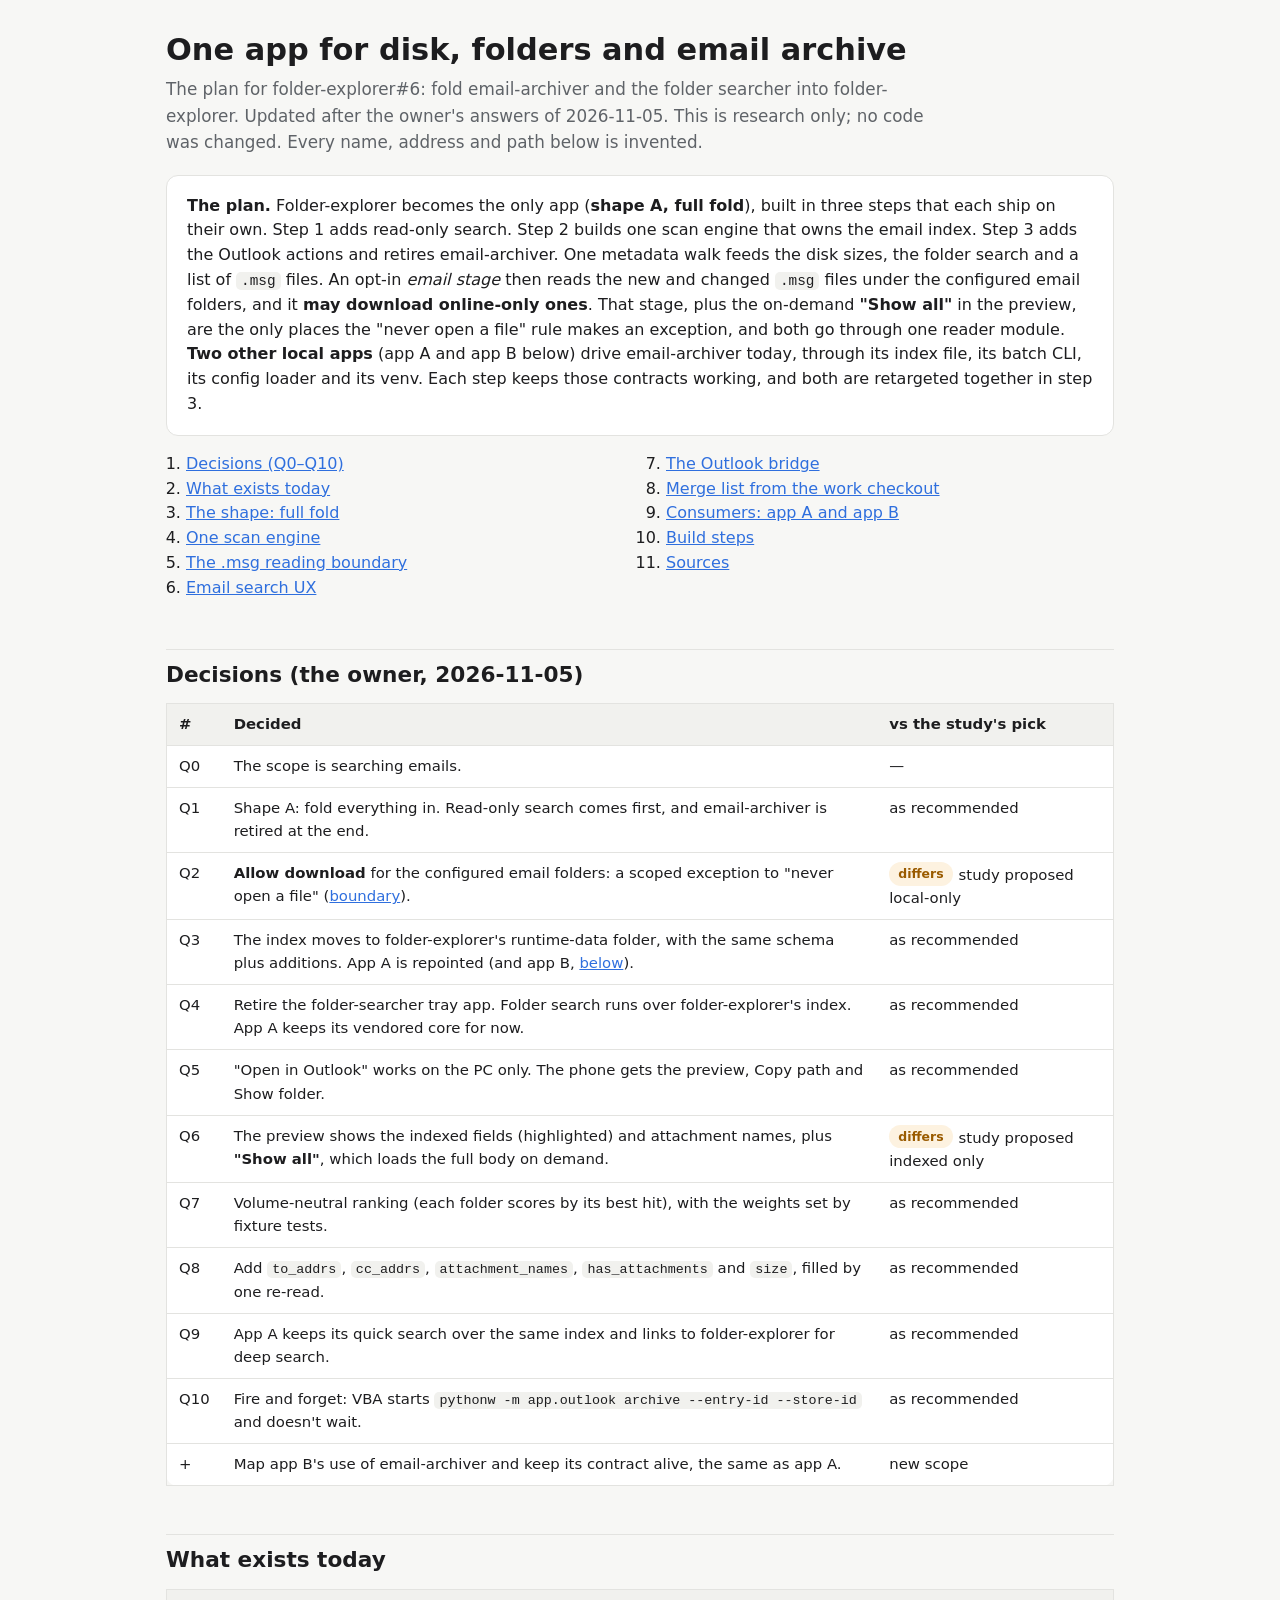
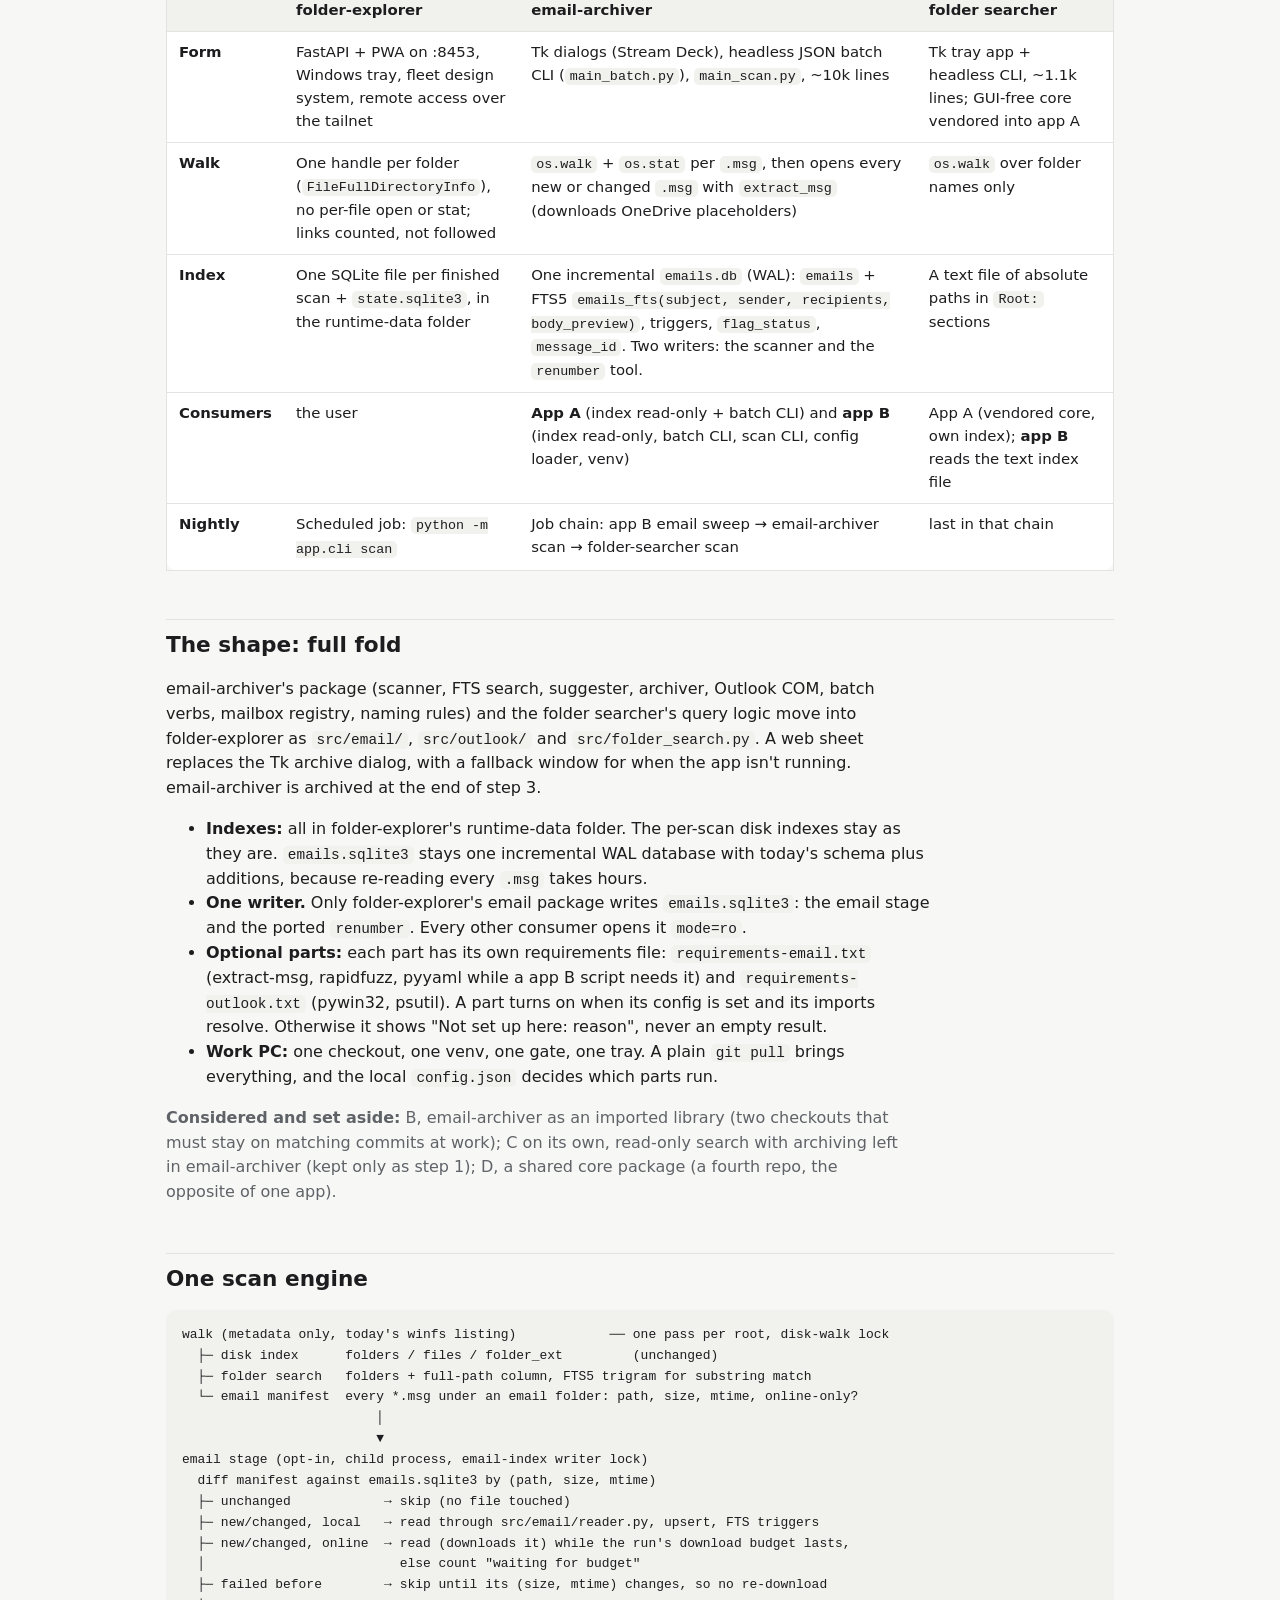
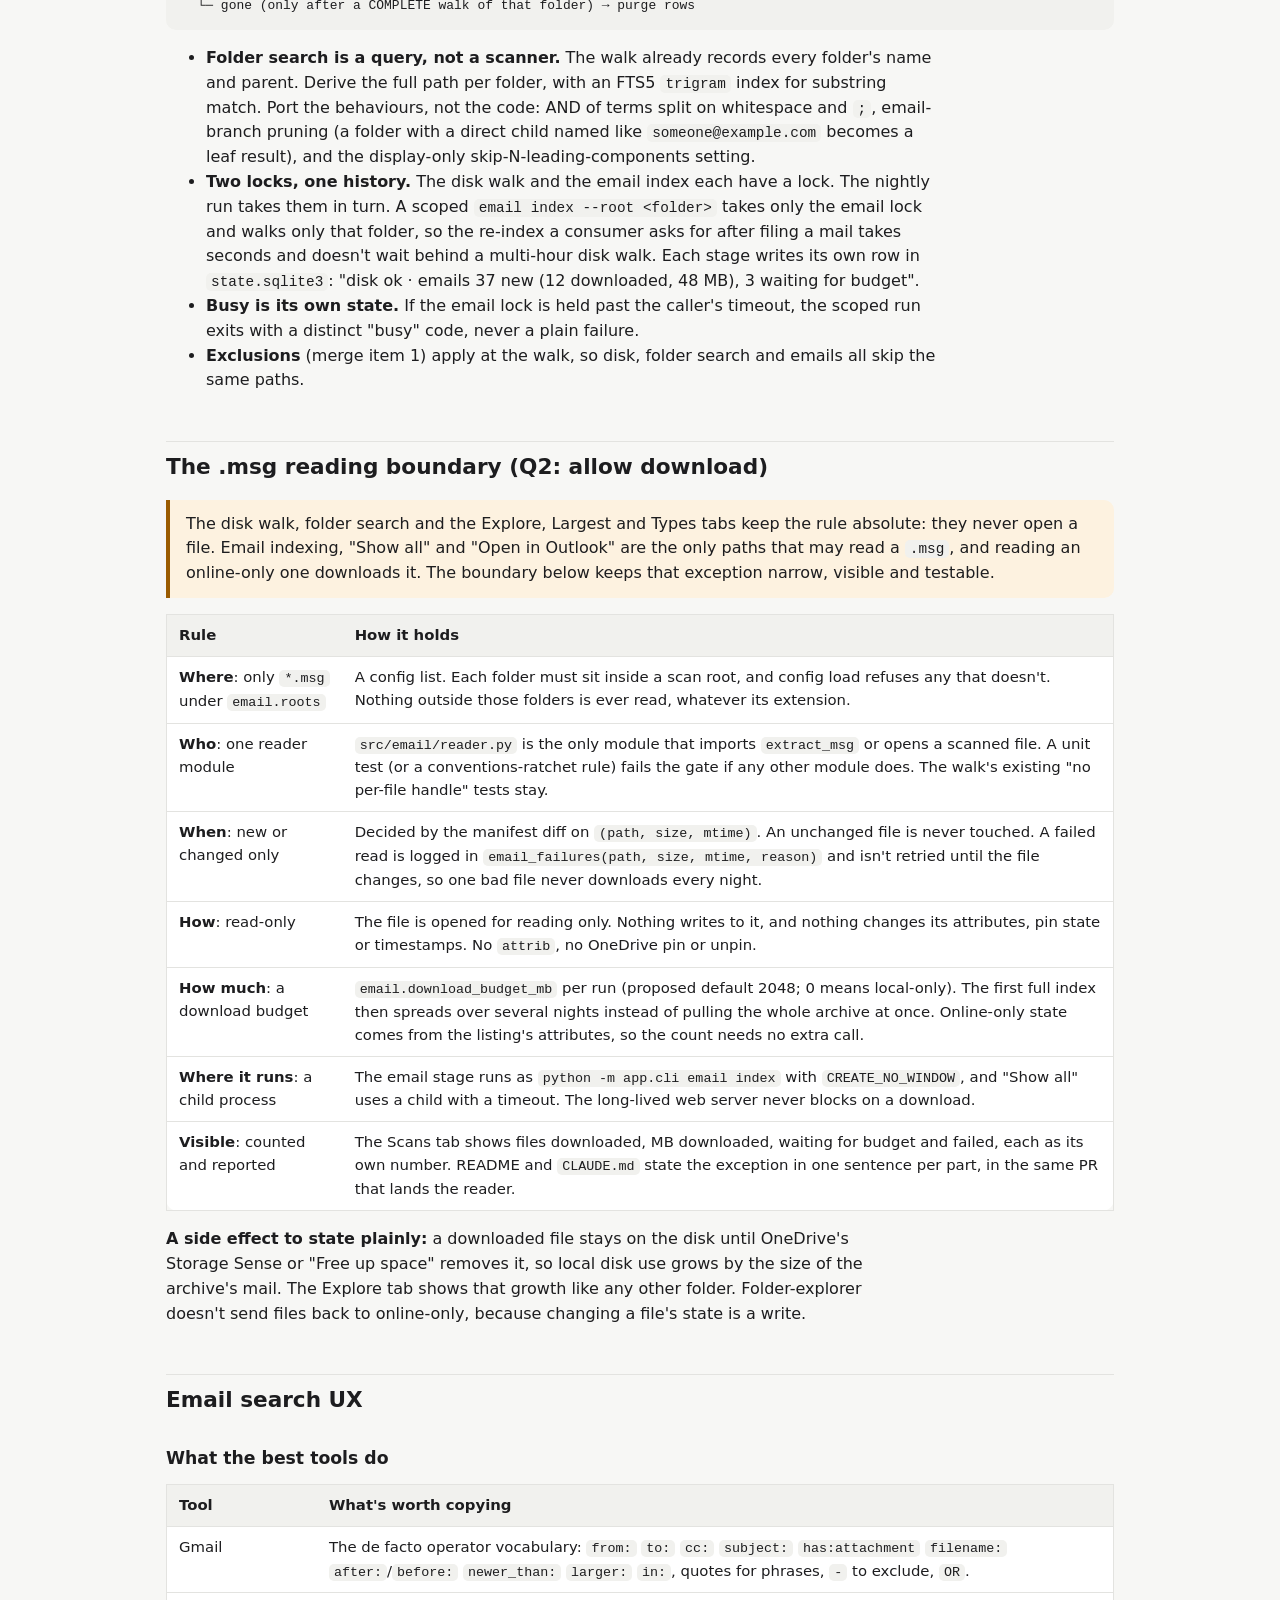
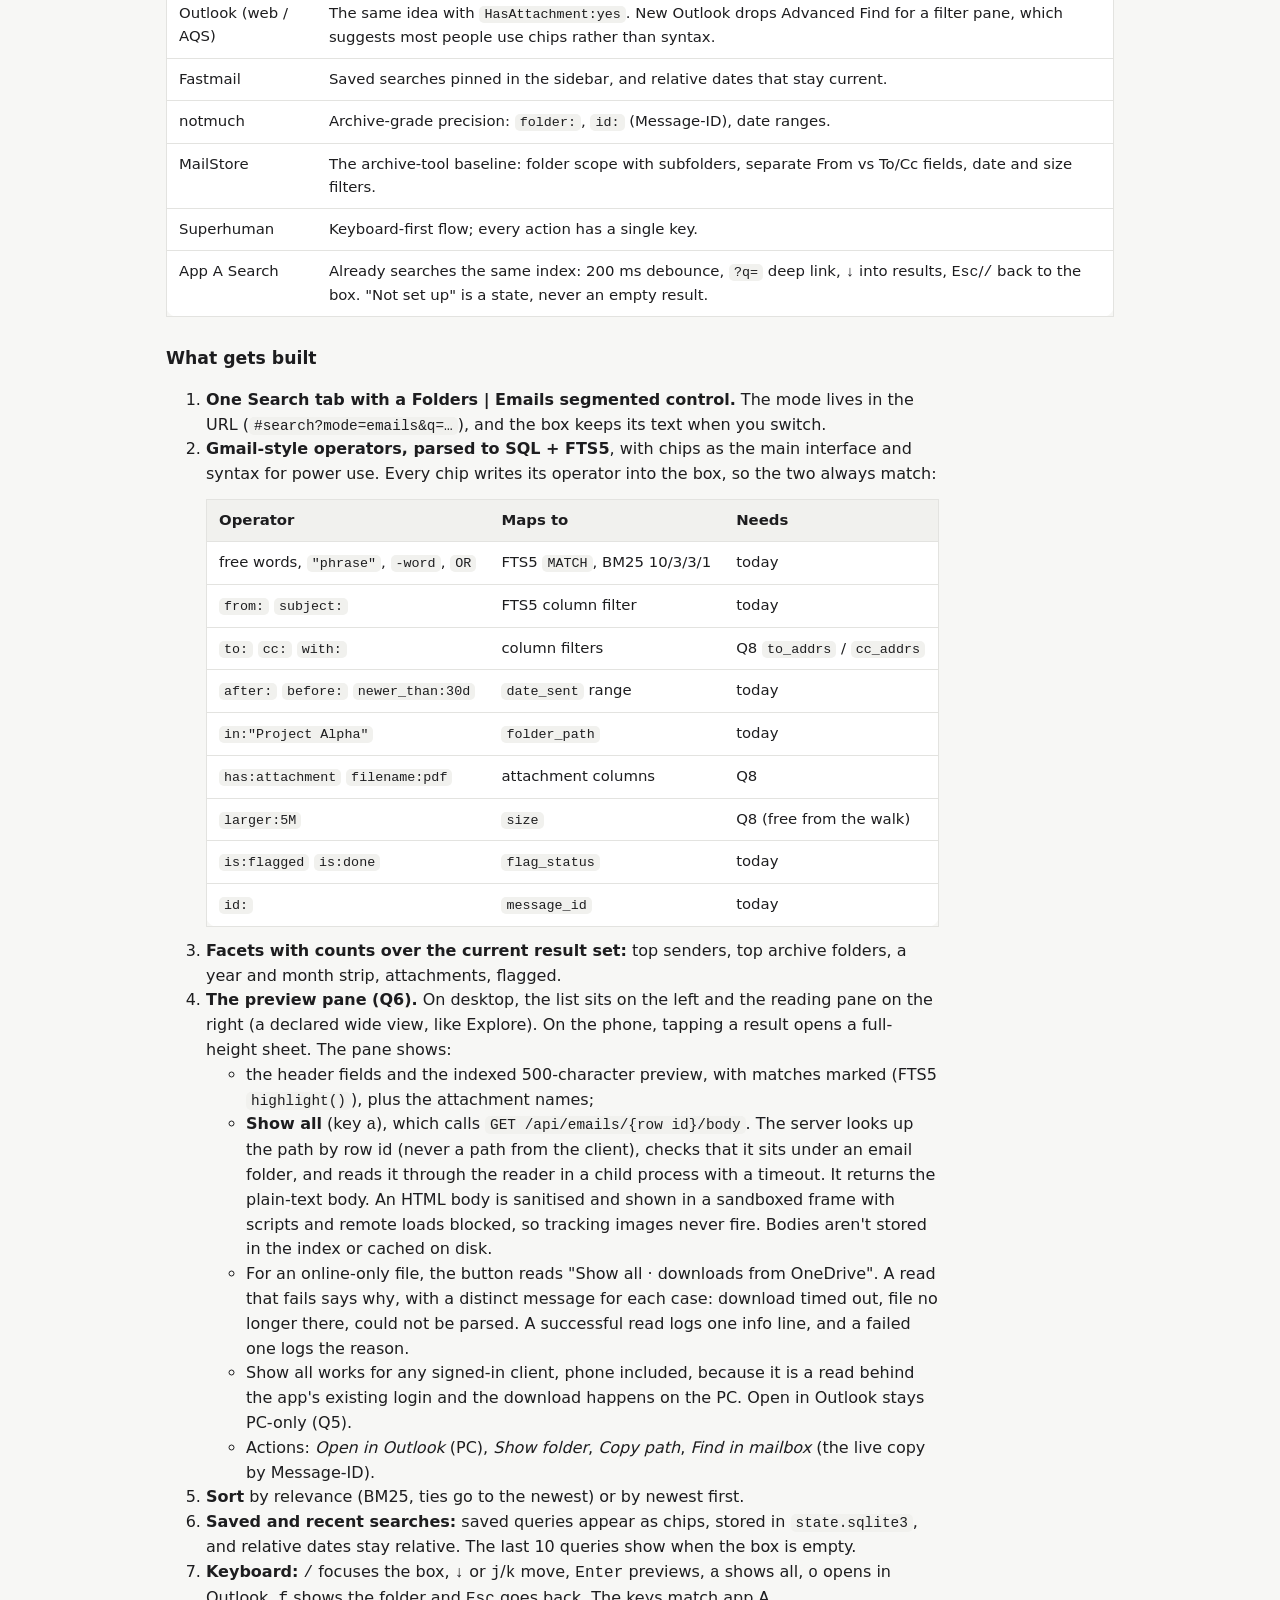
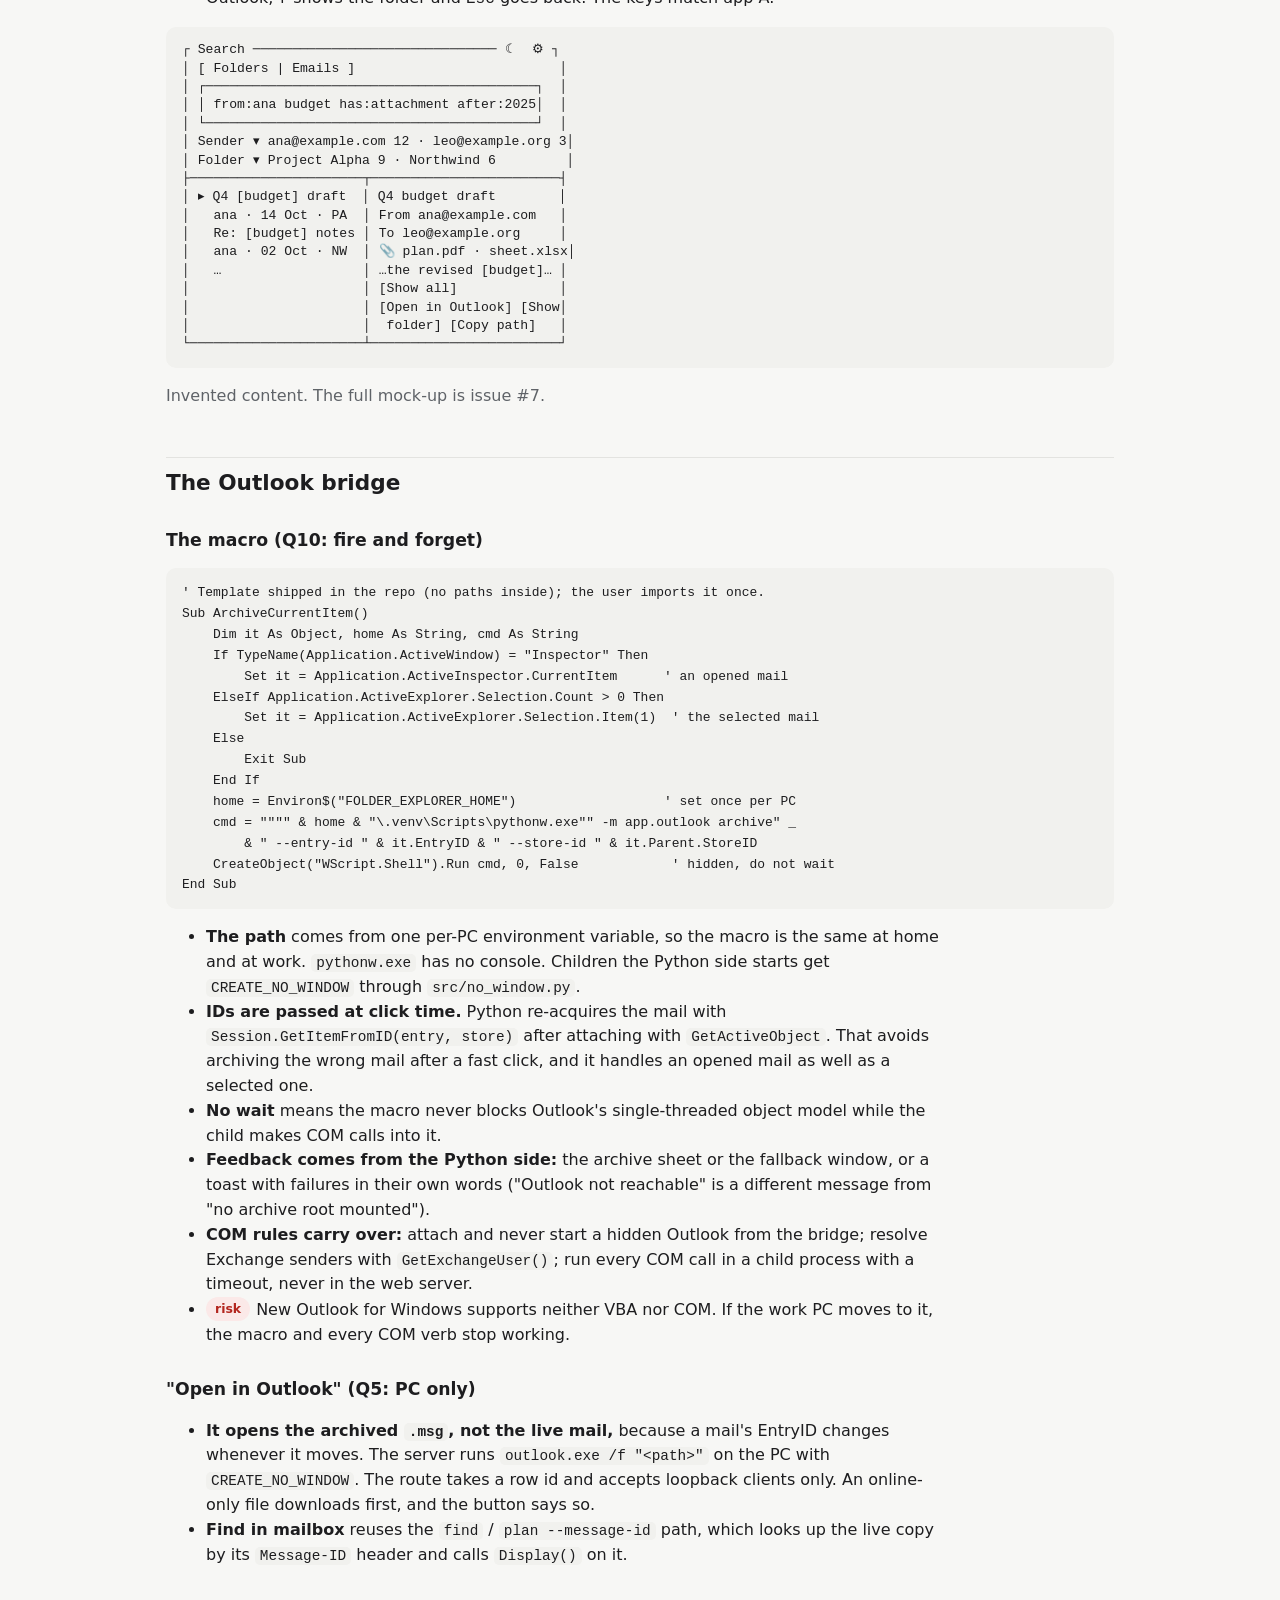
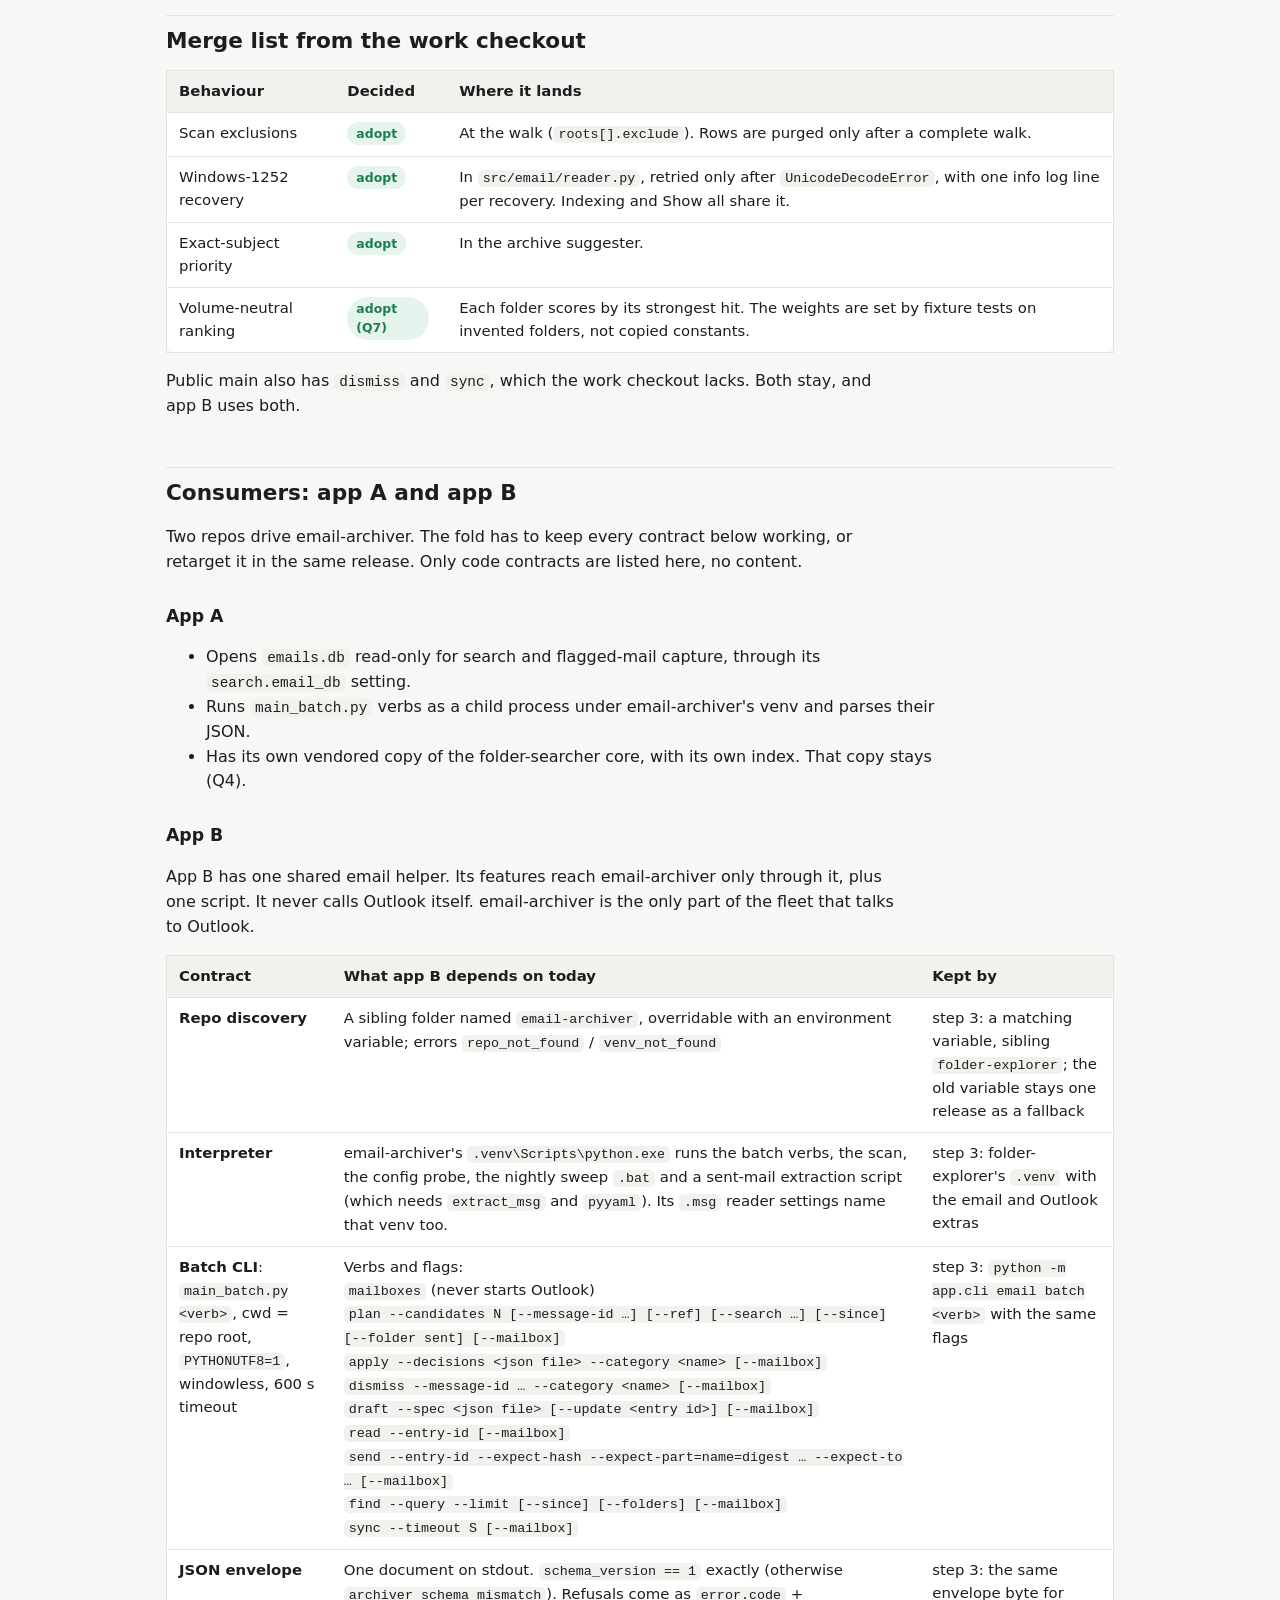
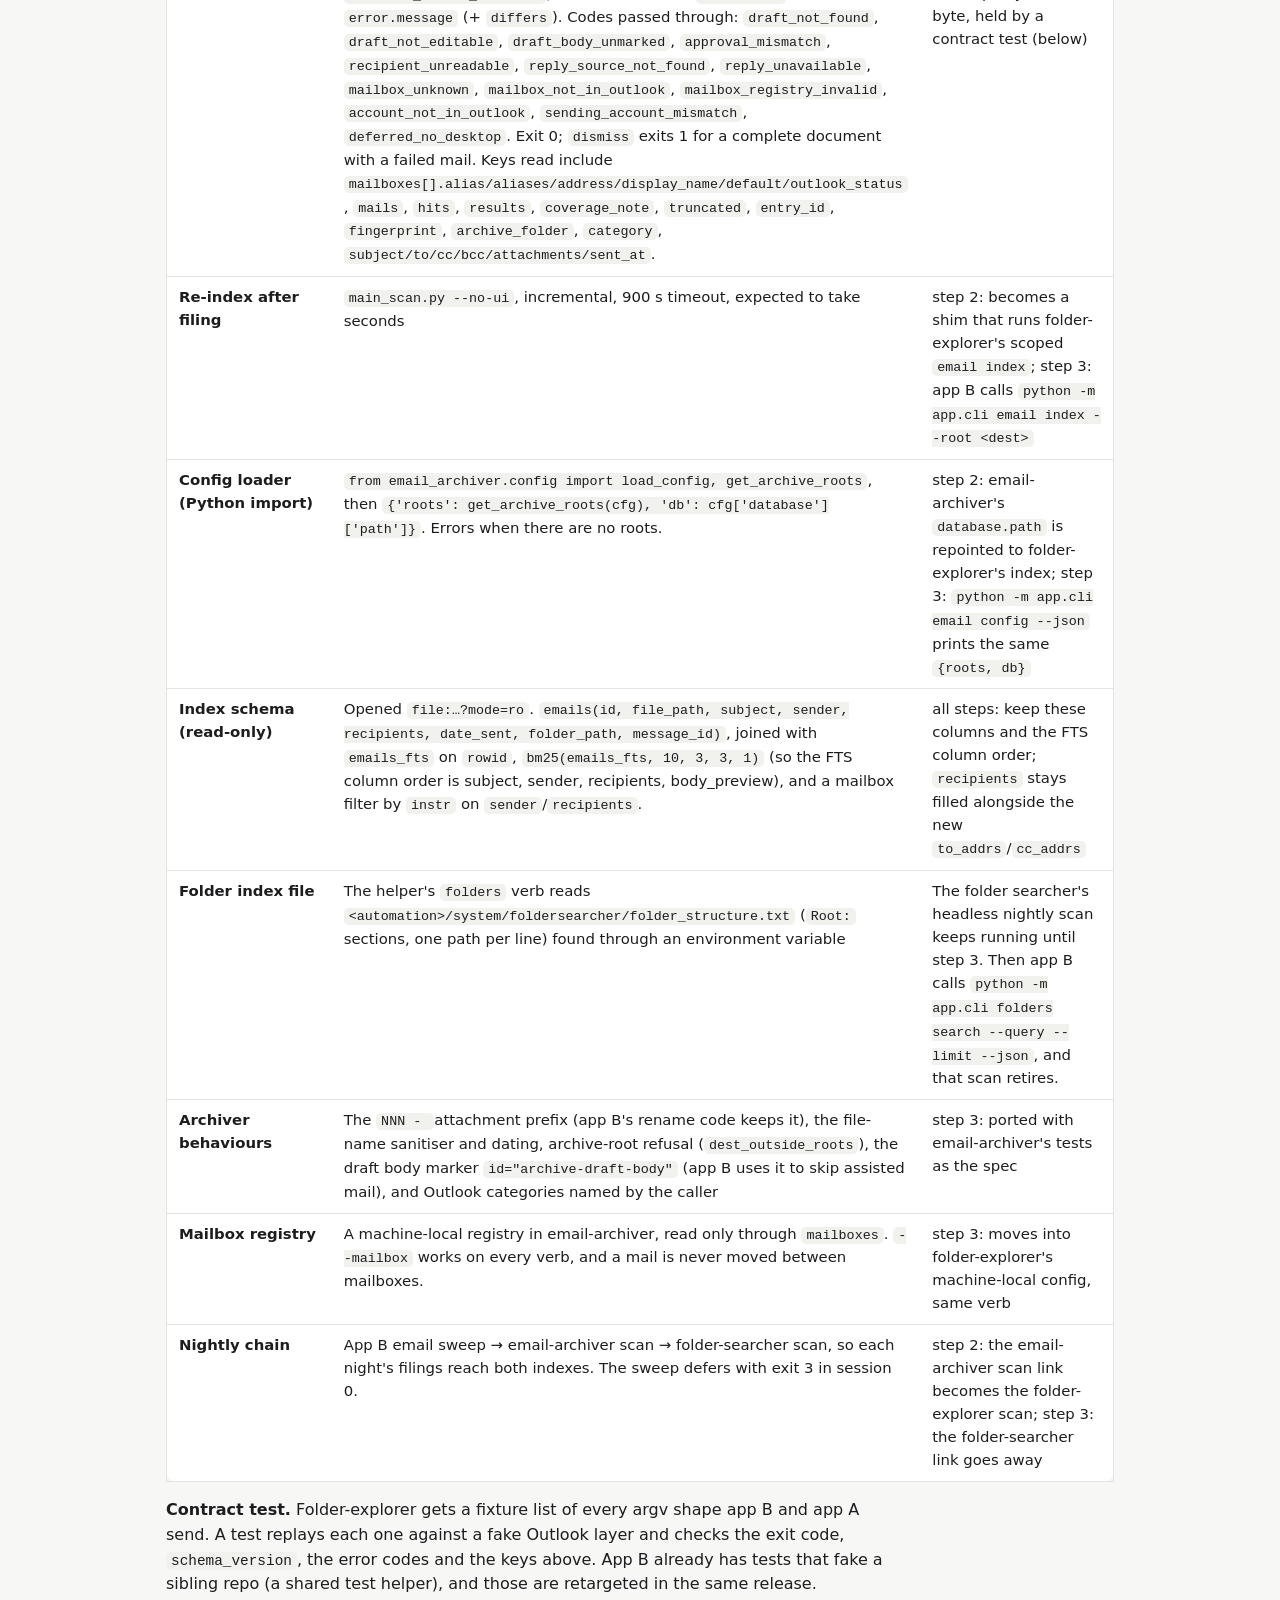
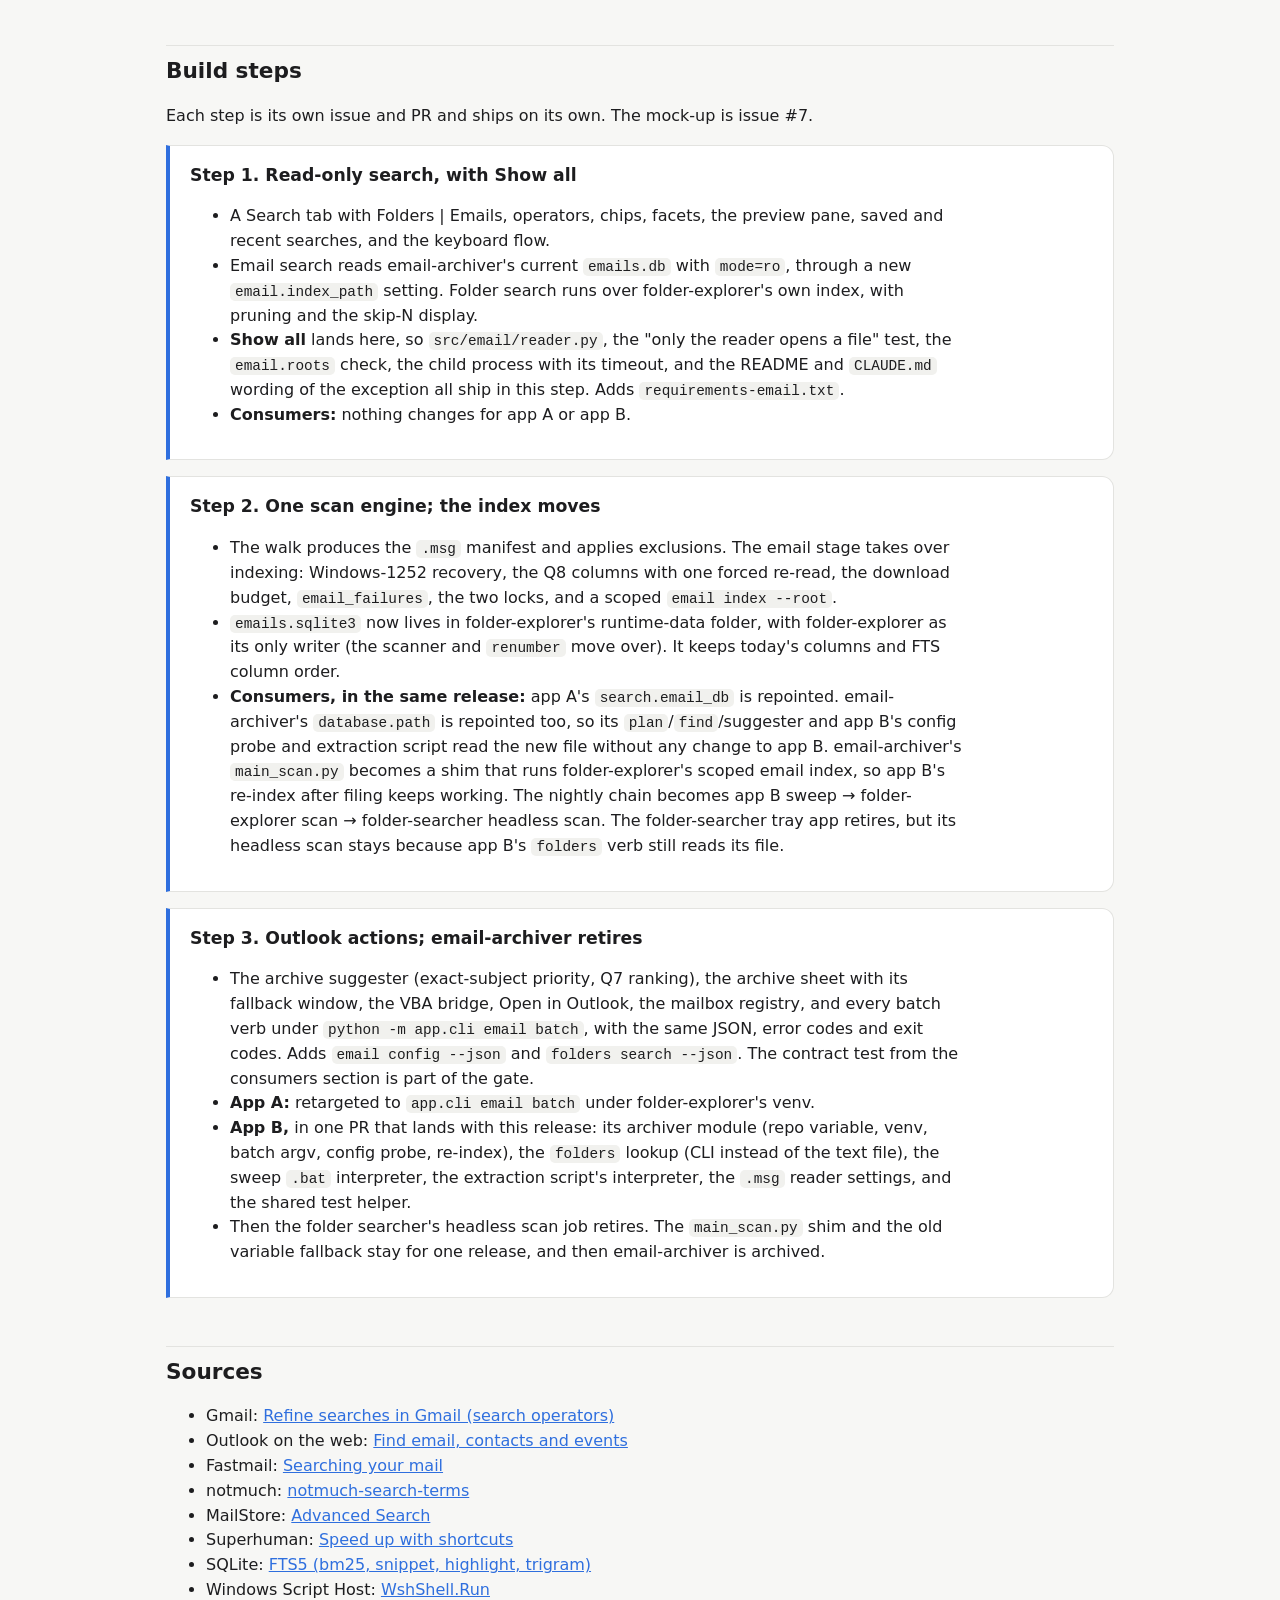
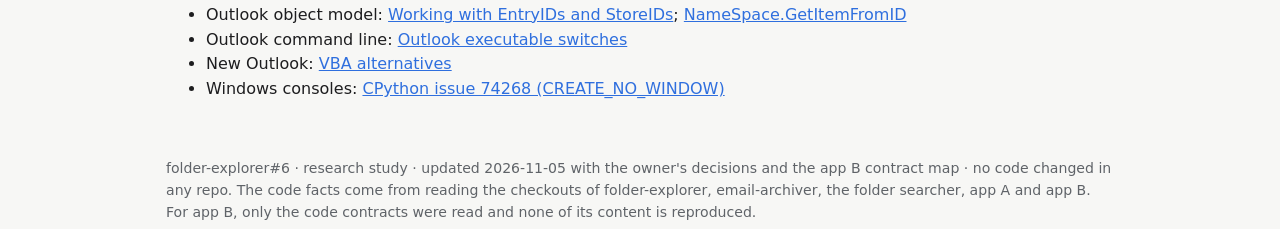
<file: docs/design/unified-search-study.html>
<!doctype html>
<html lang="en">
<head>
<meta charset="utf-8">
<meta name="viewport" content="width=device-width, initial-scale=1">
<title>Unified Search Study</title>
<style>
:root {
  --bg: #f7f7f5; --surface: #ffffff; --ink: #1d1d1f; --muted: #5f6368; --line: #e3e3e0;
  --accent: #2f6fde; --accent-soft: #e8f0fd; --good: #1e7d4f; --good-soft: #e5f4ec;
  --warn: #9a5b00; --warn-soft: #fdf2e0; --bad: #b3261e; --bad-soft: #fbe9e8;
  --code-bg: #f1f1ee; --radius: 12px;
}
@media (prefers-color-scheme: dark) {
  :root:not([data-theme="light"]) {
    --bg: #141416; --surface: #1d1d20; --ink: #ececef; --muted: #a2a2aa; --line: #2e2e33;
    --accent: #7aa7ff; --accent-soft: #1f2a40; --good: #6fcf9c; --good-soft: #17301f;
    --warn: #f0b552; --warn-soft: #33270f; --bad: #ff8a80; --bad-soft: #3a1b19; --code-bg: #26262a;
  }
}
:root[data-theme="dark"] {
  --bg: #141416; --surface: #1d1d20; --ink: #ececef; --muted: #a2a2aa; --line: #2e2e33;
  --accent: #7aa7ff; --accent-soft: #1f2a40; --good: #6fcf9c; --good-soft: #17301f;
  --warn: #f0b552; --warn-soft: #33270f; --bad: #ff8a80; --bad-soft: #3a1b19; --code-bg: #26262a;
}
* { box-sizing: border-box; }
body { margin: 0; background: var(--bg); color: var(--ink); font: 16px/1.55 system-ui, -apple-system, "Segoe UI", Roboto, sans-serif; }
main { max-width: 980px; margin: 0 auto; padding: 32px 16px 64px; }
h1 { font-size: 1.9rem; line-height: 1.2; margin: 0 0 8px; }
h2 { font-size: 1.35rem; margin: 48px 0 12px; padding-top: 8px; border-top: 1px solid var(--line); }
h3 { font-size: 1.08rem; margin: 28px 0 8px; }
p, li { max-width: 72ch; }
.lede { color: var(--muted); font-size: 1.05rem; margin: 0 0 20px; }
a { color: var(--accent); }
code, pre { font-family: ui-monospace, "Cascadia Code", Consolas, monospace; font-size: .9em; }
code { background: var(--code-bg); padding: 1px 5px; border-radius: 5px; overflow-wrap: anywhere; }
pre { background: var(--code-bg); padding: 14px 16px; border-radius: 10px; overflow-x: auto; line-height: 1.45; }
pre code { background: none; padding: 0; overflow-wrap: normal; }
.card { background: var(--surface); border: 1px solid var(--line); border-radius: var(--radius); padding: 18px 20px; margin: 14px 0; }
.grid { display: grid; gap: 14px; grid-template-columns: repeat(auto-fit, minmax(260px, 1fr)); }
.tag { display: inline-block; font-size: .78rem; font-weight: 600; padding: 2px 9px; border-radius: 999px; margin-right: 6px; vertical-align: 2px; }
.tag.rec { background: var(--good-soft); color: var(--good); }
.tag.warn { background: var(--warn-soft); color: var(--warn); }
.tag.bad { background: var(--bad-soft); color: var(--bad); }
.tag.info { background: var(--accent-soft); color: var(--accent); }
.callout { border-left: 4px solid var(--warn); background: var(--warn-soft); padding: 12px 16px; border-radius: 0 10px 10px 0; margin: 16px 0; }
.callout.good { border-color: var(--good); background: var(--good-soft); }
.callout.bad { border-color: var(--bad); background: var(--bad-soft); }
.table-wrap { overflow-x: auto; margin: 12px 0; }
table { border-collapse: collapse; width: 100%; background: var(--surface); border: 1px solid var(--line); border-radius: var(--radius); font-size: .93rem; }
th, td { text-align: left; vertical-align: top; padding: 9px 12px; border-bottom: 1px solid var(--line); }
th { font-weight: 600; background: var(--code-bg); }
tr:last-child td { border-bottom: 0; }
.toc { columns: 2; column-gap: 32px; padding-left: 20px; }
@media (max-width: 640px) { .toc { columns: 1; } h1 { font-size: 1.55rem; } }
.mock { font-family: ui-monospace, Consolas, monospace; font-size: .82rem; white-space: pre; background: var(--code-bg); border-radius: 10px; padding: 14px 16px; overflow-x: auto; line-height: 1.4; }
.muted { color: var(--muted); }
.step { background: var(--surface); border: 1px solid var(--line); border-left: 4px solid var(--accent); border-radius: 0 var(--radius) var(--radius) 0; padding: 16px 20px; margin: 16px 0; }
.step h3 { margin-top: 0; }
footer { margin-top: 56px; color: var(--muted); font-size: .88rem; }
</style>
</head>
<body>
<main>

<h1>One app for disk, folders and email archive</h1>
<p class="lede">The plan for folder-explorer#6: fold email-archiver and the folder searcher into folder-explorer. Updated after the owner's answers of 2026-11-05. This is research only; no code was changed. Every name, address and path below is invented.</p>

<div class="card">
<strong>The plan.</strong> Folder-explorer becomes the only app (<strong>shape A, full fold</strong>), built in three steps that each ship on their own. Step 1 adds read-only search. Step 2 builds one scan engine that owns the email index. Step 3 adds the Outlook actions and retires email-archiver. One metadata walk feeds the disk sizes, the folder search and a list of <code>.msg</code> files. An opt-in <em>email stage</em> then reads the new and changed <code>.msg</code> files under the configured email folders, and it <strong>may download online-only ones</strong>. That stage, plus the on-demand <strong>"Show all"</strong> in the preview, are the only places the "never open a file" rule makes an exception, and both go through one reader module. <strong>Two other local apps</strong> (app A and app B below) drive email-archiver today, through its index file, its batch CLI, its config loader and its venv. Each step keeps those contracts working, and both are retargeted together in step 3.
</div>

<ol class="toc">
  <li><a href="#decisions">Decisions (Q0–Q10)</a></li>
  <li><a href="#today">What exists today</a></li>
  <li><a href="#shape">The shape: full fold</a></li>
  <li><a href="#scan">One scan engine</a></li>
  <li><a href="#boundary">The .msg reading boundary</a></li>
  <li><a href="#ux">Email search UX</a></li>
  <li><a href="#bridge">The Outlook bridge</a></li>
  <li><a href="#merge">Merge list from the work checkout</a></li>
  <li><a href="#consumers">Consumers: app A and app B</a></li>
  <li><a href="#steps">Build steps</a></li>
  <li><a href="#sources">Sources</a></li>
</ol>

<h2 id="decisions">Decisions (the owner, 2026-11-05)</h2>
<div class="table-wrap"><table>
<tr><th>#</th><th>Decided</th><th>vs the study's pick</th></tr>
<tr><td>Q0</td><td>The scope is searching emails.</td><td>—</td></tr>
<tr><td>Q1</td><td>Shape A: fold everything in. Read-only search comes first, and email-archiver is retired at the end.</td><td>as recommended</td></tr>
<tr><td>Q2</td><td><strong>Allow download</strong> for the configured email folders: a scoped exception to "never open a file" (<a href="#boundary">boundary</a>).</td><td><span class="tag warn">differs</span>study proposed local-only</td></tr>
<tr><td>Q3</td><td>The index moves to folder-explorer's runtime-data folder, with the same schema plus additions. App A is repointed (and app B, <a href="#consumers">below</a>).</td><td>as recommended</td></tr>
<tr><td>Q4</td><td>Retire the folder-searcher tray app. Folder search runs over folder-explorer's index. App A keeps its vendored core for now.</td><td>as recommended</td></tr>
<tr><td>Q5</td><td>"Open in Outlook" works on the PC only. The phone gets the preview, Copy path and Show folder.</td><td>as recommended</td></tr>
<tr><td>Q6</td><td>The preview shows the indexed fields (highlighted) and attachment names, plus <strong>"Show all"</strong>, which loads the full body on demand.</td><td><span class="tag warn">differs</span>study proposed indexed only</td></tr>
<tr><td>Q7</td><td>Volume-neutral ranking (each folder scores by its best hit), with the weights set by fixture tests.</td><td>as recommended</td></tr>
<tr><td>Q8</td><td>Add <code>to_addrs</code>, <code>cc_addrs</code>, <code>attachment_names</code>, <code>has_attachments</code> and <code>size</code>, filled by one re-read.</td><td>as recommended</td></tr>
<tr><td>Q9</td><td>App A keeps its quick search over the same index and links to folder-explorer for deep search.</td><td>as recommended</td></tr>
<tr><td>Q10</td><td>Fire and forget: VBA starts <code>pythonw -m app.outlook archive --entry-id --store-id</code> and doesn't wait.</td><td>as recommended</td></tr>
<tr><td>+</td><td>Map app B's use of email-archiver and keep its contract alive, the same as app A.</td><td>new scope</td></tr>
</table></div>

<h2 id="today">What exists today</h2>

<div class="table-wrap"><table>
<tr><th></th><th>folder-explorer</th><th>email-archiver</th><th>folder searcher</th></tr>
<tr><td><strong>Form</strong></td><td>FastAPI + PWA on :8453, Windows tray, fleet design system, remote access over the tailnet</td><td>Tk dialogs (Stream Deck), headless JSON batch CLI (<code>main_batch.py</code>), <code>main_scan.py</code>, ~10k lines</td><td>Tk tray app + headless CLI, ~1.1k lines; GUI-free core vendored into app A</td></tr>
<tr><td><strong>Walk</strong></td><td>One handle per folder (<code>FileFullDirectoryInfo</code>), no per-file open or stat; links counted, not followed</td><td><code>os.walk</code> + <code>os.stat</code> per <code>.msg</code>, then opens every new or changed <code>.msg</code> with <code>extract_msg</code> (downloads OneDrive placeholders)</td><td><code>os.walk</code> over folder names only</td></tr>
<tr><td><strong>Index</strong></td><td>One SQLite file per finished scan + <code>state.sqlite3</code>, in the runtime-data folder</td><td>One incremental <code>emails.db</code> (WAL): <code>emails</code> + FTS5 <code>emails_fts(subject, sender, recipients, body_preview)</code>, triggers, <code>flag_status</code>, <code>message_id</code>. Two writers: the scanner and the <code>renumber</code> tool.</td><td>A text file of absolute paths in <code>Root:</code> sections</td></tr>
<tr><td><strong>Consumers</strong></td><td>the user</td><td><strong>App A</strong> (index read-only + batch CLI) and <strong>app B</strong> (index read-only, batch CLI, scan CLI, config loader, venv)</td><td>App A (vendored core, own index); <strong>app B</strong> reads the text index file</td></tr>
<tr><td><strong>Nightly</strong></td><td>Scheduled job: <code>python -m app.cli scan</code></td><td>Job chain: app B email sweep → email-archiver scan → folder-searcher scan</td><td>last in that chain</td></tr>
</table></div>

<h2 id="shape">The shape: full fold</h2>
<p>email-archiver's package (scanner, FTS search, suggester, archiver, Outlook COM, batch verbs, mailbox registry, naming rules) and the folder searcher's query logic move into folder-explorer as <code>src/email/</code>, <code>src/outlook/</code> and <code>src/folder_search.py</code>. A web sheet replaces the Tk archive dialog, with a fallback window for when the app isn't running. email-archiver is archived at the end of step 3.</p>
<ul>
<li><strong>Indexes:</strong> all in folder-explorer's runtime-data folder. The per-scan disk indexes stay as they are. <code>emails.sqlite3</code> stays one incremental WAL database with today's schema plus additions, because re-reading every <code>.msg</code> takes hours.</li>
<li><strong>One writer.</strong> Only folder-explorer's email package writes <code>emails.sqlite3</code>: the email stage and the ported <code>renumber</code>. Every other consumer opens it <code>mode=ro</code>.</li>
<li><strong>Optional parts:</strong> each part has its own requirements file: <code>requirements-email.txt</code> (extract-msg, rapidfuzz, pyyaml while a app B script needs it) and <code>requirements-outlook.txt</code> (pywin32, psutil). A part turns on when its config is set and its imports resolve. Otherwise it shows "Not set up here: reason", never an empty result.</li>
<li><strong>Work PC:</strong> one checkout, one venv, one gate, one tray. A plain <code>git pull</code> brings everything, and the local <code>config.json</code> decides which parts run.</li>
</ul>
<p class="muted"><strong>Considered and set aside:</strong> B, email-archiver as an imported library (two checkouts that must stay on matching commits at work); C on its own, read-only search with archiving left in email-archiver (kept only as step 1); D, a shared core package (a fourth repo, the opposite of one app).</p>

<h2 id="scan">One scan engine</h2>

<pre><code>walk (metadata only, today's winfs listing)            ── one pass per root, disk-walk lock
  ├─ disk index      folders / files / folder_ext         (unchanged)
  ├─ folder search   folders + full-path column, FTS5 trigram for substring match
  └─ email manifest  every *.msg under an email folder: path, size, mtime, online-only?
                         │
                         ▼
email stage (opt-in, child process, email-index writer lock)
  diff manifest against emails.sqlite3 by (path, size, mtime)
  ├─ unchanged            → skip (no file touched)
  ├─ new/changed, local   → read through src/email/reader.py, upsert, FTS triggers
  ├─ new/changed, online  → read (downloads it) while the run's download budget lasts,
  │                         else count "waiting for budget"
  ├─ failed before        → skip until its (size, mtime) changes, so no re-download
  └─ gone (only after a COMPLETE walk of that folder) → purge rows</code></pre>

<ul>
<li><strong>Folder search is a query, not a scanner.</strong> The walk already records every folder's name and parent. Derive the full path per folder, with an FTS5 <code>trigram</code> index for substring match. Port the behaviours, not the code: AND of terms split on whitespace and <code>;</code>, email-branch pruning (a folder with a direct child named like <code>someone@example.com</code> becomes a leaf result), and the display-only skip-N-leading-components setting.</li>
<li><strong>Two locks, one history.</strong> The disk walk and the email index each have a lock. The nightly run takes them in turn. A scoped <code>email index --root &lt;folder&gt;</code> takes only the email lock and walks only that folder, so the re-index a consumer asks for after filing a mail takes seconds and doesn't wait behind a multi-hour disk walk. Each stage writes its own row in <code>state.sqlite3</code>: "disk ok · emails 37 new (12 downloaded, 48 MB), 3 waiting for budget".</li>
<li><strong>Busy is its own state.</strong> If the email lock is held past the caller's timeout, the scoped run exits with a distinct "busy" code, never a plain failure.</li>
<li><strong>Exclusions</strong> (merge item 1) apply at the walk, so disk, folder search and emails all skip the same paths.</li>
</ul>

<h2 id="boundary">The .msg reading boundary (Q2: allow download)</h2>
<div class="callout">
The disk walk, folder search and the Explore, Largest and Types tabs keep the rule absolute: they never open a file. Email indexing, "Show all" and "Open in Outlook" are the only paths that may read a <code>.msg</code>, and reading an online-only one downloads it. The boundary below keeps that exception narrow, visible and testable.
</div>
<div class="table-wrap"><table>
<tr><th>Rule</th><th>How it holds</th></tr>
<tr><td><strong>Where</strong>: only <code>*.msg</code> under <code>email.roots</code></td><td>A config list. Each folder must sit inside a scan root, and config load refuses any that doesn't. Nothing outside those folders is ever read, whatever its extension.</td></tr>
<tr><td><strong>Who</strong>: one reader module</td><td><code>src/email/reader.py</code> is the only module that imports <code>extract_msg</code> or opens a scanned file. A unit test (or a conventions-ratchet rule) fails the gate if any other module does. The walk's existing "no per-file handle" tests stay.</td></tr>
<tr><td><strong>When</strong>: new or changed only</td><td>Decided by the manifest diff on <code>(path, size, mtime)</code>. An unchanged file is never touched. A failed read is logged in <code>email_failures(path, size, mtime, reason)</code> and isn't retried until the file changes, so one bad file never downloads every night.</td></tr>
<tr><td><strong>How</strong>: read-only</td><td>The file is opened for reading only. Nothing writes to it, and nothing changes its attributes, pin state or timestamps. No <code>attrib</code>, no OneDrive pin or unpin.</td></tr>
<tr><td><strong>How much</strong>: a download budget</td><td><code>email.download_budget_mb</code> per run (proposed default 2048; 0 means local-only). The first full index then spreads over several nights instead of pulling the whole archive at once. Online-only state comes from the listing's attributes, so the count needs no extra call.</td></tr>
<tr><td><strong>Where it runs</strong>: a child process</td><td>The email stage runs as <code>python -m app.cli email index</code> with <code>CREATE_NO_WINDOW</code>, and "Show all" uses a child with a timeout. The long-lived web server never blocks on a download.</td></tr>
<tr><td><strong>Visible</strong>: counted and reported</td><td>The Scans tab shows files downloaded, MB downloaded, waiting for budget and failed, each as its own number. README and <code>CLAUDE.md</code> state the exception in one sentence per part, in the same PR that lands the reader.</td></tr>
</table></div>
<p><strong>A side effect to state plainly:</strong> a downloaded file stays on the disk until OneDrive's Storage Sense or "Free up space" removes it, so local disk use grows by the size of the archive's mail. The Explore tab shows that growth like any other folder. Folder-explorer doesn't send files back to online-only, because changing a file's state is a write.</p>

<h2 id="ux">Email search UX</h2>

<h3>What the best tools do</h3>
<div class="table-wrap"><table>
<tr><th>Tool</th><th>What's worth copying</th></tr>
<tr><td>Gmail</td><td>The de facto operator vocabulary: <code>from:</code> <code>to:</code> <code>cc:</code> <code>subject:</code> <code>has:attachment</code> <code>filename:</code> <code>after:</code>/<code>before:</code> <code>newer_than:</code> <code>larger:</code> <code>in:</code>, quotes for phrases, <code>-</code> to exclude, <code>OR</code>.</td></tr>
<tr><td>Outlook (web / AQS)</td><td>The same idea with <code>HasAttachment:yes</code>. New Outlook drops Advanced Find for a filter pane, which suggests most people use chips rather than syntax.</td></tr>
<tr><td>Fastmail</td><td>Saved searches pinned in the sidebar, and relative dates that stay current.</td></tr>
<tr><td>notmuch</td><td>Archive-grade precision: <code>folder:</code>, <code>id:</code> (Message-ID), date ranges.</td></tr>
<tr><td>MailStore</td><td>The archive-tool baseline: folder scope with subfolders, separate From vs To/Cc fields, date and size filters.</td></tr>
<tr><td>Superhuman</td><td>Keyboard-first flow; every action has a single key.</td></tr>
<tr><td>App A Search</td><td>Already searches the same index: 200 ms debounce, <code>?q=</code> deep link, <kbd>↓</kbd> into results, <kbd>Esc</kbd>/<kbd>/</kbd> back to the box. "Not set up" is a state, never an empty result.</td></tr>
</table></div>

<h3>What gets built</h3>
<ol>
<li><strong>One Search tab with a Folders | Emails segmented control.</strong> The mode lives in the URL (<code>#search?mode=emails&amp;q=…</code>), and the box keeps its text when you switch.</li>
<li><strong>Gmail-style operators, parsed to SQL + FTS5</strong>, with chips as the main interface and syntax for power use. Every chip writes its operator into the box, so the two always match:
  <div class="table-wrap"><table>
  <tr><th>Operator</th><th>Maps to</th><th>Needs</th></tr>
  <tr><td>free words, <code>"phrase"</code>, <code>-word</code>, <code>OR</code></td><td>FTS5 <code>MATCH</code>, BM25 10/3/3/1</td><td>today</td></tr>
  <tr><td><code>from:</code> <code>subject:</code></td><td>FTS5 column filter</td><td>today</td></tr>
  <tr><td><code>to:</code> <code>cc:</code> <code>with:</code></td><td>column filters</td><td>Q8 <code>to_addrs</code> / <code>cc_addrs</code></td></tr>
  <tr><td><code>after:</code> <code>before:</code> <code>newer_than:30d</code></td><td><code>date_sent</code> range</td><td>today</td></tr>
  <tr><td><code>in:"Project Alpha"</code></td><td><code>folder_path</code></td><td>today</td></tr>
  <tr><td><code>has:attachment</code> <code>filename:pdf</code></td><td>attachment columns</td><td>Q8</td></tr>
  <tr><td><code>larger:5M</code></td><td><code>size</code></td><td>Q8 (free from the walk)</td></tr>
  <tr><td><code>is:flagged</code> <code>is:done</code></td><td><code>flag_status</code></td><td>today</td></tr>
  <tr><td><code>id:</code></td><td><code>message_id</code></td><td>today</td></tr>
  </table></div></li>
<li><strong>Facets with counts over the current result set:</strong> top senders, top archive folders, a year and month strip, attachments, flagged.</li>
<li><strong>The preview pane (Q6).</strong> On desktop, the list sits on the left and the reading pane on the right (a declared wide view, like Explore). On the phone, tapping a result opens a full-height sheet. The pane shows:
  <ul>
  <li>the header fields and the indexed 500-character preview, with matches marked (FTS5 <code>highlight()</code>), plus the attachment names;</li>
  <li><strong>Show all</strong> (key <kbd>a</kbd>), which calls <code>GET /api/emails/{row id}/body</code>. The server looks up the path by row id (never a path from the client), checks that it sits under an email folder, and reads it through the reader in a child process with a timeout. It returns the plain-text body. An HTML body is sanitised and shown in a sandboxed frame with scripts and remote loads blocked, so tracking images never fire. Bodies aren't stored in the index or cached on disk.</li>
  <li>For an online-only file, the button reads "Show all · downloads from OneDrive". A read that fails says why, with a distinct message for each case: download timed out, file no longer there, could not be parsed. A successful read logs one info line, and a failed one logs the reason.</li>
  <li>Show all works for any signed-in client, phone included, because it is a read behind the app's existing login and the download happens on the PC. Open in Outlook stays PC-only (Q5).</li>
  <li>Actions: <em>Open in Outlook</em> (PC), <em>Show folder</em>, <em>Copy path</em>, <em>Find in mailbox</em> (the live copy by Message-ID).</li>
  </ul></li>
<li><strong>Sort</strong> by relevance (BM25, ties go to the newest) or by newest first.</li>
<li><strong>Saved and recent searches:</strong> saved queries appear as chips, stored in <code>state.sqlite3</code>, and relative dates stay relative. The last 10 queries show when the box is empty.</li>
<li><strong>Keyboard:</strong> <kbd>/</kbd> focuses the box, <kbd>↓</kbd> or <kbd>j</kbd>/<kbd>k</kbd> move, <kbd>Enter</kbd> previews, <kbd>a</kbd> shows all, <kbd>o</kbd> opens in Outlook, <kbd>f</kbd> shows the folder and <kbd>Esc</kbd> goes back. The keys match app A.</li>
</ol>

<div class="mock">┌ Search ─────────────────────────────── ☾  ⚙ ┐
│ [ Folders | Emails ]                          │
│ ┌──────────────────────────────────────────┐  │
│ │ from:ana budget has:attachment after:2025│  │
│ └──────────────────────────────────────────┘  │
│ Sender ▾ ana@example.com 12 · leo@example.org 3│
│ Folder ▾ Project Alpha 9 · Northwind 6         │
├──────────────────────┬────────────────────────┤
│ ▸ Q4 [budget] draft  │ Q4 budget draft        │
│   ana · 14 Oct · PA  │ From ana@example.com   │
│   Re: [budget] notes │ To leo@example.org     │
│   ana · 02 Oct · NW  │ 📎 plan.pdf · sheet.xlsx│
│   …                  │ …the revised [budget]… │
│                      │ [Show all]             │
│                      │ [Open in Outlook] [Show│
│                      │  folder] [Copy path]   │
└──────────────────────┴────────────────────────┘</div>
<p class="muted">Invented content. The full mock-up is issue #7.</p>

<h2 id="bridge">The Outlook bridge</h2>

<h3>The macro (Q10: fire and forget)</h3>
<pre><code>' Template shipped in the repo (no paths inside); the user imports it once.
Sub ArchiveCurrentItem()
    Dim it As Object, home As String, cmd As String
    If TypeName(Application.ActiveWindow) = "Inspector" Then
        Set it = Application.ActiveInspector.CurrentItem      ' an opened mail
    ElseIf Application.ActiveExplorer.Selection.Count > 0 Then
        Set it = Application.ActiveExplorer.Selection.Item(1)  ' the selected mail
    Else
        Exit Sub
    End If
    home = Environ$("FOLDER_EXPLORER_HOME")                   ' set once per PC
    cmd = """" &amp; home &amp; "\.venv\Scripts\pythonw.exe"" -m app.outlook archive" _
        &amp; " --entry-id " &amp; it.EntryID &amp; " --store-id " &amp; it.Parent.StoreID
    CreateObject("WScript.Shell").Run cmd, 0, False            ' hidden, do not wait
End Sub</code></pre>
<ul>
<li><strong>The path</strong> comes from one per-PC environment variable, so the macro is the same at home and at work. <code>pythonw.exe</code> has no console. Children the Python side starts get <code>CREATE_NO_WINDOW</code> through <code>src/no_window.py</code>.</li>
<li><strong>IDs are passed at click time.</strong> Python re-acquires the mail with <code>Session.GetItemFromID(entry, store)</code> after attaching with <code>GetActiveObject</code>. That avoids archiving the wrong mail after a fast click, and it handles an opened mail as well as a selected one.</li>
<li><strong>No wait</strong> means the macro never blocks Outlook's single-threaded object model while the child makes COM calls into it.</li>
<li><strong>Feedback comes from the Python side:</strong> the archive sheet or the fallback window, or a toast with failures in their own words ("Outlook not reachable" is a different message from "no archive root mounted").</li>
<li><strong>COM rules carry over:</strong> attach and never start a hidden Outlook from the bridge; resolve Exchange senders with <code>GetExchangeUser()</code>; run every COM call in a child process with a timeout, never in the web server.</li>
<li><span class="tag bad">risk</span>New Outlook for Windows supports neither VBA nor COM. If the work PC moves to it, the macro and every COM verb stop working.</li>
</ul>

<h3>"Open in Outlook" (Q5: PC only)</h3>
<ul>
<li><strong>It opens the archived <code>.msg</code>, not the live mail,</strong> because a mail's EntryID changes whenever it moves. The server runs <code>outlook.exe /f "&lt;path&gt;"</code> on the PC with <code>CREATE_NO_WINDOW</code>. The route takes a row id and accepts loopback clients only. An online-only file downloads first, and the button says so.</li>
<li><strong>Find in mailbox</strong> reuses the <code>find</code> / <code>plan --message-id</code> path, which looks up the live copy by its <code>Message-ID</code> header and calls <code>Display()</code> on it.</li>
</ul>

<h2 id="merge">Merge list from the work checkout</h2>
<div class="table-wrap"><table>
<tr><th>Behaviour</th><th>Decided</th><th>Where it lands</th></tr>
<tr><td>Scan exclusions</td><td><span class="tag rec">adopt</span></td><td>At the walk (<code>roots[].exclude</code>). Rows are purged only after a complete walk.</td></tr>
<tr><td>Windows-1252 recovery</td><td><span class="tag rec">adopt</span></td><td>In <code>src/email/reader.py</code>, retried only after <code>UnicodeDecodeError</code>, with one info log line per recovery. Indexing and Show all share it.</td></tr>
<tr><td>Exact-subject priority</td><td><span class="tag rec">adopt</span></td><td>In the archive suggester.</td></tr>
<tr><td>Volume-neutral ranking</td><td><span class="tag rec">adopt (Q7)</span></td><td>Each folder scores by its strongest hit. The weights are set by fixture tests on invented folders, not copied constants.</td></tr>
</table></div>
<p>Public main also has <code>dismiss</code> and <code>sync</code>, which the work checkout lacks. Both stay, and app B uses both.</p>

<h2 id="consumers">Consumers: app A and app B</h2>
<p>Two repos drive email-archiver. The fold has to keep every contract below working, or retarget it in the same release. Only code contracts are listed here, no content.</p>

<h3>App A</h3>
<ul>
<li>Opens <code>emails.db</code> read-only for search and flagged-mail capture, through its <code>search.email_db</code> setting.</li>
<li>Runs <code>main_batch.py</code> verbs as a child process under email-archiver's venv and parses their JSON.</li>
<li>Has its own vendored copy of the folder-searcher core, with its own index. That copy stays (Q4).</li>
</ul>

<h3>App B</h3>
<p>App B has one shared email helper. Its features reach email-archiver only through it, plus one script. It never calls Outlook itself. email-archiver is the only part of the fleet that talks to Outlook.</p>
<div class="table-wrap"><table>
<tr><th>Contract</th><th>What app B depends on today</th><th>Kept by</th></tr>
<tr><td><strong>Repo discovery</strong></td><td>A sibling folder named <code>email-archiver</code>, overridable with an environment variable; errors <code>repo_not_found</code> / <code>venv_not_found</code></td><td>step 3: a matching variable, sibling <code>folder-explorer</code>; the old variable stays one release as a fallback</td></tr>
<tr><td><strong>Interpreter</strong></td><td>email-archiver's <code>.venv\Scripts\python.exe</code> runs the batch verbs, the scan, the config probe, the nightly sweep <code>.bat</code> and a sent-mail extraction script (which needs <code>extract_msg</code> and <code>pyyaml</code>). Its <code>.msg</code> reader settings name that venv too.</td><td>step 3: folder-explorer's <code>.venv</code> with the email and Outlook extras</td></tr>
<tr><td><strong>Batch CLI</strong>: <code>main_batch.py &lt;verb&gt;</code>, cwd = repo root, <code>PYTHONUTF8=1</code>, windowless, 600 s timeout</td><td>Verbs and flags:<br><code>mailboxes</code> (never starts Outlook)<br><code>plan --candidates N [--message-id …] [--ref] [--search …] [--since] [--folder sent] [--mailbox]</code><br><code>apply --decisions &lt;json file&gt; --category &lt;name&gt; [--mailbox]</code><br><code>dismiss --message-id … --category &lt;name&gt; [--mailbox]</code><br><code>draft --spec &lt;json file&gt; [--update &lt;entry id&gt;] [--mailbox]</code><br><code>read --entry-id [--mailbox]</code><br><code>send --entry-id --expect-hash --expect-part=name=digest … --expect-to … [--mailbox]</code><br><code>find --query --limit [--since] [--folders] [--mailbox]</code><br><code>sync --timeout S [--mailbox]</code></td><td>step 3: <code>python -m app.cli email batch &lt;verb&gt;</code> with the same flags</td></tr>
<tr><td><strong>JSON envelope</strong></td><td>One document on stdout. <code>schema_version == 1</code> exactly (otherwise <code>archiver_schema_mismatch</code>). Refusals come as <code>error.code</code> + <code>error.message</code> (+ <code>differs</code>). Codes passed through: <code>draft_not_found</code>, <code>draft_not_editable</code>, <code>draft_body_unmarked</code>, <code>approval_mismatch</code>, <code>recipient_unreadable</code>, <code>reply_source_not_found</code>, <code>reply_unavailable</code>, <code>mailbox_unknown</code>, <code>mailbox_not_in_outlook</code>, <code>mailbox_registry_invalid</code>, <code>account_not_in_outlook</code>, <code>sending_account_mismatch</code>, <code>deferred_no_desktop</code>. Exit 0; <code>dismiss</code> exits 1 for a complete document with a failed mail. Keys read include <code>mailboxes[].alias/aliases/address/display_name/default/outlook_status</code>, <code>mails</code>, <code>hits</code>, <code>results</code>, <code>coverage_note</code>, <code>truncated</code>, <code>entry_id</code>, <code>fingerprint</code>, <code>archive_folder</code>, <code>category</code>, <code>subject/to/cc/bcc/attachments/sent_at</code>.</td><td>step 3: the same envelope byte for byte, held by a contract test (below)</td></tr>
<tr><td><strong>Re-index after filing</strong></td><td><code>main_scan.py --no-ui</code>, incremental, 900 s timeout, expected to take seconds</td><td>step 2: becomes a shim that runs folder-explorer's scoped <code>email index</code>; step 3: app B calls <code>python -m app.cli email index --root &lt;dest&gt;</code></td></tr>
<tr><td><strong>Config loader (Python import)</strong></td><td><code>from email_archiver.config import load_config, get_archive_roots</code>, then <code>{'roots': get_archive_roots(cfg), 'db': cfg['database']['path']}</code>. Errors when there are no roots.</td><td>step 2: email-archiver's <code>database.path</code> is repointed to folder-explorer's index; step 3: <code>python -m app.cli email config --json</code> prints the same <code>{roots, db}</code></td></tr>
<tr><td><strong>Index schema (read-only)</strong></td><td>Opened <code>file:…?mode=ro</code>. <code>emails(id, file_path, subject, sender, recipients, date_sent, folder_path, message_id)</code>, joined with <code>emails_fts</code> on <code>rowid</code>, <code>bm25(emails_fts, 10, 3, 3, 1)</code> (so the FTS column order is subject, sender, recipients, body_preview), and a mailbox filter by <code>instr</code> on <code>sender</code>/<code>recipients</code>.</td><td>all steps: keep these columns and the FTS column order; <code>recipients</code> stays filled alongside the new <code>to_addrs</code>/<code>cc_addrs</code></td></tr>
<tr><td><strong>Folder index file</strong></td><td>The helper's <code>folders</code> verb reads <code>&lt;automation&gt;/system/foldersearcher/folder_structure.txt</code> (<code>Root:</code> sections, one path per line) found through an environment variable</td><td>The folder searcher's headless nightly scan keeps running until step 3. Then app B calls <code>python -m app.cli folders search --query --limit --json</code>, and that scan retires.</td></tr>
<tr><td><strong>Archiver behaviours</strong></td><td>The <code>NNN - </code> attachment prefix (app B's rename code keeps it), the file-name sanitiser and dating, archive-root refusal (<code>dest_outside_roots</code>), the draft body marker <code>id="archive-draft-body"</code> (app B uses it to skip assisted mail), and Outlook categories named by the caller</td><td>step 3: ported with email-archiver's tests as the spec</td></tr>
<tr><td><strong>Mailbox registry</strong></td><td>A machine-local registry in email-archiver, read only through <code>mailboxes</code>. <code>--mailbox</code> works on every verb, and a mail is never moved between mailboxes.</td><td>step 3: moves into folder-explorer's machine-local config, same verb</td></tr>
<tr><td><strong>Nightly chain</strong></td><td>App B email sweep → email-archiver scan → folder-searcher scan, so each night's filings reach both indexes. The sweep defers with exit 3 in session 0.</td><td>step 2: the email-archiver scan link becomes the folder-explorer scan; step 3: the folder-searcher link goes away</td></tr>
</table></div>
<p><strong>Contract test.</strong> Folder-explorer gets a fixture list of every argv shape app B and app A send. A test replays each one against a fake Outlook layer and checks the exit code, <code>schema_version</code>, the error codes and the keys above. App B already has tests that fake a sibling repo (a shared test helper), and those are retargeted in the same release.</p>

<h2 id="steps">Build steps</h2>
<p>Each step is its own issue and PR and ships on its own. The mock-up is issue #7.</p>

<div class="step">
<h3>Step 1. Read-only search, with Show all</h3>
<ul>
<li>A Search tab with Folders | Emails, operators, chips, facets, the preview pane, saved and recent searches, and the keyboard flow.</li>
<li>Email search reads email-archiver's current <code>emails.db</code> with <code>mode=ro</code>, through a new <code>email.index_path</code> setting. Folder search runs over folder-explorer's own index, with pruning and the skip-N display.</li>
<li><strong>Show all</strong> lands here, so <code>src/email/reader.py</code>, the "only the reader opens a file" test, the <code>email.roots</code> check, the child process with its timeout, and the README and <code>CLAUDE.md</code> wording of the exception all ship in this step. Adds <code>requirements-email.txt</code>.</li>
<li><strong>Consumers:</strong> nothing changes for app A or app B.</li>
</ul>
</div>

<div class="step">
<h3>Step 2. One scan engine; the index moves</h3>
<ul>
<li>The walk produces the <code>.msg</code> manifest and applies exclusions. The email stage takes over indexing: Windows-1252 recovery, the Q8 columns with one forced re-read, the download budget, <code>email_failures</code>, the two locks, and a scoped <code>email index --root</code>.</li>
<li><code>emails.sqlite3</code> now lives in folder-explorer's runtime-data folder, with folder-explorer as its only writer (the scanner and <code>renumber</code> move over). It keeps today's columns and FTS column order.</li>
<li><strong>Consumers, in the same release:</strong> app A's <code>search.email_db</code> is repointed. email-archiver's <code>database.path</code> is repointed too, so its <code>plan</code>/<code>find</code>/suggester and app B's config probe and extraction script read the new file without any change to app B. email-archiver's <code>main_scan.py</code> becomes a shim that runs folder-explorer's scoped email index, so app B's re-index after filing keeps working. The nightly chain becomes app B sweep → folder-explorer scan → folder-searcher headless scan. The folder-searcher tray app retires, but its headless scan stays because app B's <code>folders</code> verb still reads its file.</li>
</ul>
</div>

<div class="step">
<h3>Step 3. Outlook actions; email-archiver retires</h3>
<ul>
<li>The archive suggester (exact-subject priority, Q7 ranking), the archive sheet with its fallback window, the VBA bridge, Open in Outlook, the mailbox registry, and every batch verb under <code>python -m app.cli email batch</code>, with the same JSON, error codes and exit codes. Adds <code>email config --json</code> and <code>folders search --json</code>. The contract test from the consumers section is part of the gate.</li>
<li><strong>App A:</strong> retargeted to <code>app.cli email batch</code> under folder-explorer's venv.</li>
<li><strong>App B,</strong> in one PR that lands with this release: its archiver module (repo variable, venv, batch argv, config probe, re-index), the <code>folders</code> lookup (CLI instead of the text file), the sweep <code>.bat</code> interpreter, the extraction script's interpreter, the <code>.msg</code> reader settings, and the shared test helper.</li>
<li>Then the folder searcher's headless scan job retires. The <code>main_scan.py</code> shim and the old variable fallback stay for one release, and then email-archiver is archived.</li>
</ul>
</div>

<h2 id="sources">Sources</h2>
<ul>
<li>Gmail: <a href="https://support.google.com/mail/answer/7190">Refine searches in Gmail (search operators)</a></li>
<li>Outlook on the web: <a href="https://support.microsoft.com/en-us/outlook/officeweb/search-for-email-contacts-and-events">Find email, contacts and events</a></li>
<li>Fastmail: <a href="https://www.fastmail.help/hc/en-us/articles/360060591213">Searching your mail</a></li>
<li>notmuch: <a href="https://notmuchmail.org/doc/latest/man7/notmuch-search-terms.html">notmuch-search-terms</a></li>
<li>MailStore: <a href="https://help.mailstore.com/en/server/Template:Advanced_Search">Advanced Search</a></li>
<li>Superhuman: <a href="https://help.superhuman.com/hc/en-us/articles/46005789591693-Speed-Up-With-Shortcuts">Speed up with shortcuts</a></li>
<li>SQLite: <a href="https://sqlite.org/fts5.html">FTS5 (bm25, snippet, highlight, trigram)</a></li>
<li>Windows Script Host: <a href="https://learn.microsoft.com/previous-versions/d5fk67ky(v=vs.85)">WshShell.Run</a></li>
<li>Outlook object model: <a href="https://learn.microsoft.com/en-us/office/vba/outlook/how-to/items-folders-and-stores/working-with-entryids-and-storeids">Working with EntryIDs and StoreIDs</a>; <a href="https://learn.microsoft.com/en-us/office/vba/api/outlook.namespace.getitemfromid">NameSpace.GetItemFromID</a></li>
<li>Outlook command line: <a href="https://learn.microsoft.com/en-us/archive/technet-wiki/7271.outlook-2010-executable-switches">Outlook executable switches</a></li>
<li>New Outlook: <a href="https://learn.microsoft.com/en-us/microsoft-365-apps/outlook/get-started/vba-alternatives">VBA alternatives</a></li>
<li>Windows consoles: <a href="https://github.com/python/cpython/issues/74268">CPython issue 74268 (CREATE_NO_WINDOW)</a></li>
</ul>

<footer>folder-explorer#6 · research study · updated 2026-11-05 with the owner's decisions and the app B contract map · no code changed in any repo. The code facts come from reading the checkouts of folder-explorer, email-archiver, the folder searcher, app A and app B. For app B, only the code contracts were read and none of its content is reproduced.</footer>
</main>
</body>
</html>
</file>
